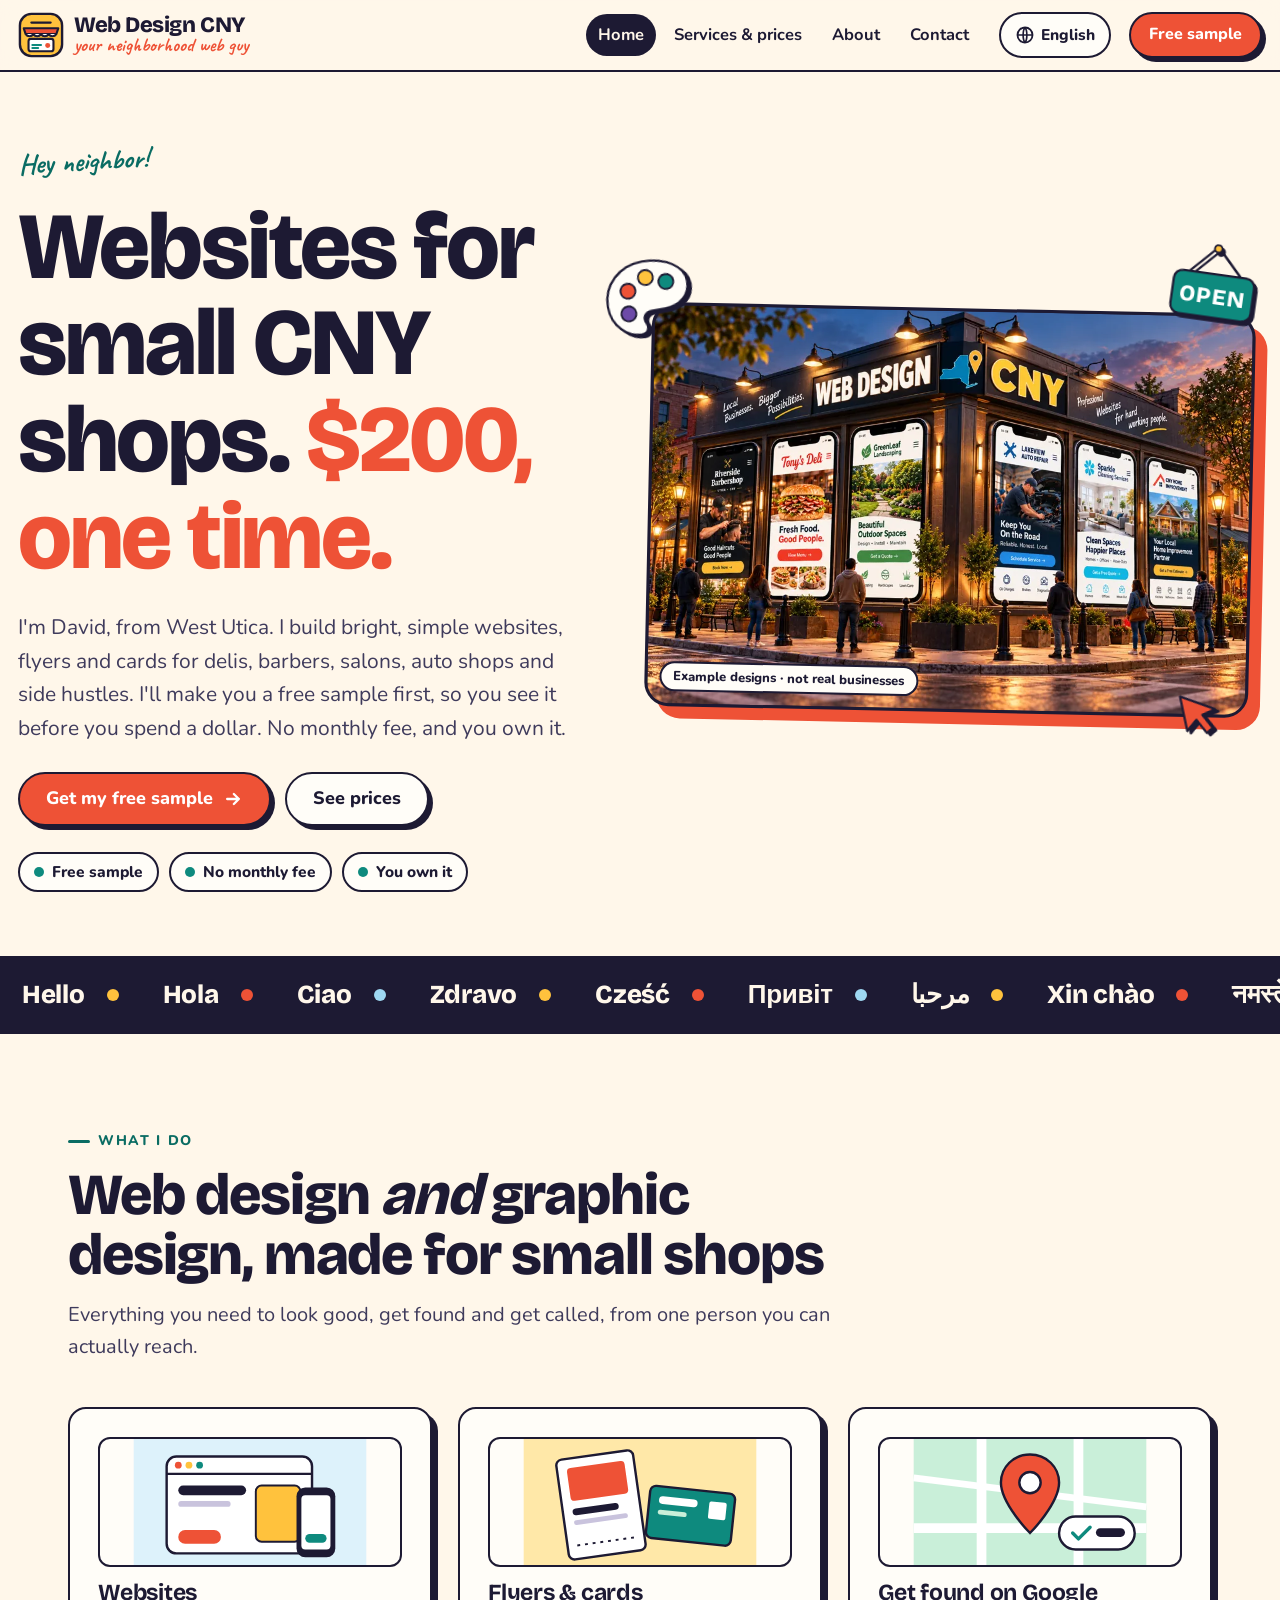
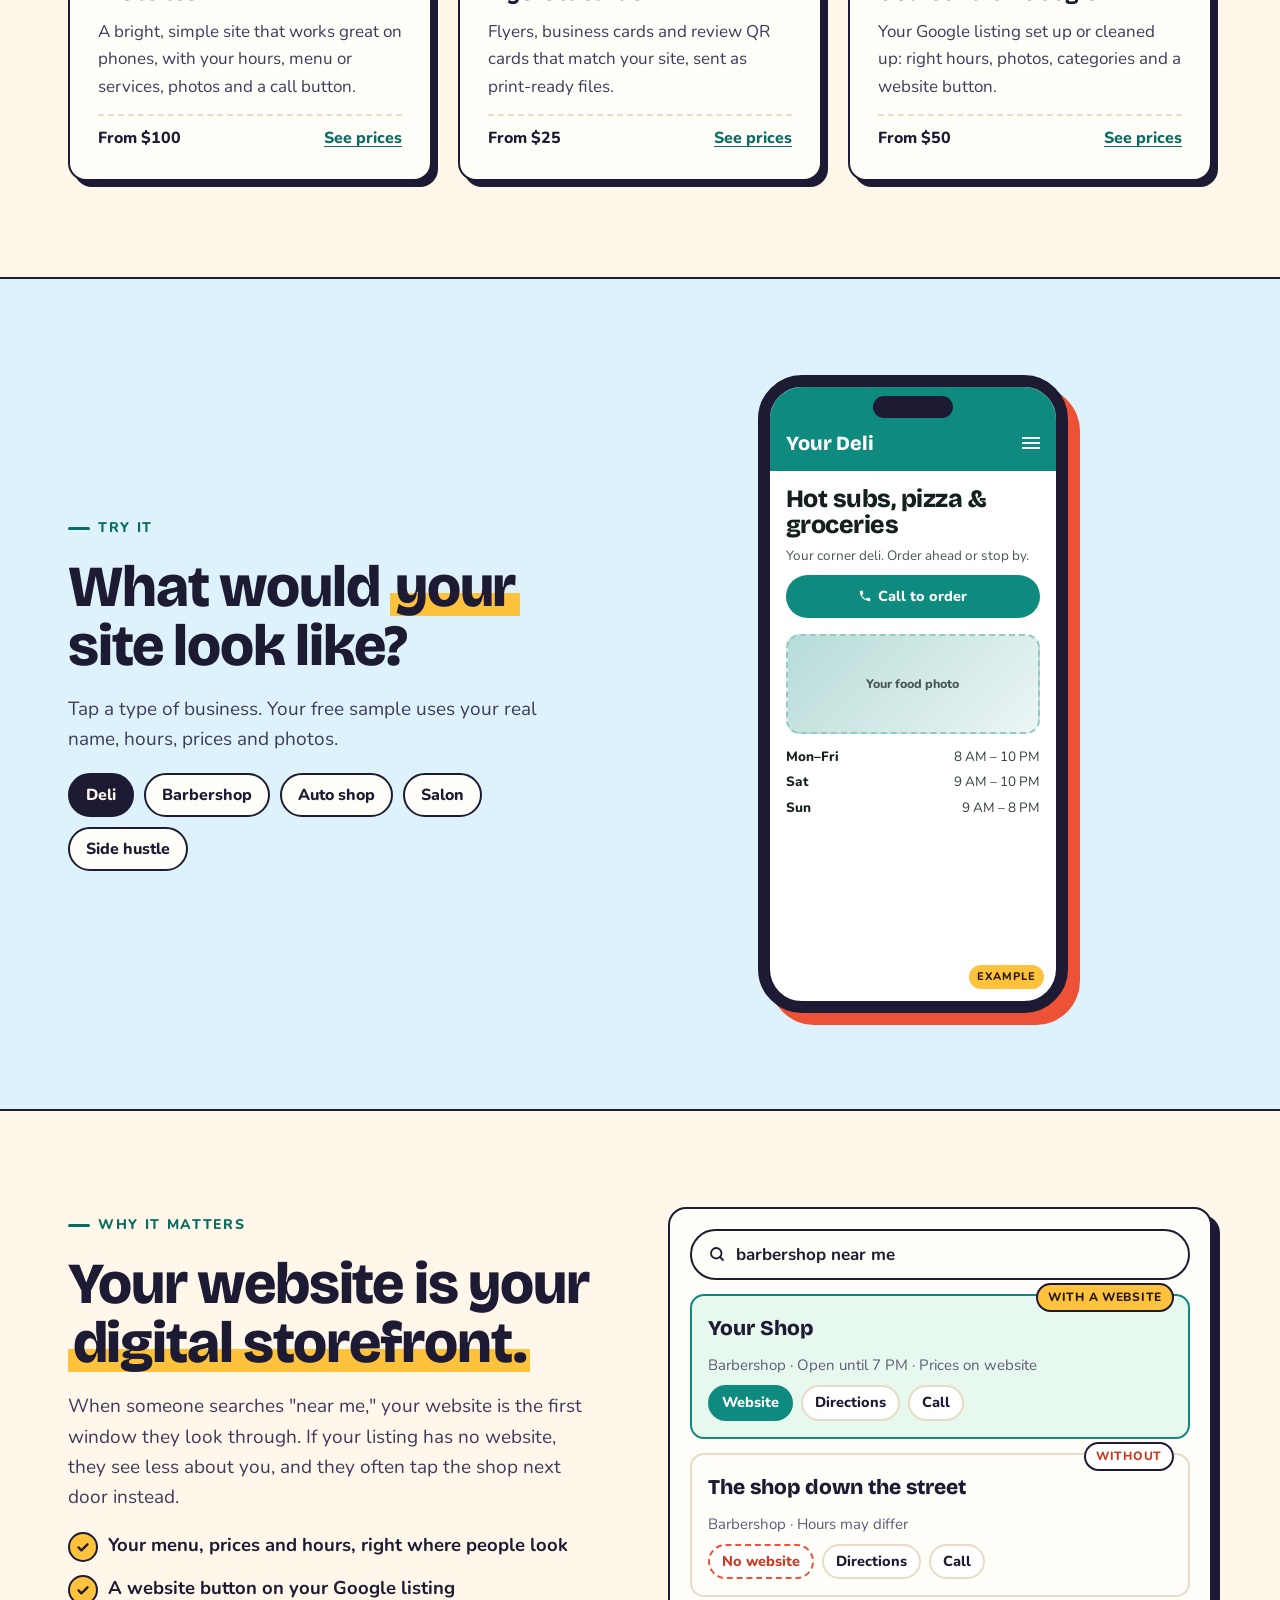
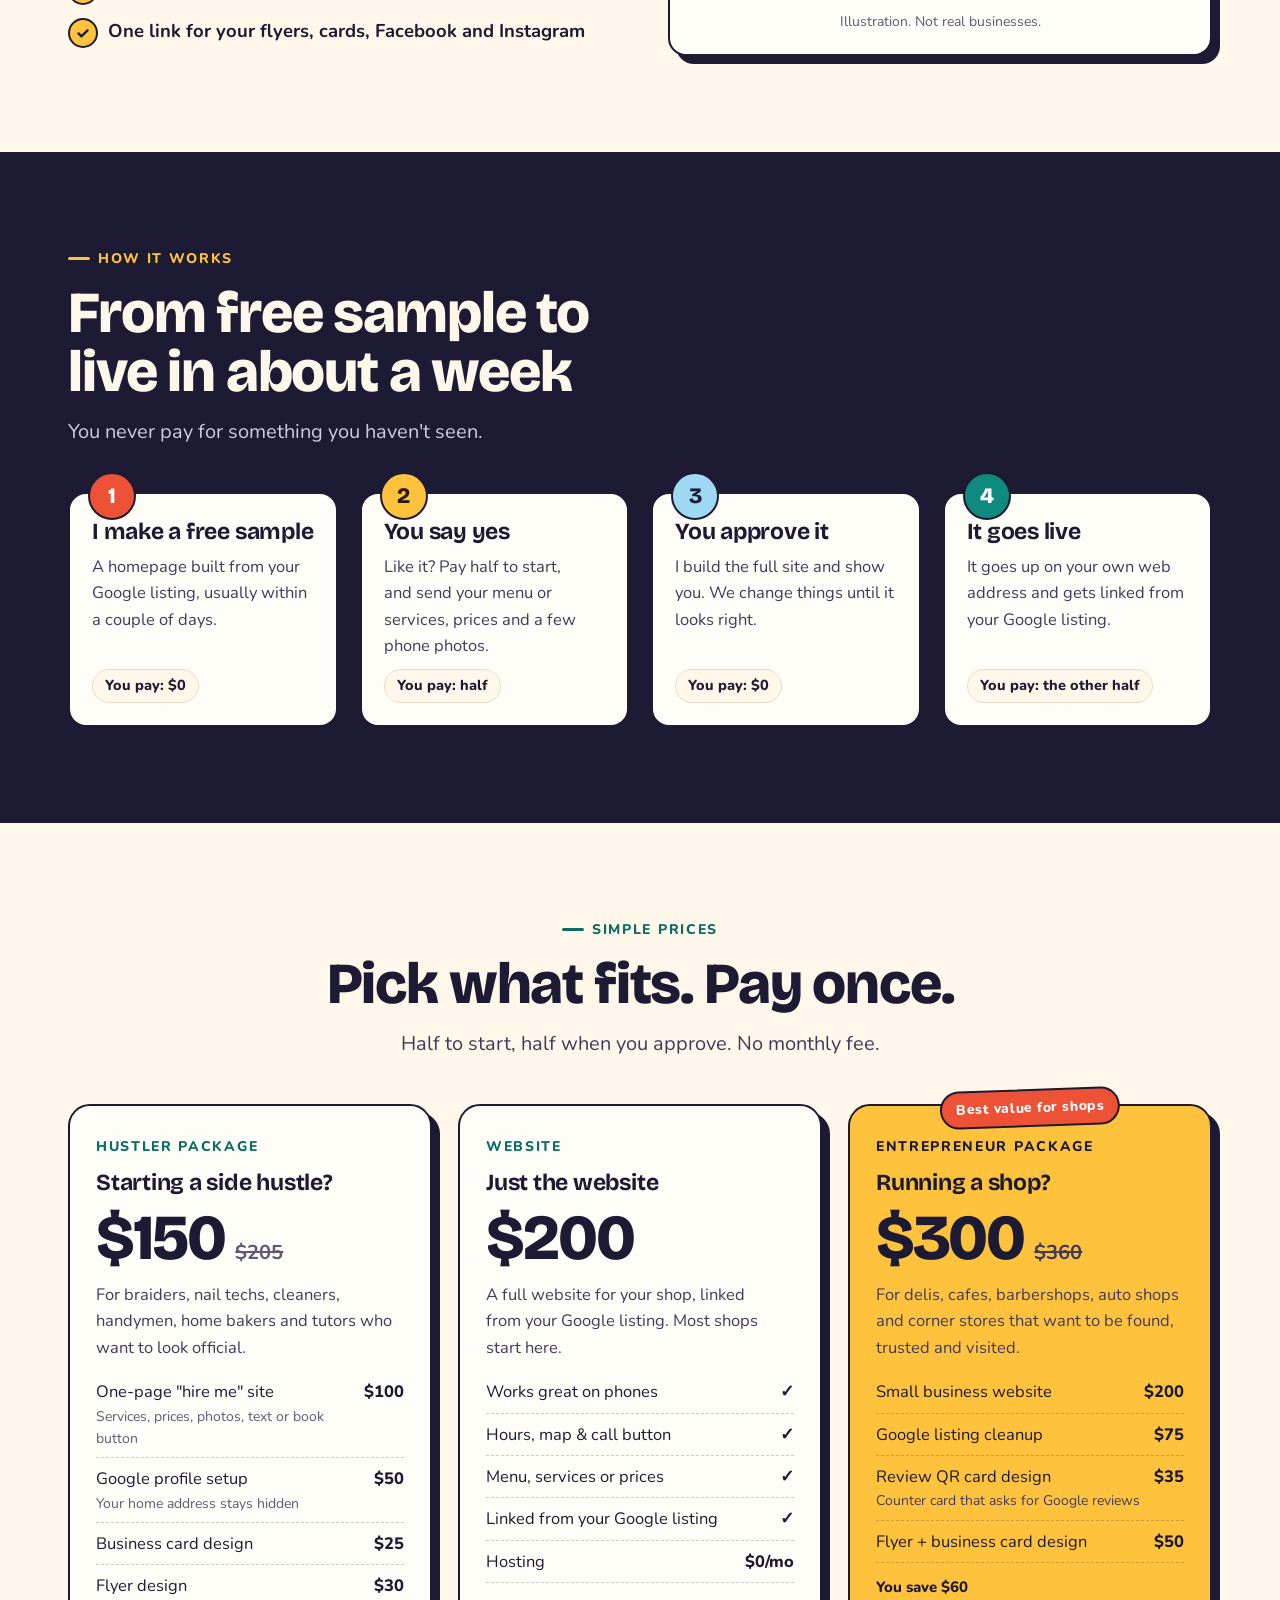
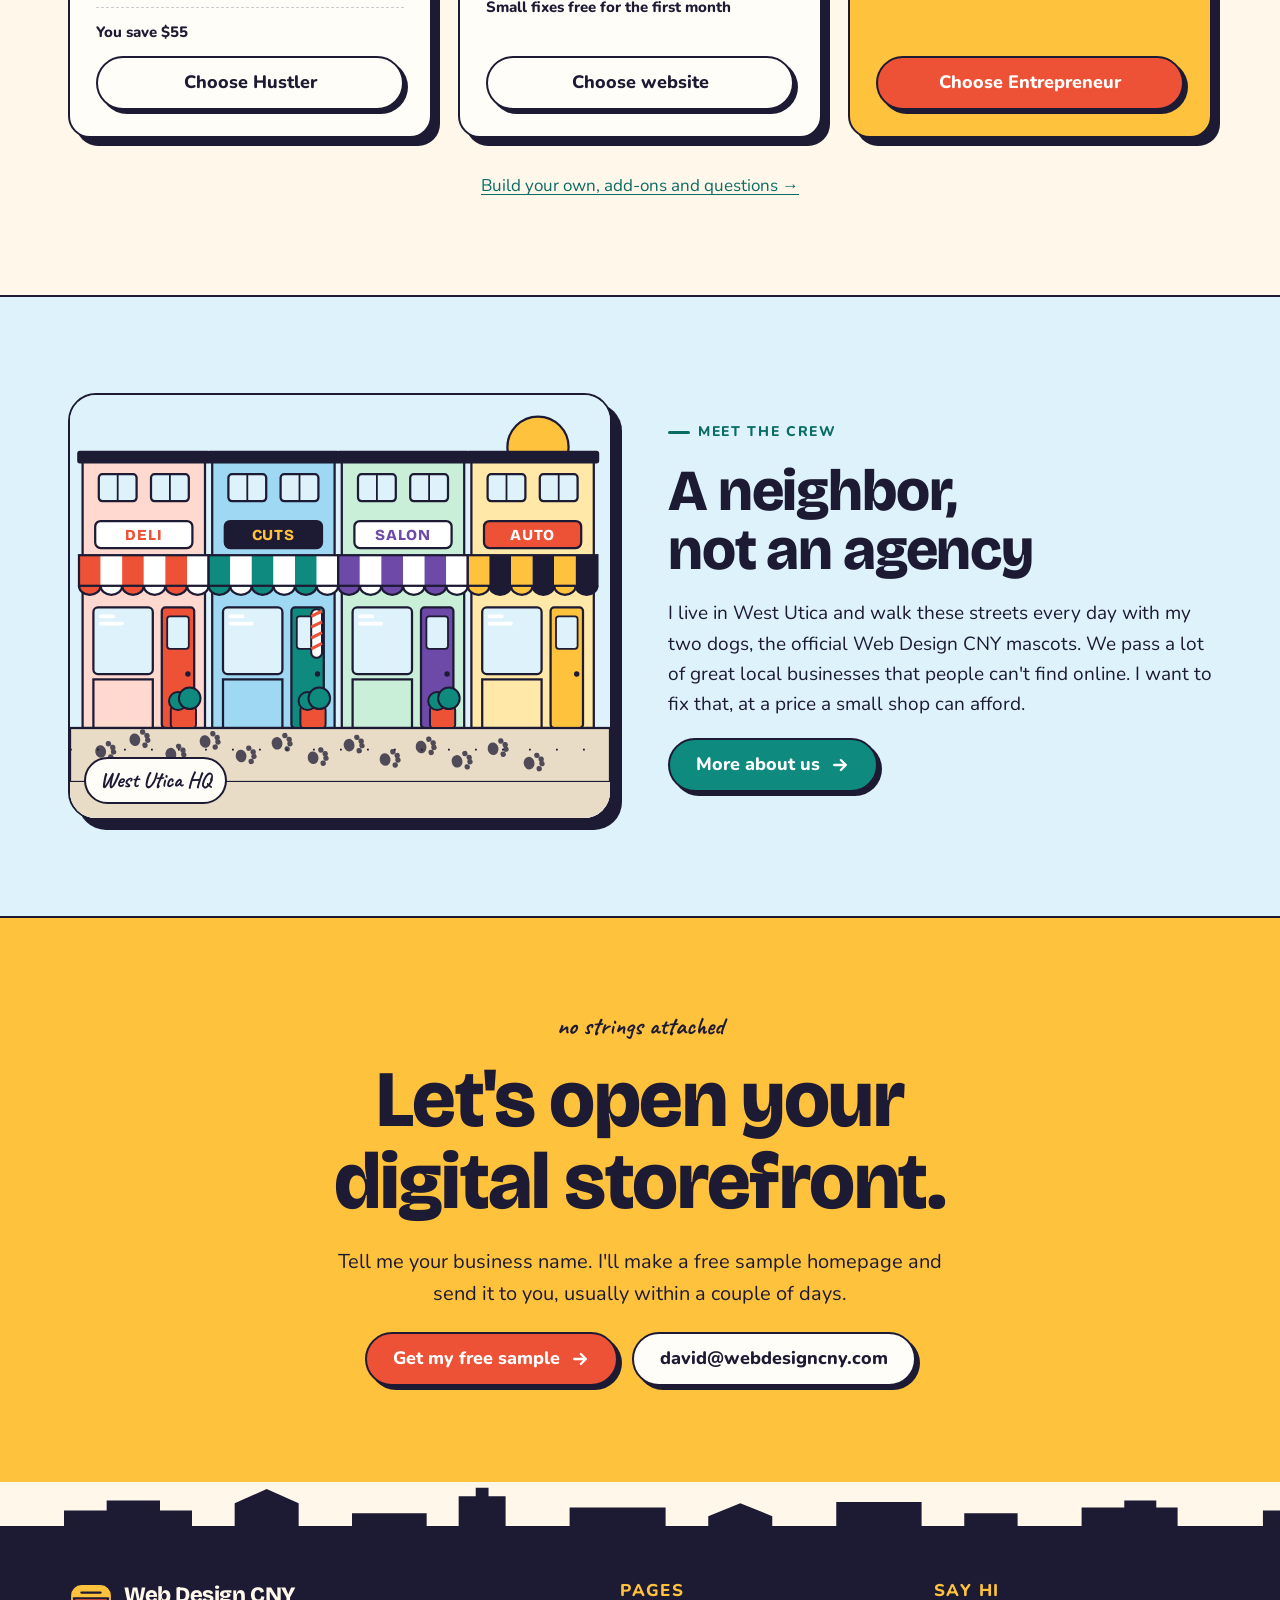
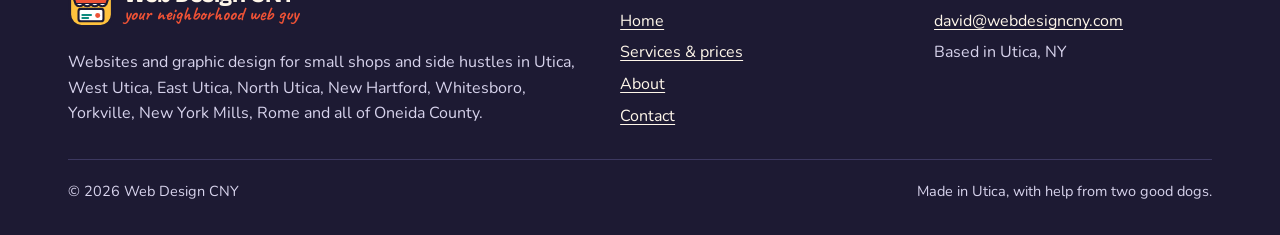
<file: index.html>
<!doctype html>
<html lang="en">
<head>
<meta charset="utf-8">
<meta name="viewport" content="width=device-width,initial-scale=1,viewport-fit=cover">
<title>Web Design CNY · $200 websites for small businesses in Utica, NY</title>
<meta name="description" content="Your website is your digital storefront. Friendly, affordable websites and graphic design for small shops and side hustles in Utica and Central New York. Free sample first, flat prices, no monthly fee.">
<link rel="canonical" href="https://webdesigncny.com/">
<meta property="og:type" content="website">
<meta property="og:site_name" content="Web Design CNY">
<meta property="og:url" content="https://webdesigncny.com/">
<meta property="og:title" content="Web Design CNY · $200 websites for small businesses in Utica, NY">
<meta property="og:description" content="Your website is your digital storefront. Friendly, affordable websites and graphic design for small shops and side hustles in Utica and Central New York. Free sample first, flat prices, no monthly fee.">
<meta property="og:image" content="https://webdesigncny.com/og-image.png">
<meta property="og:image:width" content="1200">
<meta property="og:image:height" content="630">
<meta name="twitter:card" content="summary_large_image">
<meta name="theme-color" content="#FFC23D">
<link rel="icon" href="favicon.svg" type="image/svg+xml">
<link rel="apple-touch-icon" href="apple-touch-icon.png">
<link rel="preconnect" href="https://fonts.googleapis.com"><link rel="preconnect" href="https://fonts.gstatic.com" crossorigin><link rel="stylesheet" href="https://fonts.googleapis.com/css2?family=Bricolage+Grotesque:opsz,wght@12..96,500..800&family=Nunito:wght@400;600;700;800&family=Caveat:wght@700&display=swap">
<link rel="stylesheet" href="assets/style.css">
<script>document.documentElement.classList.add("js")</script>
<script type="application/ld+json">{"@context": "https://schema.org", "@type": "ProfessionalService", "@id": "https://webdesigncny.com/#business", "name": "Web Design CNY", "url": "https://webdesigncny.com/", "email": "david@webdesigncny.com", "image": "https://webdesigncny.com/og-image.png", "logo": "https://webdesigncny.com/apple-touch-icon.png", "description": "Friendly, affordable websites and graphic design for small shops and side hustles in Utica and Central New York. Free sample first, flat prices, no monthly fee.", "priceRange": "$100-$300", "address": {"@type": "PostalAddress", "addressLocality": "Utica", "addressRegion": "NY", "addressCountry": "US"}, "areaServed": [{"@type": "City", "name": "Utica, NY"}, {"@type": "City", "name": "Rome, NY"}, {"@type": "City", "name": "New Hartford, NY"}, {"@type": "City", "name": "Whitesboro, NY"}, {"@type": "City", "name": "Yorkville, NY"}, {"@type": "City", "name": "New York Mills, NY"}, {"@type": "AdministrativeArea", "name": "Oneida County, NY"}, {"@type": "AdministrativeArea", "name": "Central New York"}], "knowsLanguage": ["en", "es"], "hasOfferCatalog": {"@type": "OfferCatalog", "name": "Websites and small business design", "itemListElement": [{"@type": "Offer", "name": "Small business website", "price": "200", "priceCurrency": "USD"}, {"@type": "Offer", "name": "Hustler package: one-page site, Google profile, business card and flyer design", "price": "150", "priceCurrency": "USD"}, {"@type": "Offer", "name": "Entrepreneur package: website, Google listing cleanup, review QR card, flyer and business card design", "price": "300", "priceCurrency": "USD"}, {"@type": "Offer", "name": "Flyer design", "price": "30", "priceCurrency": "USD"}, {"@type": "Offer", "name": "Business card design", "price": "25", "priceCurrency": "USD"}]}}</script>
</head>
<body>
<a class="skip" href="#main" data-i18n="c.skip">Skip to content</a>
<header class="top">
  <div class="wrap">
    <a class="logo" href="./" aria-label="Web Design CNY, home"><svg viewBox="0 0 48 48" aria-hidden="true"><rect x="2" y="2" width="44" height="44" rx="12" fill="#FFC23D" stroke="#1D1A33" stroke-width="2.5"/><path d="M6 17h36l-2 6H8z" fill="#EE5236" stroke="#1D1A33" stroke-width="2.2" stroke-linejoin="round"/><path d="M8 23c2 3 6 3 8 0 2 3 6 3 8 0 2 3 6 3 8 0 2 3 6 3 8 0" fill="#fff" stroke="#1D1A33" stroke-width="2.2" stroke-linejoin="round"/><rect x="11" y="28" width="26" height="13" rx="2.5" fill="#fff" stroke="#1D1A33" stroke-width="2.2"/><path d="M15 34.5h9M15 37.5h6" stroke="#0E8A7E" stroke-width="2.2" stroke-linecap="round"/><circle cx="31" cy="35" r="2.6" fill="#EE5236"/><path d="M14 11h20" stroke="#1D1A33" stroke-width="2.4" stroke-linecap="round"/></svg><span class="w"><b>Web Design CNY</b><small data-i18n="c.tag">your neighborhood web guy</small></span></a>
    <nav class="nav" id="nav" aria-label="Main">
      <a class="txt" href="./" aria-current="page" data-i18n="n.home">Home</a>
      <a class="txt" href="services.html" data-i18n="n.services">Services &amp; prices</a>
      <a class="txt" href="about.html" data-i18n="n.about">About</a>
      <a class="txt" href="contact.html" data-i18n="n.contact">Contact</a>
    </nav>
    <div class="lang" id="lang">
      <button class="lang-btn" type="button" aria-haspopup="true" aria-expanded="false" aria-label="Language / Idioma"><svg width="20" height="20" viewBox="0 0 24 24" aria-hidden="true"><circle cx="12" cy="12" r="9" fill="none" stroke="currentColor" stroke-width="2.2"/><path d="M3 12h18M12 3c3 3.5 3 14.5 0 18M12 3c-3 3.5-3 14.5 0 18" fill="none" stroke="currentColor" stroke-width="2"/></svg><span class="lname">English</span></button>
      <div class="lang-menu" role="menu"></div>
    </div>
    <a class="btn btn-red hdr-cta" href="contact.html" data-i18n="c.hdrcta">Free sample</a>
    <button class="menu-btn" type="button" aria-controls="nav" aria-expanded="false" aria-label="Menu"><svg width="22" height="22" viewBox="0 0 24 24" aria-hidden="true"><path d="M4 7h16M4 12h16M4 17h16" stroke="currentColor" stroke-width="2.6" stroke-linecap="round"/></svg></button>
  </div>
</header>
<main id="main">

  <section class="hero">
    <div class="wrap">
      <div class="hero-copy">
        <span class="hand-note" data-i18n="home.hand">Hey neighbor!</span>
        <h1 data-i18n="home.h1">Websites for small CNY shops. <span class="accent">$200, one time.</span></h1>
        <p class="lede" data-i18n="home.lede2">I'm David, from West Utica. I build bright, simple websites, flyers and cards for delis, barbers, salons, auto shops and side hustles. I'll make you a free sample first, so you see it before you spend a dollar. No monthly fee, and you own it.</p>
        <div class="cta">
          <a class="btn btn-red" href="contact.html"><span data-i18n="c.cta">Get my free sample</span><svg width="20" height="20" viewBox="0 0 24 24" aria-hidden="true"><path d="M5 12h14M13 6l6 6-6 6" fill="none" stroke="currentColor" stroke-width="2.8" stroke-linecap="round" stroke-linejoin="round"/></svg></a>
          <a class="btn" href="services.html" data-i18n="home.seeprices">See prices</a>
        </div>
        <ul class="assure">
          <li><i></i><span data-i18n="as.1">Free sample</span></li>
          <li><i></i><span data-i18n="as.2">No monthly fee</span></li>
          <li><i></i><span data-i18n="as.3">You own it</span></li>
        </ul>
      </div>
      <div class="scene showcase" id="scene">
        <figure class="shot">
          <img src="assets/showcase-960.webp" srcset="assets/showcase-960.webp 960w, assets/showcase.webp 1536w" sizes="(max-width: 1040px) 100vw, 640px" width="1536" height="1024" alt="Illustration of a Web Design CNY storefront at dusk, with giant phone screens showing example websites for a barbershop, deli, landscaper, auto shop, cleaning service and home improvement company" fetchpriority="high">
          <figcaption data-i18n="home.shot.cap">Example designs · not real businesses</figcaption>
        </figure>
        <div class="sticker" style="top:-7%;left:-5%;--rot:-10deg;--dy:-160px;--spin:-40deg;--d:0s" aria-hidden="true"><svg width="118" height="118" viewBox="0 0 118 118"><path d="M59 4C28 4 4 27 4 56c0 27 20 44 38 44 10 0 12-8 9-14-4-8 1-15 10-15h18c20 0 35-12 35-31C114 20 90 4 59 4z" fill="#FFFDF8" stroke="#1D1A33" stroke-width="3"/><circle cx="34" cy="40" r="10" fill="#EE5236" stroke="#1D1A33" stroke-width="2.5"/><circle cx="60" cy="26" r="10" fill="#FFC23D" stroke="#1D1A33" stroke-width="2.5"/><circle cx="86" cy="36" r="10" fill="#0E8A7E" stroke="#1D1A33" stroke-width="2.5"/><circle cx="30" cy="70" r="10" fill="#6D4AA8" stroke="#1D1A33" stroke-width="2.5"/></svg></div><div class="sticker" style="top:-9%;right:-4%;--rot:8deg;--dy:-200px;--spin:90deg;--d:.7s" aria-hidden="true"><svg width="120" height="104" viewBox="0 0 120 104"><path d="M60 4L22 44M60 4l38 40" stroke="#1D1A33" stroke-width="3" fill="none"/><circle cx="60" cy="6" r="5" fill="#FFC23D" stroke="#1D1A33" stroke-width="2.5"/><rect x="6" y="40" width="108" height="58" rx="12" fill="#0E8A7E" stroke="#1D1A33" stroke-width="3"/><text x="60" y="80" text-anchor="middle" font-family="Bricolage Grotesque, Arial, sans-serif" font-weight="800" font-size="30" fill="#fff" letter-spacing="2">OPEN</text></svg></div><div class="sticker" style="bottom:-4%;right:4%;--rot:-12deg;--dy:-240px;--spin:-30deg;--d:1.3s" aria-hidden="true"><svg width="56" height="64" viewBox="0 0 56 64"><path d="M6 4l42 26-18 4 10 20-9 5-10-20-15 12z" fill="#EE5236" stroke="#1D1A33" stroke-width="3" stroke-linejoin="round"/></svg></div>
      </div>
    </div>
  </section>

  <div class="marquee" aria-label="Hello in many of the languages spoken in Utica"><div class="track"><span lang="und">Hello</span><span lang="und">Hola</span><span lang="und">Ciao</span><span lang="und">Zdravo</span><span lang="und">Cześć</span><span lang="und">Привіт</span><span lang="und">مرحبا</span><span lang="und">Xin chào</span><span lang="und">नमस्ते</span><span lang="und">မင်္ဂလာပါ</span><span lang="und">Bonjour</span><span lang="und">Jambo</span><span lang="und">Hello</span><span lang="und">Hola</span><span lang="und">Ciao</span><span lang="und">Zdravo</span><span lang="und">Cześć</span><span lang="und">Привіт</span><span lang="und">مرحبا</span><span lang="und">Xin chào</span><span lang="und">नमस्ते</span><span lang="und">မင်္ဂလာပါ</span><span lang="und">Bonjour</span><span lang="und">Jambo</span></div></div>

  <section>
    <div class="wrap">
      <div class="head reveal">
        <span class="kicker" data-i18n="home.what.k">What I do</span>
        <h2 data-i18n="home.what.h">Web design <em>and</em> graphic design, made for small shops</h2>
        <p data-i18n="home.what.p">Everything you need to look good, get found and get called, from one person you can actually reach.</p>
      </div>
      <div class="svc-grid">
        <div class="svc reveal" style="--rd:0s">
          <div class="art"><svg viewBox="0 0 240 130" width="100%" height="100%" aria-hidden="true"><rect width="240" height="130" fill="#DDF2FB"/><rect x="34" y="18" width="150" height="100" rx="10" fill="#fff" stroke="#1D1A33" stroke-width="2.5"/><path d="M34 36h150" stroke="#1D1A33" stroke-width="2.5"/><circle cx="46" cy="27" r="3.5" fill="#EE5236"/><circle cx="57" cy="27" r="3.5" fill="#FFC23D"/><circle cx="68" cy="27" r="3.5" fill="#0E8A7E"/><rect x="46" y="48" width="70" height="10" rx="5" fill="#1D1A33"/><rect x="46" y="64" width="54" height="6" rx="3" fill="#C9C3DD"/><rect x="46" y="94" width="44" height="14" rx="7" fill="#EE5236"/><rect x="126" y="48" width="46" height="58" rx="6" fill="#FFC23D" stroke="#1D1A33" stroke-width="2"/><rect x="168" y="50" width="40" height="72" rx="9" fill="#1D1A33"/><rect x="173" y="58" width="30" height="56" rx="4" fill="#fff"/><rect x="177" y="98" width="22" height="9" rx="4.5" fill="#0E8A7E"/></svg></div>
          <h3 data-i18n="svc.web.h">Websites</h3>
          <p data-i18n="svc.web.p">A bright, simple site that works great on phones, with your hours, menu or services, photos and a call button.</p>
          <div class="from"><span data-i18n="svc.web.f">From $100</span><a href="services.html" data-i18n="home.svc.more">See prices</a></div>
        </div>
        <div class="svc reveal" style="--rd:0.12s">
          <div class="art"><svg viewBox="0 0 240 130" width="100%" height="100%" aria-hidden="true"><rect width="240" height="130" fill="#FFE8A8"/><g transform="rotate(-8 80 70)"><rect x="40" y="16" width="80" height="104" rx="6" fill="#fff" stroke="#1D1A33" stroke-width="2.5"/><rect x="50" y="26" width="60" height="34" rx="4" fill="#EE5236"/><rect x="50" y="68" width="48" height="7" rx="3.5" fill="#1D1A33"/><rect x="50" y="80" width="56" height="5" rx="2.5" fill="#C9C3DD"/><path d="M50 106h60" stroke="#1D1A33" stroke-width="2" stroke-dasharray="3 5"/></g><g transform="rotate(6 170 80)"><rect x="128" y="52" width="88" height="54" rx="6" fill="#0E8A7E" stroke="#1D1A33" stroke-width="2.5"/><rect x="138" y="62" width="40" height="8" rx="4" fill="#fff"/><rect x="138" y="76" width="30" height="5" rx="2.5" fill="#C9EFD9"/><rect x="190" y="62" width="18" height="18" rx="2" fill="#fff"/></g></svg></div>
          <h3 data-i18n="svc.print.h">Flyers &amp; cards</h3>
          <p data-i18n="svc.print.p">Flyers, business cards and review QR cards that match your site, sent as print-ready files.</p>
          <div class="from"><span data-i18n="svc.print.f">From $25</span><a href="services.html" data-i18n="home.svc.more">See prices</a></div>
        </div>
        <div class="svc reveal" style="--rd:0.24s">
          <div class="art"><svg viewBox="0 0 240 130" width="100%" height="100%" aria-hidden="true"><rect width="240" height="130" fill="#C9EFD9"/><path d="M0 92h240M70 0v130M170 0v130" stroke="#fff" stroke-width="10"/><path d="M0 40 L240 70" stroke="#fff" stroke-width="7"/><path d="M120 16c-17 0-30 13-30 29 0 22 30 52 30 52s30-30 30-52c0-16-13-29-30-29z" fill="#EE5236" stroke="#1D1A33" stroke-width="2.5"/><circle cx="120" cy="45" r="11" fill="#fff" stroke="#1D1A33" stroke-width="2.5"/><rect x="150" y="80" width="78" height="34" rx="17" fill="#fff" stroke="#1D1A33" stroke-width="2.5"/><path d="M164 97l6 6 12-12" stroke="#0E8A7E" stroke-width="3.5" fill="none" stroke-linecap="round" stroke-linejoin="round"/><rect x="188" y="92" width="30" height="9" rx="4.5" fill="#1D1A33"/></svg></div>
          <h3 data-i18n="svc.google.h">Get found on Google</h3>
          <p data-i18n="svc.google.p">Your Google listing set up or cleaned up: right hours, photos, categories and a website button.</p>
          <div class="from"><span data-i18n="svc.google.f">From $50</span><a href="services.html" data-i18n="home.svc.more">See prices</a></div>
        </div>
      </div>
    </div>
  </section>

  <section class="band-sky edge-top edge-bot">
    <div class="wrap demo-wrap">
      <div class="stack reveal">
        <span class="kicker" data-i18n="home.demo.k">Try it</span>
        <h2 data-i18n="home.demo.h">What would <span class="hl">your</span> site look like?</h2>
        <p class="lede" data-i18n="home.demo.p">Tap a type of business. Your free sample uses your real name, hours, prices and photos.</p>
        <div class="chips" role="group" aria-label="Business type"><button class="chip" type="button" data-kind="deli" aria-pressed="true" data-i18n="k.deli">Deli</button><button class="chip" type="button" data-kind="barber" aria-pressed="false" data-i18n="k.barber">Barbershop</button><button class="chip" type="button" data-kind="auto" aria-pressed="false" data-i18n="k.auto">Auto shop</button><button class="chip" type="button" data-kind="salon" aria-pressed="false" data-i18n="k.salon">Salon</button><button class="chip" type="button" data-kind="hustle" aria-pressed="false" data-i18n="k.hustle">Side hustle</button></div>
      </div>
      <div class="demo reveal" style="--rd:.15s"><div class="phone" id="phone" role="img" aria-label="Example small business website on a phone">
          <div class="tag" data-i18n="k.tag">Example</div>
          <div class="p-nav swap"><span data-f="name">Your Deli</span><i></i></div>
          <div class="p-hero swap">
            <strong data-f="head">Hot subs, pizza &amp; groceries</strong>
            <small data-f="sub">Your corner deli. Order ahead or stop by.</small>
            <div class="p-btn"><svg width="14" height="14" viewBox="0 0 24 24" fill="currentColor" aria-hidden="true"><path d="M6.6 10.8a15.1 15.1 0 006.6 6.6l2.2-2.2a1 1 0 011-.25 11.4 11.4 0 003.6.57 1 1 0 011 1V20a1 1 0 01-1 1A17 17 0 013 4a1 1 0 011-1h3.5a1 1 0 011 1c0 1.25.2 2.45.57 3.57a1 1 0 01-.25 1z"/></svg><span data-f="btn">Call to order</span></div>
          </div>
          <div class="p-photo swap" data-f="photo">Your food photo</div>
          <div class="p-rows swap" data-f="rows"><b>Mon–Fri</b><span>8 AM – 10 PM</span><b>Sat</b><span>9 AM – 10 PM</span><b>Sun</b><span>9 AM – 8 PM</span></div>
        </div></div>
    </div>
  </section>

  <section>
    <div class="wrap why-grid">
      <div class="stack reveal">
        <span class="kicker" data-i18n="why.k">Why it matters</span>
        <h2 data-i18n="why.h2">Your website is your <span class="hl">digital storefront.</span></h2>
        <p class="lede" data-i18n="why.p2">When someone searches "near me," your website is the first window they look through. If your listing has no website, they see less about you, and they often tap the shop next door instead.</p>
        <ul class="ticks"><li data-i18n="why.t1">Your menu, prices and hours, right where people look</li><li data-i18n="why.t2">A website button on your Google listing</li><li data-i18n="why.t3">One link for your flyers, cards, Facebook and Instagram</li></ul>
      </div>
      <div class="serp reveal" style="--rd:.15s" role="img" aria-label="Illustration of two search results: one shop has a website, the other does not">
        <div class="q"><svg width="18" height="18" viewBox="0 0 24 24" fill="none" aria-hidden="true"><circle cx="11" cy="11" r="7" stroke="currentColor" stroke-width="2.4"/><path d="M20 20l-4-4" stroke="currentColor" stroke-width="2.4" stroke-linecap="round"/></svg><span data-i18n="serp.q">barbershop near me</span></div>
        <div class="res good"><span class="flag" data-i18n="serp.g">With a website</span><div class="nm" data-i18n="serp.n1">Your Shop</div><div class="meta" data-i18n="serp.m1">Barbershop · Open until 7 PM · Prices on website</div><div class="acts"><span class="web" data-i18n="serp.web">Website</span><span data-i18n="serp.dir">Directions</span><span data-i18n="serp.call">Call</span></div></div>
        <div class="res bad"><span class="flag" data-i18n="serp.b">Without</span><div class="nm" data-i18n="serp.n2">The shop down the street</div><div class="meta" data-i18n="serp.m2">Barbershop · Hours may differ</div><div class="acts"><span class="none" data-i18n="serp.none">No website</span><span data-i18n="serp.dir">Directions</span><span data-i18n="serp.call">Call</span></div></div>
        <div class="note" data-i18n="serp.note">Illustration. Not real businesses.</div>
      </div>
    </div>
  </section>

  <section class="band-ink">
    <div class="wrap">
      <div class="head reveal">
        <span class="kicker" data-i18n="how.k">How it works</span>
        <h2 data-i18n="how.h">From free sample to live in about a week</h2>
        <p data-i18n="how.p">You never pay for something you haven't seen.</p>
      </div>
      <ol class="steps" style="color:var(--ink)">
        <li class="reveal"><h3 data-i18n="st.1h">I make a free sample</h3><p data-i18n="st.1p">A homepage built from your Google listing, usually within a couple of days.</p><span class="pay" data-i18n="st.1$">You pay: $0</span></li>
        <li class="reveal" style="--rd:.1s"><h3 data-i18n="st.2h">You say yes</h3><p data-i18n="st.2p">Like it? Pay half to start, and send your menu or services, prices and a few phone photos.</p><span class="pay" data-i18n="st.2$">You pay: half</span></li>
        <li class="reveal" style="--rd:.2s"><h3 data-i18n="st.3h">You approve it</h3><p data-i18n="st.3p">I build the full site and show you. We change things until it looks right.</p><span class="pay" data-i18n="st.3$">You pay: $0</span></li>
        <li class="reveal" style="--rd:.3s"><h3 data-i18n="st.4h">It goes live</h3><p data-i18n="st.4p">It goes up on your own web address and gets linked from your Google listing.</p><span class="pay" data-i18n="st.4$">You pay: the other half</span></li>
      </ol>
    </div>
  </section>

  <section>
    <div class="wrap">
      <div class="head center reveal">
        <span class="kicker" data-i18n="pr.k">Simple prices</span>
        <h2 data-i18n="pr.h">Pick what fits. Pay once.</h2>
        <p data-i18n="pr.p">Half to start, half when you approve. No monthly fee.</p>
      </div>
      <div class="plans">
        <div class="plan  reveal">
          <span class="tier" data-i18n="pl.h.tier">Hustler package</span>
          <h3 data-i18n="pl.h.h">Starting a side hustle?</h3>
          <div class="price"><b>$150</b><s>$205</s></div>
          <p class="who" data-i18n="pl.h.who">For braiders, nail techs, cleaners, handymen, home bakers and tutors who want to look official.</p>
          <ul><li><span><span data-i18n="pl.h.1">One-page "hire me" site</span><small data-i18n="pl.h.1.n">Services, prices, photos, text or book button</small></span><span>$100</span></li><li><span><span data-i18n="pl.h.2">Google profile setup</span><small data-i18n="pl.h.2.n">Your home address stays hidden</small></span><span>$50</span></li><li><span><span data-i18n="pl.h.3">Business card design</span></span><span>$25</span></li><li><span><span data-i18n="pl.h.4">Flyer design</span></span><span>$30</span></li></ul>
          <span class="save" data-i18n="pl.h.save">You save $55</span>
          <a class="btn " href="contact.html?plan=hustler" data-i18n="pl.h.btn">Choose Hustler</a>
        </div>
        <div class="plan  reveal">
          <span class="tier" data-i18n="pl.w.tier">Website</span>
          <h3 data-i18n="pl.w.h">Just the website</h3>
          <div class="price"><b>$200</b></div>
          <p class="who" data-i18n="pl.w.who">A full website for your shop, linked from your Google listing. Most shops start here.</p>
          <ul><li><span><span data-i18n="pl.w.1">Works great on phones</span></span><span>✓</span></li><li><span><span data-i18n="pl.w.2">Hours, map &amp; call button</span></span><span>✓</span></li><li><span><span data-i18n="pl.w.3">Menu, services or prices</span></span><span>✓</span></li><li><span><span data-i18n="pl.w.4">Linked from your Google listing</span></span><span>✓</span></li><li><span><span data-i18n="pl.w.5">Hosting</span></span><span>$0/mo</span></li></ul>
          <span class="save" data-i18n="pl.w.save">Small fixes free for the first month</span>
          <a class="btn " href="contact.html?plan=website" data-i18n="pl.w.btn">Choose website</a>
        </div>
        <div class="plan star reveal"><span class="ribbon" data-i18n="pl.rib">Best value for shops</span>
          <span class="tier" data-i18n="pl.e.tier">Entrepreneur package</span>
          <h3 data-i18n="pl.e.h">Running a shop?</h3>
          <div class="price"><b>$300</b><s>$360</s></div>
          <p class="who" data-i18n="pl.e.who">For delis, cafes, barbershops, auto shops and corner stores that want to be found, trusted and visited.</p>
          <ul><li><span><span data-i18n="pl.e.1">Small business website</span></span><span>$200</span></li><li><span><span data-i18n="pl.e.2">Google listing cleanup</span></span><span>$75</span></li><li><span><span data-i18n="pl.e.3">Review QR card design</span><small data-i18n="pl.e.3.n">Counter card that asks for Google reviews</small></span><span>$35</span></li><li><span><span data-i18n="pl.e.4">Flyer + business card design</span></span><span>$50</span></li></ul>
          <span class="save" data-i18n="pl.e.save">You save $60</span>
          <a class="btn btn-red" href="contact.html?plan=entrepreneur" data-i18n="pl.e.btn">Choose Entrepreneur</a>
        </div>
      </div>
      <p class="plan-note" style="text-align:center;margin-inline:auto"><a href="services.html" data-i18n="pr.more">Build your own, add-ons and questions →</a></p>
    </div>
  </section>

  <section class="band-sky edge-top">
    <div class="wrap crew">
      <div class="crew-art reveal"><svg viewBox="0 0 600 470" role="img" aria-label="Illustration of a West Utica street with paw prints along the sidewalk"><rect width="600" height="470" fill="#DDF2FB"/><g transform="translate(0 10)"><circle cx="520" cy="48" r="34" fill="#FFC23D" stroke="#1D1A33" stroke-width="2.5"/><rect x="14" y="60" width="136" height="300" fill="#FFD9CF" stroke="#1D1A33" stroke-width="2.5"/><rect x="8" y="52" width="148" height="14" rx="3" fill="#1D1A33"/><rect x="32" y="78" width="42" height="30" rx="4" fill="#DDF2FB" stroke="#1D1A33" stroke-width="2.5"/><path d="M53 78v30" stroke="#1D1A33" stroke-width="2"/><rect x="90" y="78" width="42" height="30" rx="4" fill="#DDF2FB" stroke="#1D1A33" stroke-width="2.5"/><path d="M111 78v30" stroke="#1D1A33" stroke-width="2"/><rect x="10.0" y="168" width="24.0" height="34" fill="#EE5236"/><rect x="34.0" y="168" width="24.0" height="34" fill="#FFFFFF"/><rect x="58.0" y="168" width="24.0" height="34" fill="#EE5236"/><rect x="82.0" y="168" width="24.0" height="34" fill="#FFFFFF"/><rect x="106.0" y="168" width="24.0" height="34" fill="#EE5236"/><rect x="130.0" y="168" width="24.0" height="34" fill="#FFFFFF"/><path d="M10.0 202 a12.0 10.0 0 0 0 24.0 0" fill="#EE5236" stroke="#1D1A33" stroke-width="2.5"/><path d="M34.0 202 a12.0 10.0 0 0 0 24.0 0" fill="#FFFFFF" stroke="#1D1A33" stroke-width="2.5"/><path d="M58.0 202 a12.0 10.0 0 0 0 24.0 0" fill="#EE5236" stroke="#1D1A33" stroke-width="2.5"/><path d="M82.0 202 a12.0 10.0 0 0 0 24.0 0" fill="#FFFFFF" stroke="#1D1A33" stroke-width="2.5"/><path d="M106.0 202 a12.0 10.0 0 0 0 24.0 0" fill="#EE5236" stroke="#1D1A33" stroke-width="2.5"/><path d="M130.0 202 a12.0 10.0 0 0 0 24.0 0" fill="#FFFFFF" stroke="#1D1A33" stroke-width="2.5"/><rect x="10" y="168" width="144" height="34" fill="none" stroke="#1D1A33" stroke-width="2.5"/><rect x="28" y="130" width="108" height="30" rx="6" fill="#FFFFFF" stroke="#1D1A33" stroke-width="2.5"/><text x="82.0" y="151.5" text-anchor="middle" font-family="Bricolage Grotesque, Arial, sans-serif" font-weight="800" font-size="17" fill="#EE5236" letter-spacing="1">DELI</text><rect x="26" y="226" width="66" height="74" rx="5" fill="#DDF2FB" stroke="#1D1A33" stroke-width="2.5"/><path d="M34 236l14 -0M34 244l24 0" stroke="#fff" stroke-width="4" stroke-linecap="round"/><rect x="102" y="226" width="36" height="134" rx="4" fill="#EE5236" stroke="#1D1A33" stroke-width="2.5"/><rect x="108" y="236" width="24" height="36" rx="3" fill="#DDF2FB" stroke="#1D1A33" stroke-width="2"/><circle cx="131" cy="300" r="3" fill="#1D1A33"/><rect x="26" y="306" width="66" height="54" fill="#FFD9CF" stroke="#1D1A33" stroke-width="2.5"/><rect x="158" y="60" width="136" height="300" fill="#9ED8F2" stroke="#1D1A33" stroke-width="2.5"/><rect x="152" y="52" width="148" height="14" rx="3" fill="#1D1A33"/><rect x="176" y="78" width="42" height="30" rx="4" fill="#DDF2FB" stroke="#1D1A33" stroke-width="2.5"/><path d="M197 78v30" stroke="#1D1A33" stroke-width="2"/><rect x="234" y="78" width="42" height="30" rx="4" fill="#DDF2FB" stroke="#1D1A33" stroke-width="2.5"/><path d="M255 78v30" stroke="#1D1A33" stroke-width="2"/><rect x="154.0" y="168" width="24.0" height="34" fill="#0E8A7E"/><rect x="178.0" y="168" width="24.0" height="34" fill="#FFFFFF"/><rect x="202.0" y="168" width="24.0" height="34" fill="#0E8A7E"/><rect x="226.0" y="168" width="24.0" height="34" fill="#FFFFFF"/><rect x="250.0" y="168" width="24.0" height="34" fill="#0E8A7E"/><rect x="274.0" y="168" width="24.0" height="34" fill="#FFFFFF"/><path d="M154.0 202 a12.0 10.0 0 0 0 24.0 0" fill="#0E8A7E" stroke="#1D1A33" stroke-width="2.5"/><path d="M178.0 202 a12.0 10.0 0 0 0 24.0 0" fill="#FFFFFF" stroke="#1D1A33" stroke-width="2.5"/><path d="M202.0 202 a12.0 10.0 0 0 0 24.0 0" fill="#0E8A7E" stroke="#1D1A33" stroke-width="2.5"/><path d="M226.0 202 a12.0 10.0 0 0 0 24.0 0" fill="#FFFFFF" stroke="#1D1A33" stroke-width="2.5"/><path d="M250.0 202 a12.0 10.0 0 0 0 24.0 0" fill="#0E8A7E" stroke="#1D1A33" stroke-width="2.5"/><path d="M274.0 202 a12.0 10.0 0 0 0 24.0 0" fill="#FFFFFF" stroke="#1D1A33" stroke-width="2.5"/><rect x="154" y="168" width="144" height="34" fill="none" stroke="#1D1A33" stroke-width="2.5"/><rect x="172" y="130" width="108" height="30" rx="6" fill="#1D1A33" stroke="#1D1A33" stroke-width="2.5"/><text x="226.0" y="151.5" text-anchor="middle" font-family="Bricolage Grotesque, Arial, sans-serif" font-weight="800" font-size="17" fill="#FFC23D" letter-spacing="1">CUTS</text><rect x="170" y="226" width="66" height="74" rx="5" fill="#DDF2FB" stroke="#1D1A33" stroke-width="2.5"/><path d="M178 236l14 -0M178 244l24 0" stroke="#fff" stroke-width="4" stroke-linecap="round"/><rect x="246" y="226" width="36" height="134" rx="4" fill="#0E8A7E" stroke="#1D1A33" stroke-width="2.5"/><rect x="252" y="236" width="24" height="36" rx="3" fill="#DDF2FB" stroke="#1D1A33" stroke-width="2"/><circle cx="275" cy="300" r="3" fill="#1D1A33"/><rect x="170" y="306" width="66" height="54" fill="#9ED8F2" stroke="#1D1A33" stroke-width="2.5"/><rect x="268" y="228" width="12" height="54" rx="6" fill="#fff" stroke="#1D1A33" stroke-width="2.2"/><path d="M268 236l12 -6M268 248l12 -6M268 260l12 -6M268 272l12 -6" stroke="#EE5236" stroke-width="3.5"/><rect x="302" y="60" width="136" height="300" fill="#C9EFD9" stroke="#1D1A33" stroke-width="2.5"/><rect x="296" y="52" width="148" height="14" rx="3" fill="#1D1A33"/><rect x="320" y="78" width="42" height="30" rx="4" fill="#DDF2FB" stroke="#1D1A33" stroke-width="2.5"/><path d="M341 78v30" stroke="#1D1A33" stroke-width="2"/><rect x="378" y="78" width="42" height="30" rx="4" fill="#DDF2FB" stroke="#1D1A33" stroke-width="2.5"/><path d="M399 78v30" stroke="#1D1A33" stroke-width="2"/><rect x="298.0" y="168" width="24.0" height="34" fill="#6D4AA8"/><rect x="322.0" y="168" width="24.0" height="34" fill="#FFFFFF"/><rect x="346.0" y="168" width="24.0" height="34" fill="#6D4AA8"/><rect x="370.0" y="168" width="24.0" height="34" fill="#FFFFFF"/><rect x="394.0" y="168" width="24.0" height="34" fill="#6D4AA8"/><rect x="418.0" y="168" width="24.0" height="34" fill="#FFFFFF"/><path d="M298.0 202 a12.0 10.0 0 0 0 24.0 0" fill="#6D4AA8" stroke="#1D1A33" stroke-width="2.5"/><path d="M322.0 202 a12.0 10.0 0 0 0 24.0 0" fill="#FFFFFF" stroke="#1D1A33" stroke-width="2.5"/><path d="M346.0 202 a12.0 10.0 0 0 0 24.0 0" fill="#6D4AA8" stroke="#1D1A33" stroke-width="2.5"/><path d="M370.0 202 a12.0 10.0 0 0 0 24.0 0" fill="#FFFFFF" stroke="#1D1A33" stroke-width="2.5"/><path d="M394.0 202 a12.0 10.0 0 0 0 24.0 0" fill="#6D4AA8" stroke="#1D1A33" stroke-width="2.5"/><path d="M418.0 202 a12.0 10.0 0 0 0 24.0 0" fill="#FFFFFF" stroke="#1D1A33" stroke-width="2.5"/><rect x="298" y="168" width="144" height="34" fill="none" stroke="#1D1A33" stroke-width="2.5"/><rect x="316" y="130" width="108" height="30" rx="6" fill="#FFFFFF" stroke="#1D1A33" stroke-width="2.5"/><text x="370.0" y="151.5" text-anchor="middle" font-family="Bricolage Grotesque, Arial, sans-serif" font-weight="800" font-size="17" fill="#6D4AA8" letter-spacing="1">SALON</text><rect x="314" y="226" width="66" height="74" rx="5" fill="#DDF2FB" stroke="#1D1A33" stroke-width="2.5"/><path d="M322 236l14 -0M322 244l24 0" stroke="#fff" stroke-width="4" stroke-linecap="round"/><rect x="390" y="226" width="36" height="134" rx="4" fill="#6D4AA8" stroke="#1D1A33" stroke-width="2.5"/><rect x="396" y="236" width="24" height="36" rx="3" fill="#DDF2FB" stroke="#1D1A33" stroke-width="2"/><circle cx="419" cy="300" r="3" fill="#1D1A33"/><rect x="314" y="306" width="66" height="54" fill="#C9EFD9" stroke="#1D1A33" stroke-width="2.5"/><rect x="446" y="60" width="136" height="300" fill="#FFE8A8" stroke="#1D1A33" stroke-width="2.5"/><rect x="440" y="52" width="148" height="14" rx="3" fill="#1D1A33"/><rect x="464" y="78" width="42" height="30" rx="4" fill="#DDF2FB" stroke="#1D1A33" stroke-width="2.5"/><path d="M485 78v30" stroke="#1D1A33" stroke-width="2"/><rect x="522" y="78" width="42" height="30" rx="4" fill="#DDF2FB" stroke="#1D1A33" stroke-width="2.5"/><path d="M543 78v30" stroke="#1D1A33" stroke-width="2"/><rect x="442.0" y="168" width="24.0" height="34" fill="#FFC23D"/><rect x="466.0" y="168" width="24.0" height="34" fill="#1D1A33"/><rect x="490.0" y="168" width="24.0" height="34" fill="#FFC23D"/><rect x="514.0" y="168" width="24.0" height="34" fill="#1D1A33"/><rect x="538.0" y="168" width="24.0" height="34" fill="#FFC23D"/><rect x="562.0" y="168" width="24.0" height="34" fill="#1D1A33"/><path d="M442.0 202 a12.0 10.0 0 0 0 24.0 0" fill="#FFC23D" stroke="#1D1A33" stroke-width="2.5"/><path d="M466.0 202 a12.0 10.0 0 0 0 24.0 0" fill="#1D1A33" stroke="#1D1A33" stroke-width="2.5"/><path d="M490.0 202 a12.0 10.0 0 0 0 24.0 0" fill="#FFC23D" stroke="#1D1A33" stroke-width="2.5"/><path d="M514.0 202 a12.0 10.0 0 0 0 24.0 0" fill="#1D1A33" stroke="#1D1A33" stroke-width="2.5"/><path d="M538.0 202 a12.0 10.0 0 0 0 24.0 0" fill="#FFC23D" stroke="#1D1A33" stroke-width="2.5"/><path d="M562.0 202 a12.0 10.0 0 0 0 24.0 0" fill="#1D1A33" stroke="#1D1A33" stroke-width="2.5"/><rect x="442" y="168" width="144" height="34" fill="none" stroke="#1D1A33" stroke-width="2.5"/><rect x="460" y="130" width="108" height="30" rx="6" fill="#EE5236" stroke="#1D1A33" stroke-width="2.5"/><text x="514.0" y="151.5" text-anchor="middle" font-family="Bricolage Grotesque, Arial, sans-serif" font-weight="800" font-size="17" fill="#FFFFFF" letter-spacing="1">AUTO</text><rect x="458" y="226" width="66" height="74" rx="5" fill="#DDF2FB" stroke="#1D1A33" stroke-width="2.5"/><path d="M466 236l14 -0M466 244l24 0" stroke="#fff" stroke-width="4" stroke-linecap="round"/><rect x="534" y="226" width="36" height="134" rx="4" fill="#FFC23D" stroke="#1D1A33" stroke-width="2.5"/><rect x="540" y="236" width="24" height="36" rx="3" fill="#DDF2FB" stroke="#1D1A33" stroke-width="2"/><circle cx="563" cy="300" r="3" fill="#1D1A33"/><rect x="458" y="306" width="66" height="54" fill="#FFE8A8" stroke="#1D1A33" stroke-width="2.5"/><rect x="0" y="360" width="600" height="60" fill="#E8DCC6" stroke="#1D1A33" stroke-width="2.5"/><path d="M0 384h600" stroke="#1D1A33" stroke-width="2" stroke-dasharray="2 28"/><rect x="112" y="336" width="28" height="24" rx="4" fill="#EE5236" stroke="#1D1A33" stroke-width="2.2"/><circle cx="120" cy="330" r="10" fill="#0E8A7E" stroke="#1D1A33" stroke-width="2.2"/><circle cx="133" cy="327" r="12" fill="#0E8A7E" stroke="#1D1A33" stroke-width="2.2"/><rect x="256" y="336" width="28" height="24" rx="4" fill="#EE5236" stroke="#1D1A33" stroke-width="2.2"/><circle cx="264" cy="330" r="10" fill="#0E8A7E" stroke="#1D1A33" stroke-width="2.2"/><circle cx="277" cy="327" r="12" fill="#0E8A7E" stroke="#1D1A33" stroke-width="2.2"/><rect x="400" y="336" width="28" height="24" rx="4" fill="#EE5236" stroke="#1D1A33" stroke-width="2.2"/><circle cx="408" cy="330" r="10" fill="#0E8A7E" stroke="#1D1A33" stroke-width="2.2"/><circle cx="421" cy="327" r="12" fill="#0E8A7E" stroke="#1D1A33" stroke-width="2.2"/></g><rect x="0" y="430" width="600" height="40" fill="#E8DCC6"/><g transform="translate(40 395) rotate(80)" fill="#1D1A33" opacity=".75"><ellipse cx="0" cy="6" rx="7" ry="6"/><circle cx="-7" cy="-4" r="3"/><circle cx="-2" cy="-8" r="3"/><circle cx="3" cy="-8" r="3"/><circle cx="8" cy="-4" r="3"/></g><g transform="translate(78 382) rotate(80)" fill="#1D1A33" opacity=".75"><ellipse cx="0" cy="6" rx="7" ry="6"/><circle cx="-7" cy="-4" r="3"/><circle cx="-2" cy="-8" r="3"/><circle cx="3" cy="-8" r="3"/><circle cx="8" cy="-4" r="3"/></g><g transform="translate(118 398) rotate(80)" fill="#1D1A33" opacity=".75"><ellipse cx="0" cy="6" rx="7" ry="6"/><circle cx="-7" cy="-4" r="3"/><circle cx="-2" cy="-8" r="3"/><circle cx="3" cy="-8" r="3"/><circle cx="8" cy="-4" r="3"/></g><g transform="translate(156 384) rotate(80)" fill="#1D1A33" opacity=".75"><ellipse cx="0" cy="6" rx="7" ry="6"/><circle cx="-7" cy="-4" r="3"/><circle cx="-2" cy="-8" r="3"/><circle cx="3" cy="-8" r="3"/><circle cx="8" cy="-4" r="3"/></g><g transform="translate(196 400) rotate(80)" fill="#1D1A33" opacity=".75"><ellipse cx="0" cy="6" rx="7" ry="6"/><circle cx="-7" cy="-4" r="3"/><circle cx="-2" cy="-8" r="3"/><circle cx="3" cy="-8" r="3"/><circle cx="8" cy="-4" r="3"/></g><g transform="translate(236 386) rotate(80)" fill="#1D1A33" opacity=".75"><ellipse cx="0" cy="6" rx="7" ry="6"/><circle cx="-7" cy="-4" r="3"/><circle cx="-2" cy="-8" r="3"/><circle cx="3" cy="-8" r="3"/><circle cx="8" cy="-4" r="3"/></g><g transform="translate(276 402) rotate(80)" fill="#1D1A33" opacity=".75"><ellipse cx="0" cy="6" rx="7" ry="6"/><circle cx="-7" cy="-4" r="3"/><circle cx="-2" cy="-8" r="3"/><circle cx="3" cy="-8" r="3"/><circle cx="8" cy="-4" r="3"/></g><g transform="translate(316 388) rotate(80)" fill="#1D1A33" opacity=".75"><ellipse cx="0" cy="6" rx="7" ry="6"/><circle cx="-7" cy="-4" r="3"/><circle cx="-2" cy="-8" r="3"/><circle cx="3" cy="-8" r="3"/><circle cx="8" cy="-4" r="3"/></g><g transform="translate(356 404) rotate(80)" fill="#1D1A33" opacity=".75"><ellipse cx="0" cy="6" rx="7" ry="6"/><circle cx="-7" cy="-4" r="3"/><circle cx="-2" cy="-8" r="3"/><circle cx="3" cy="-8" r="3"/><circle cx="8" cy="-4" r="3"/></g><g transform="translate(396 390) rotate(80)" fill="#1D1A33" opacity=".75"><ellipse cx="0" cy="6" rx="7" ry="6"/><circle cx="-7" cy="-4" r="3"/><circle cx="-2" cy="-8" r="3"/><circle cx="3" cy="-8" r="3"/><circle cx="8" cy="-4" r="3"/></g><g transform="translate(436 406) rotate(80)" fill="#1D1A33" opacity=".75"><ellipse cx="0" cy="6" rx="7" ry="6"/><circle cx="-7" cy="-4" r="3"/><circle cx="-2" cy="-8" r="3"/><circle cx="3" cy="-8" r="3"/><circle cx="8" cy="-4" r="3"/></g><g transform="translate(476 392) rotate(80)" fill="#1D1A33" opacity=".75"><ellipse cx="0" cy="6" rx="7" ry="6"/><circle cx="-7" cy="-4" r="3"/><circle cx="-2" cy="-8" r="3"/><circle cx="3" cy="-8" r="3"/><circle cx="8" cy="-4" r="3"/></g><g transform="translate(516 408) rotate(80)" fill="#1D1A33" opacity=".75"><ellipse cx="0" cy="6" rx="7" ry="6"/><circle cx="-7" cy="-4" r="3"/><circle cx="-2" cy="-8" r="3"/><circle cx="3" cy="-8" r="3"/><circle cx="8" cy="-4" r="3"/></g></svg><span class="cap" data-i18n="crew.cap">West Utica HQ</span></div>
      <div class="stack reveal" style="--rd:.15s">
        <span class="kicker" data-i18n="crew.k">Meet the crew</span>
        <h2 data-i18n="crew.h">A neighbor, not an agency</h2>
        <p data-i18n="crew.p">I live in West Utica and walk these streets every day with my two dogs, the official Web Design CNY mascots. We pass a lot of great local businesses that people can't find online. I want to fix that, at a price a small shop can afford.</p>
        <div class="cta"><a class="btn btn-teal" href="about.html"><span data-i18n="crew.btn">More about us</span><svg width="20" height="20" viewBox="0 0 24 24" aria-hidden="true"><path d="M5 12h14M13 6l6 6-6 6" fill="none" stroke="currentColor" stroke-width="2.8" stroke-linecap="round" stroke-linejoin="round"/></svg></a></div>
      </div>
    </div>
  </section>

  <section class="bigcta band-sun edge-top">
    <div class="wrap reveal">
      <span class="hand" style="color:var(--ink)" data-i18n="cta.hand">no strings attached</span>
      <h2 data-i18n="cta.h">Let's open your digital storefront.</h2>
      <p data-i18n="cta.p">Tell me your business name. I'll make a free sample homepage and send it to you, usually within a couple of days.</p>
      <div class="cta" style="justify-content:center"><a class="btn btn-red" href="contact.html"><span data-i18n="c.cta">Get my free sample</span><svg width="20" height="20" viewBox="0 0 24 24" aria-hidden="true"><path d="M5 12h14M13 6l6 6-6 6" fill="none" stroke="currentColor" stroke-width="2.8" stroke-linecap="round" stroke-linejoin="round"/></svg></a><a class="btn" href="mailto:david@webdesigncny.com?subject=Free%20sample%20for%20my%20business">david@webdesigncny.com</a></div>
    </div>
  </section>
</main>

<footer>
  <svg class="town" viewBox="0 0 1200 90" preserveAspectRatio="none" aria-hidden="true"><path fill="currentColor" d="M0 90V62h60V40h40v-14h50v14h30v22h40V30l30-20 30 20v32h50V44h70v18h30V20h16V8h12v12h16v42h60V36h90v26h40V48l30-18 30 18v14h60V28h80v34h40V44h50v18h60V36h40v-10h30v10h20v26h80V40h60v22h30v28z"/></svg>
  <div class="wrap">
    <div class="cols">
      <div>
        <a class="logo" href="./" aria-label="Web Design CNY, home"><svg viewBox="0 0 48 48" aria-hidden="true"><rect x="2" y="2" width="44" height="44" rx="12" fill="#FFC23D" stroke="#1D1A33" stroke-width="2.5"/><path d="M6 17h36l-2 6H8z" fill="#EE5236" stroke="#1D1A33" stroke-width="2.2" stroke-linejoin="round"/><path d="M8 23c2 3 6 3 8 0 2 3 6 3 8 0 2 3 6 3 8 0 2 3 6 3 8 0" fill="#fff" stroke="#1D1A33" stroke-width="2.2" stroke-linejoin="round"/><rect x="11" y="28" width="26" height="13" rx="2.5" fill="#fff" stroke="#1D1A33" stroke-width="2.2"/><path d="M15 34.5h9M15 37.5h6" stroke="#0E8A7E" stroke-width="2.2" stroke-linecap="round"/><circle cx="31" cy="35" r="2.6" fill="#EE5236"/><path d="M14 11h20" stroke="#1D1A33" stroke-width="2.4" stroke-linecap="round"/></svg><span class="w"><b>Web Design CNY</b><small data-i18n="c.tag">your neighborhood web guy</small></span></a>
        <p class="areas" data-i18n="f.areas">Websites and graphic design for small shops and side hustles in Utica, West Utica, East Utica, North Utica, New Hartford, Whitesboro, Yorkville, New York Mills, Rome and all of Oneida County.</p>
      </div>
      <div>
        <h3 data-i18n="f.pages">Pages</h3>
        <ul>
          <li><a href="./" data-i18n="n.home">Home</a></li>
          <li><a href="services.html" data-i18n="n.services">Services &amp; prices</a></li>
          <li><a href="about.html" data-i18n="n.about">About</a></li>
          <li><a href="contact.html" data-i18n="n.contact">Contact</a></li>
        </ul>
      </div>
      <div>
        <h3 data-i18n="f.say">Say hi</h3>
        <ul>
          <li><a href="mailto:david@webdesigncny.com?subject=Free%20sample%20for%20my%20business">david@webdesigncny.com</a></li>
          <li data-i18n="f.based">Based in Utica, NY</li>
        </ul>
      </div>
    </div>
    <div class="legal"><span>© 2026 Web Design CNY</span><span data-i18n="f.made">Made in Utica, with help from two good dogs.</span></div>
  </div>
</footer>

<div class="dock">
  <a class="btn btn-red" href="contact.html" data-i18n="c.cta">Get my free sample</a>
  <a class="btn btn-email" href="mailto:david@webdesigncny.com?subject=Free%20sample%20for%20my%20business" aria-label="Email David" data-i18n="c.email">Email</a>
</div>

<script src="assets/i18n.js"></script>
<script src="assets/site.js"></script>
</body>
</html>
</file>
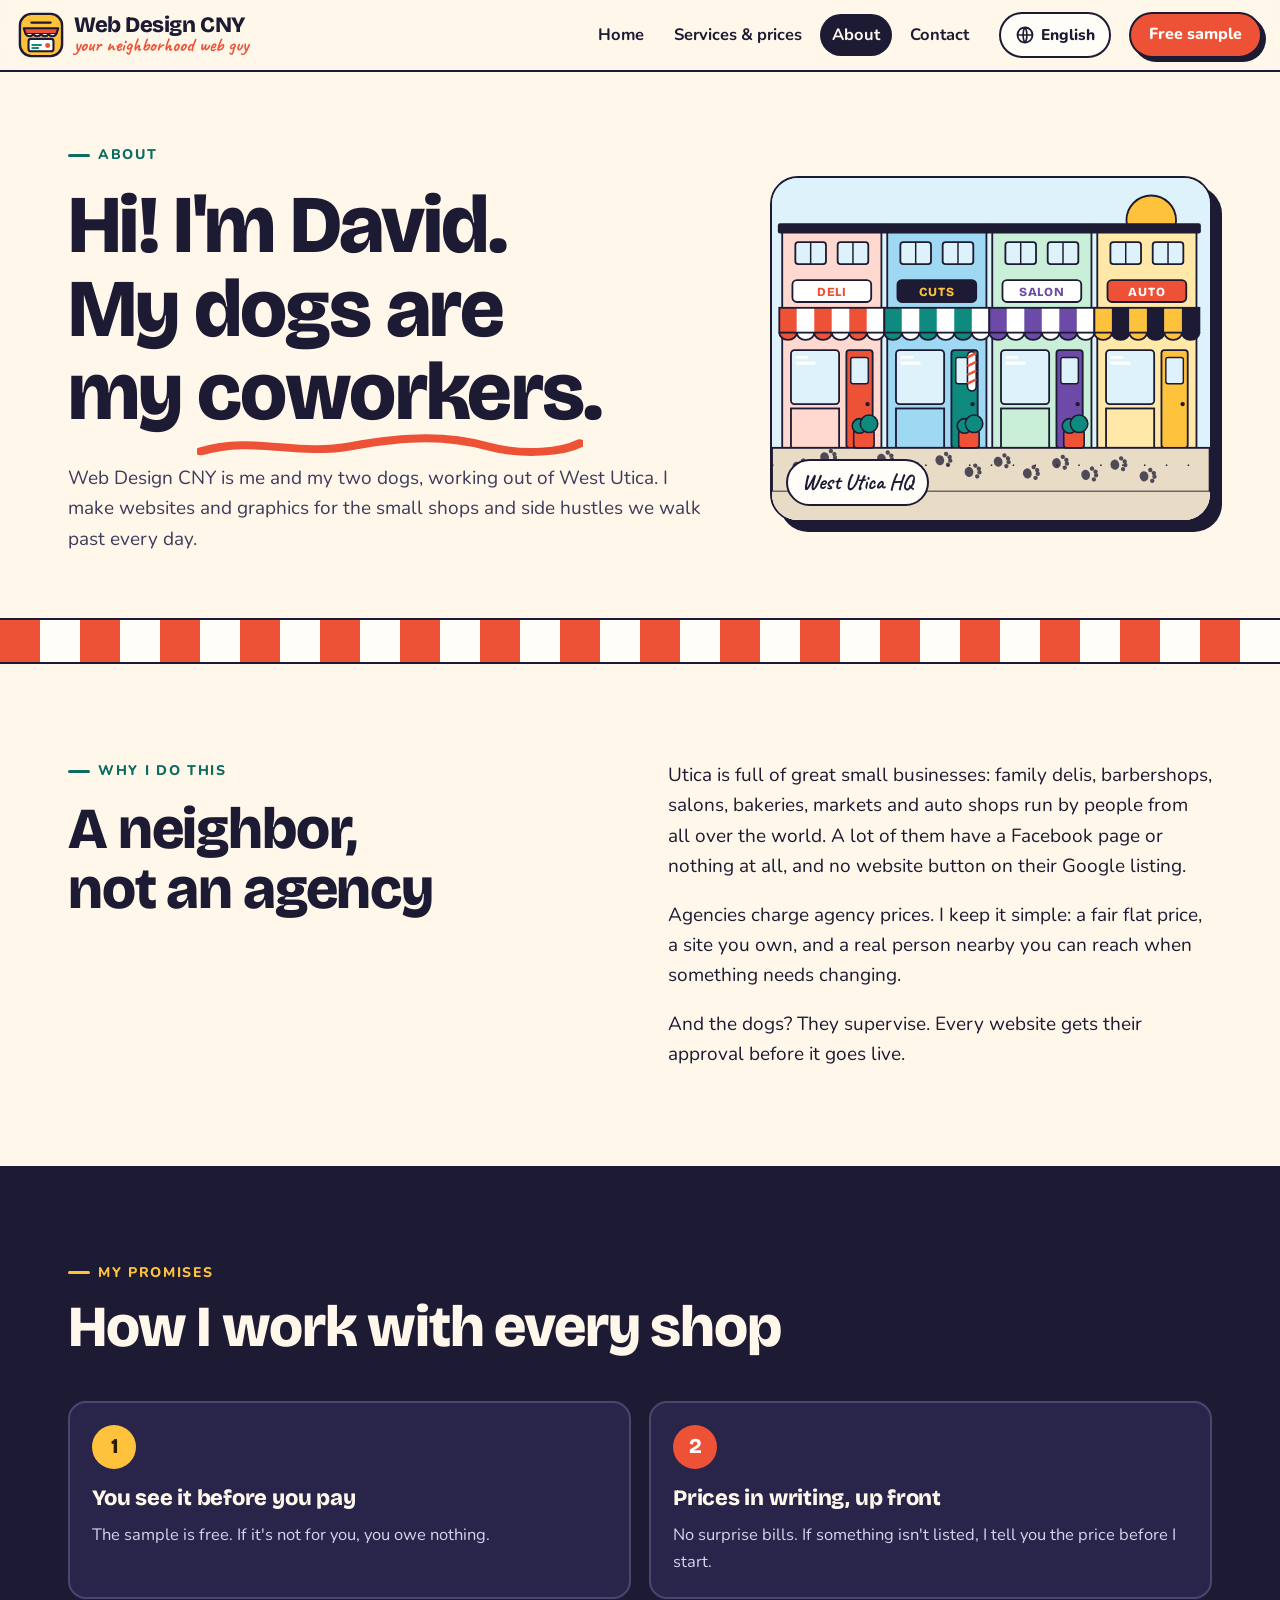
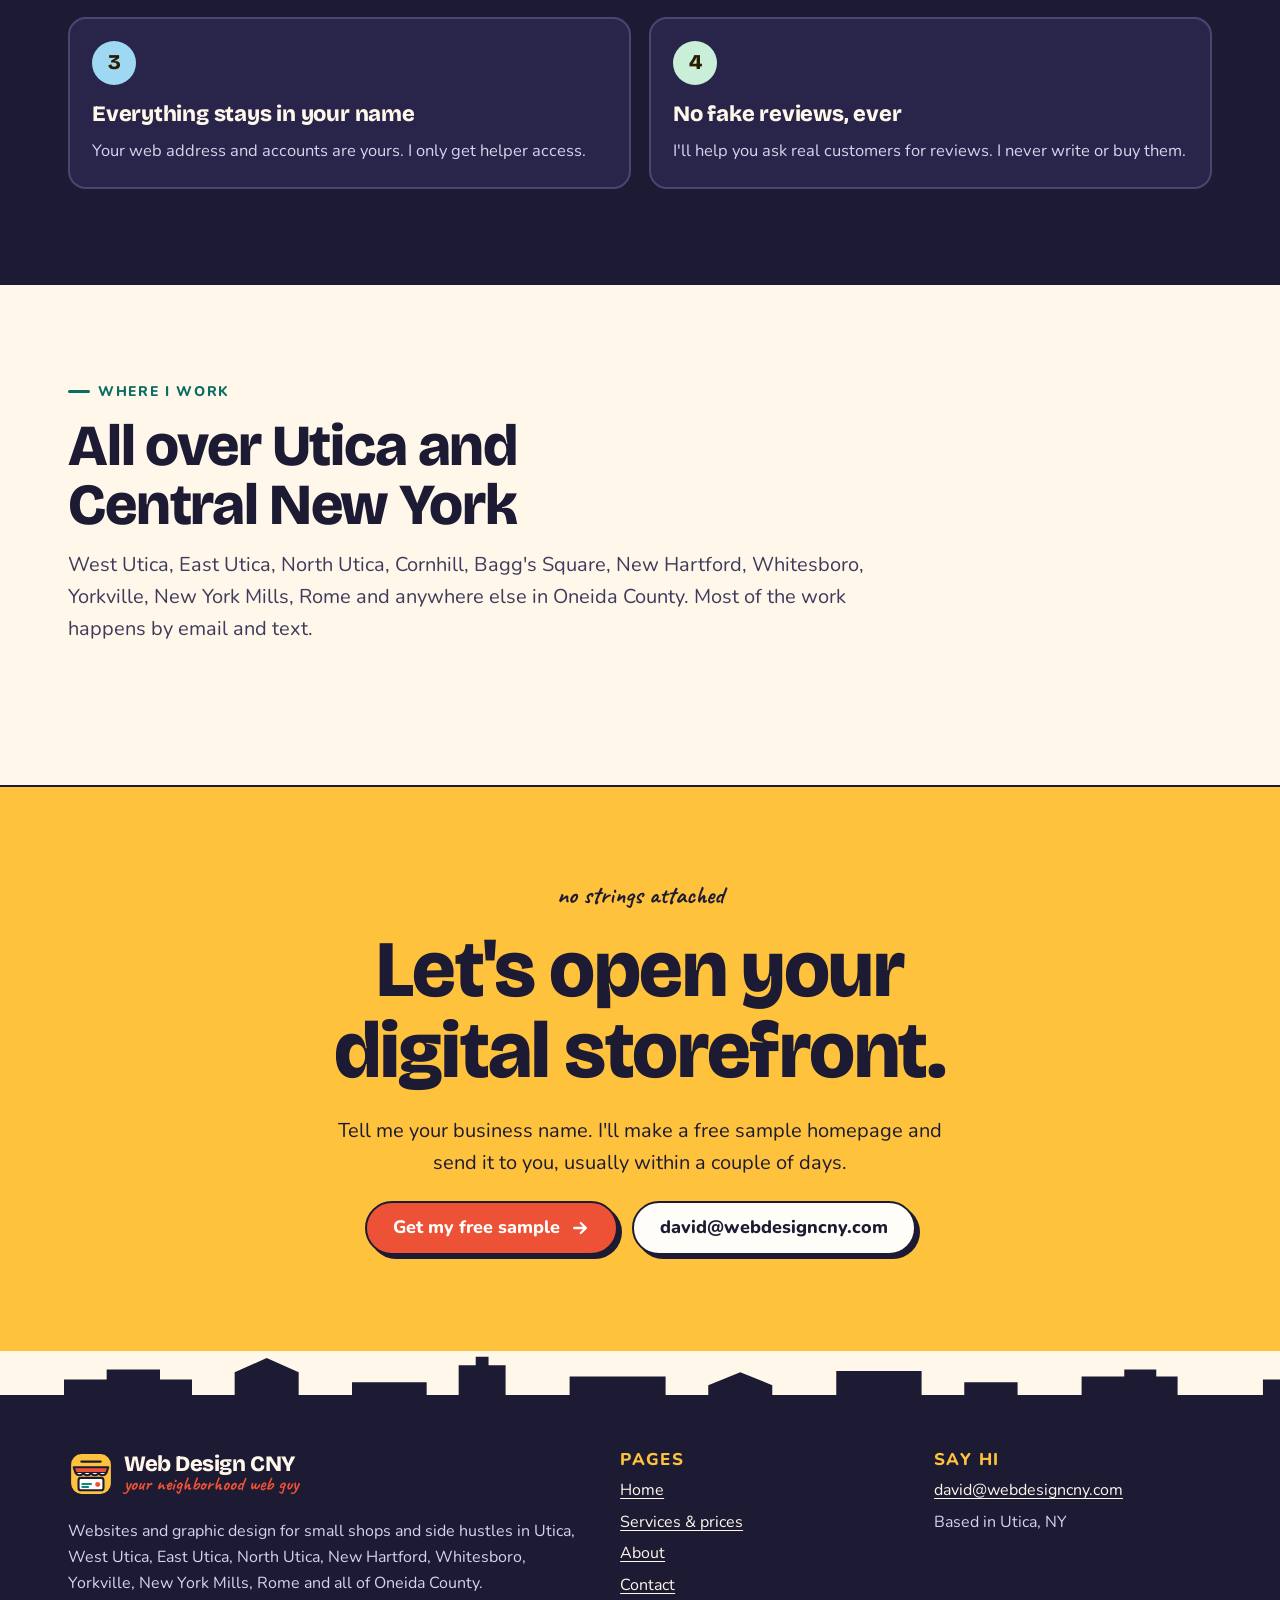
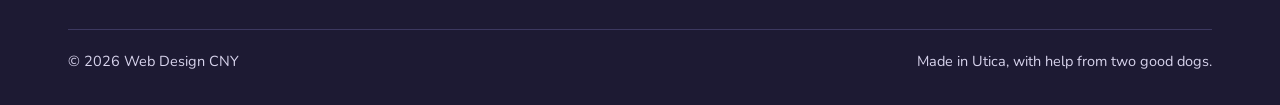
<file: about.html>
<!doctype html>
<html lang="en">
<head>
<meta charset="utf-8">
<meta name="viewport" content="width=device-width,initial-scale=1,viewport-fit=cover">
<title>About David & the crew · Web Design CNY · Utica, NY</title>
<meta name="description" content="Web Design CNY is David from West Utica and his two dogs: a neighbor who makes friendly, affordable websites and graphics for local shops.">
<link rel="canonical" href="https://webdesigncny.com/about.html">
<meta property="og:type" content="website">
<meta property="og:site_name" content="Web Design CNY">
<meta property="og:url" content="https://webdesigncny.com/about.html">
<meta property="og:title" content="About David & the crew · Web Design CNY · Utica, NY">
<meta property="og:description" content="Web Design CNY is David from West Utica and his two dogs: a neighbor who makes friendly, affordable websites and graphics for local shops.">
<meta property="og:image" content="https://webdesigncny.com/og-image.png">
<meta property="og:image:width" content="1200">
<meta property="og:image:height" content="630">
<meta name="twitter:card" content="summary_large_image">
<meta name="theme-color" content="#FFC23D">
<link rel="icon" href="favicon.svg" type="image/svg+xml">
<link rel="apple-touch-icon" href="apple-touch-icon.png">
<link rel="preconnect" href="https://fonts.googleapis.com"><link rel="preconnect" href="https://fonts.gstatic.com" crossorigin><link rel="stylesheet" href="https://fonts.googleapis.com/css2?family=Bricolage+Grotesque:opsz,wght@12..96,500..800&family=Nunito:wght@400;600;700;800&family=Caveat:wght@700&display=swap">
<link rel="stylesheet" href="assets/style.css">
<script>document.documentElement.classList.add("js")</script>

</head>
<body>
<a class="skip" href="#main" data-i18n="c.skip">Skip to content</a>
<header class="top">
  <div class="wrap">
    <a class="logo" href="./" aria-label="Web Design CNY, home"><svg viewBox="0 0 48 48" aria-hidden="true"><rect x="2" y="2" width="44" height="44" rx="12" fill="#FFC23D" stroke="#1D1A33" stroke-width="2.5"/><path d="M6 17h36l-2 6H8z" fill="#EE5236" stroke="#1D1A33" stroke-width="2.2" stroke-linejoin="round"/><path d="M8 23c2 3 6 3 8 0 2 3 6 3 8 0 2 3 6 3 8 0 2 3 6 3 8 0" fill="#fff" stroke="#1D1A33" stroke-width="2.2" stroke-linejoin="round"/><rect x="11" y="28" width="26" height="13" rx="2.5" fill="#fff" stroke="#1D1A33" stroke-width="2.2"/><path d="M15 34.5h9M15 37.5h6" stroke="#0E8A7E" stroke-width="2.2" stroke-linecap="round"/><circle cx="31" cy="35" r="2.6" fill="#EE5236"/><path d="M14 11h20" stroke="#1D1A33" stroke-width="2.4" stroke-linecap="round"/></svg><span class="w"><b>Web Design CNY</b><small data-i18n="c.tag">your neighborhood web guy</small></span></a>
    <nav class="nav" id="nav" aria-label="Main">
      <a class="txt" href="./" data-i18n="n.home">Home</a>
      <a class="txt" href="services.html" data-i18n="n.services">Services &amp; prices</a>
      <a class="txt" href="about.html" aria-current="page" data-i18n="n.about">About</a>
      <a class="txt" href="contact.html" data-i18n="n.contact">Contact</a>
    </nav>
    <div class="lang" id="lang">
      <button class="lang-btn" type="button" aria-haspopup="true" aria-expanded="false" aria-label="Language / Idioma"><svg width="20" height="20" viewBox="0 0 24 24" aria-hidden="true"><circle cx="12" cy="12" r="9" fill="none" stroke="currentColor" stroke-width="2.2"/><path d="M3 12h18M12 3c3 3.5 3 14.5 0 18M12 3c-3 3.5-3 14.5 0 18" fill="none" stroke="currentColor" stroke-width="2"/></svg><span class="lname">English</span></button>
      <div class="lang-menu" role="menu"></div>
    </div>
    <a class="btn btn-red hdr-cta" href="contact.html" data-i18n="c.hdrcta">Free sample</a>
    <button class="menu-btn" type="button" aria-controls="nav" aria-expanded="false" aria-label="Menu"><svg width="22" height="22" viewBox="0 0 24 24" aria-hidden="true"><path d="M4 7h16M4 12h16M4 17h16" stroke="currentColor" stroke-width="2.6" stroke-linecap="round"/></svg></button>
  </div>
</header>
<main id="main">

  <section class="phero">
    <div class="wrap">
      <div class="stack">
        <span class="kicker" data-i18n="ab.k">About</span>
        <h1 data-i18n="ab.h1">Hi! I'm David. My dogs are my <span class="squiggle">coworkers<svg viewBox="0 0 200 20" preserveAspectRatio="none" aria-hidden="true"><path d="M2 14C30 2 50 18 80 10s50-8 70 0 40 4 48-2" fill="none" stroke="currentColor" stroke-width="6" stroke-linecap="round"/></svg></span>.</h1>
        <p class="lede" data-i18n="ab.lede">Web Design CNY is me and my two dogs, working out of West Utica. I make websites and graphics for the small shops and side hustles we walk past every day.</p>
      </div>
      <div class="crew-art"><svg viewBox="0 0 600 470" role="img" aria-label="Illustration of a West Utica street with paw prints along the sidewalk"><rect width="600" height="470" fill="#DDF2FB"/><g transform="translate(0 10)"><circle cx="520" cy="48" r="34" fill="#FFC23D" stroke="#1D1A33" stroke-width="2.5"/><rect x="14" y="60" width="136" height="300" fill="#FFD9CF" stroke="#1D1A33" stroke-width="2.5"/><rect x="8" y="52" width="148" height="14" rx="3" fill="#1D1A33"/><rect x="32" y="78" width="42" height="30" rx="4" fill="#DDF2FB" stroke="#1D1A33" stroke-width="2.5"/><path d="M53 78v30" stroke="#1D1A33" stroke-width="2"/><rect x="90" y="78" width="42" height="30" rx="4" fill="#DDF2FB" stroke="#1D1A33" stroke-width="2.5"/><path d="M111 78v30" stroke="#1D1A33" stroke-width="2"/><rect x="10.0" y="168" width="24.0" height="34" fill="#EE5236"/><rect x="34.0" y="168" width="24.0" height="34" fill="#FFFFFF"/><rect x="58.0" y="168" width="24.0" height="34" fill="#EE5236"/><rect x="82.0" y="168" width="24.0" height="34" fill="#FFFFFF"/><rect x="106.0" y="168" width="24.0" height="34" fill="#EE5236"/><rect x="130.0" y="168" width="24.0" height="34" fill="#FFFFFF"/><path d="M10.0 202 a12.0 10.0 0 0 0 24.0 0" fill="#EE5236" stroke="#1D1A33" stroke-width="2.5"/><path d="M34.0 202 a12.0 10.0 0 0 0 24.0 0" fill="#FFFFFF" stroke="#1D1A33" stroke-width="2.5"/><path d="M58.0 202 a12.0 10.0 0 0 0 24.0 0" fill="#EE5236" stroke="#1D1A33" stroke-width="2.5"/><path d="M82.0 202 a12.0 10.0 0 0 0 24.0 0" fill="#FFFFFF" stroke="#1D1A33" stroke-width="2.5"/><path d="M106.0 202 a12.0 10.0 0 0 0 24.0 0" fill="#EE5236" stroke="#1D1A33" stroke-width="2.5"/><path d="M130.0 202 a12.0 10.0 0 0 0 24.0 0" fill="#FFFFFF" stroke="#1D1A33" stroke-width="2.5"/><rect x="10" y="168" width="144" height="34" fill="none" stroke="#1D1A33" stroke-width="2.5"/><rect x="28" y="130" width="108" height="30" rx="6" fill="#FFFFFF" stroke="#1D1A33" stroke-width="2.5"/><text x="82.0" y="151.5" text-anchor="middle" font-family="Bricolage Grotesque, Arial, sans-serif" font-weight="800" font-size="17" fill="#EE5236" letter-spacing="1">DELI</text><rect x="26" y="226" width="66" height="74" rx="5" fill="#DDF2FB" stroke="#1D1A33" stroke-width="2.5"/><path d="M34 236l14 -0M34 244l24 0" stroke="#fff" stroke-width="4" stroke-linecap="round"/><rect x="102" y="226" width="36" height="134" rx="4" fill="#EE5236" stroke="#1D1A33" stroke-width="2.5"/><rect x="108" y="236" width="24" height="36" rx="3" fill="#DDF2FB" stroke="#1D1A33" stroke-width="2"/><circle cx="131" cy="300" r="3" fill="#1D1A33"/><rect x="26" y="306" width="66" height="54" fill="#FFD9CF" stroke="#1D1A33" stroke-width="2.5"/><rect x="158" y="60" width="136" height="300" fill="#9ED8F2" stroke="#1D1A33" stroke-width="2.5"/><rect x="152" y="52" width="148" height="14" rx="3" fill="#1D1A33"/><rect x="176" y="78" width="42" height="30" rx="4" fill="#DDF2FB" stroke="#1D1A33" stroke-width="2.5"/><path d="M197 78v30" stroke="#1D1A33" stroke-width="2"/><rect x="234" y="78" width="42" height="30" rx="4" fill="#DDF2FB" stroke="#1D1A33" stroke-width="2.5"/><path d="M255 78v30" stroke="#1D1A33" stroke-width="2"/><rect x="154.0" y="168" width="24.0" height="34" fill="#0E8A7E"/><rect x="178.0" y="168" width="24.0" height="34" fill="#FFFFFF"/><rect x="202.0" y="168" width="24.0" height="34" fill="#0E8A7E"/><rect x="226.0" y="168" width="24.0" height="34" fill="#FFFFFF"/><rect x="250.0" y="168" width="24.0" height="34" fill="#0E8A7E"/><rect x="274.0" y="168" width="24.0" height="34" fill="#FFFFFF"/><path d="M154.0 202 a12.0 10.0 0 0 0 24.0 0" fill="#0E8A7E" stroke="#1D1A33" stroke-width="2.5"/><path d="M178.0 202 a12.0 10.0 0 0 0 24.0 0" fill="#FFFFFF" stroke="#1D1A33" stroke-width="2.5"/><path d="M202.0 202 a12.0 10.0 0 0 0 24.0 0" fill="#0E8A7E" stroke="#1D1A33" stroke-width="2.5"/><path d="M226.0 202 a12.0 10.0 0 0 0 24.0 0" fill="#FFFFFF" stroke="#1D1A33" stroke-width="2.5"/><path d="M250.0 202 a12.0 10.0 0 0 0 24.0 0" fill="#0E8A7E" stroke="#1D1A33" stroke-width="2.5"/><path d="M274.0 202 a12.0 10.0 0 0 0 24.0 0" fill="#FFFFFF" stroke="#1D1A33" stroke-width="2.5"/><rect x="154" y="168" width="144" height="34" fill="none" stroke="#1D1A33" stroke-width="2.5"/><rect x="172" y="130" width="108" height="30" rx="6" fill="#1D1A33" stroke="#1D1A33" stroke-width="2.5"/><text x="226.0" y="151.5" text-anchor="middle" font-family="Bricolage Grotesque, Arial, sans-serif" font-weight="800" font-size="17" fill="#FFC23D" letter-spacing="1">CUTS</text><rect x="170" y="226" width="66" height="74" rx="5" fill="#DDF2FB" stroke="#1D1A33" stroke-width="2.5"/><path d="M178 236l14 -0M178 244l24 0" stroke="#fff" stroke-width="4" stroke-linecap="round"/><rect x="246" y="226" width="36" height="134" rx="4" fill="#0E8A7E" stroke="#1D1A33" stroke-width="2.5"/><rect x="252" y="236" width="24" height="36" rx="3" fill="#DDF2FB" stroke="#1D1A33" stroke-width="2"/><circle cx="275" cy="300" r="3" fill="#1D1A33"/><rect x="170" y="306" width="66" height="54" fill="#9ED8F2" stroke="#1D1A33" stroke-width="2.5"/><rect x="268" y="228" width="12" height="54" rx="6" fill="#fff" stroke="#1D1A33" stroke-width="2.2"/><path d="M268 236l12 -6M268 248l12 -6M268 260l12 -6M268 272l12 -6" stroke="#EE5236" stroke-width="3.5"/><rect x="302" y="60" width="136" height="300" fill="#C9EFD9" stroke="#1D1A33" stroke-width="2.5"/><rect x="296" y="52" width="148" height="14" rx="3" fill="#1D1A33"/><rect x="320" y="78" width="42" height="30" rx="4" fill="#DDF2FB" stroke="#1D1A33" stroke-width="2.5"/><path d="M341 78v30" stroke="#1D1A33" stroke-width="2"/><rect x="378" y="78" width="42" height="30" rx="4" fill="#DDF2FB" stroke="#1D1A33" stroke-width="2.5"/><path d="M399 78v30" stroke="#1D1A33" stroke-width="2"/><rect x="298.0" y="168" width="24.0" height="34" fill="#6D4AA8"/><rect x="322.0" y="168" width="24.0" height="34" fill="#FFFFFF"/><rect x="346.0" y="168" width="24.0" height="34" fill="#6D4AA8"/><rect x="370.0" y="168" width="24.0" height="34" fill="#FFFFFF"/><rect x="394.0" y="168" width="24.0" height="34" fill="#6D4AA8"/><rect x="418.0" y="168" width="24.0" height="34" fill="#FFFFFF"/><path d="M298.0 202 a12.0 10.0 0 0 0 24.0 0" fill="#6D4AA8" stroke="#1D1A33" stroke-width="2.5"/><path d="M322.0 202 a12.0 10.0 0 0 0 24.0 0" fill="#FFFFFF" stroke="#1D1A33" stroke-width="2.5"/><path d="M346.0 202 a12.0 10.0 0 0 0 24.0 0" fill="#6D4AA8" stroke="#1D1A33" stroke-width="2.5"/><path d="M370.0 202 a12.0 10.0 0 0 0 24.0 0" fill="#FFFFFF" stroke="#1D1A33" stroke-width="2.5"/><path d="M394.0 202 a12.0 10.0 0 0 0 24.0 0" fill="#6D4AA8" stroke="#1D1A33" stroke-width="2.5"/><path d="M418.0 202 a12.0 10.0 0 0 0 24.0 0" fill="#FFFFFF" stroke="#1D1A33" stroke-width="2.5"/><rect x="298" y="168" width="144" height="34" fill="none" stroke="#1D1A33" stroke-width="2.5"/><rect x="316" y="130" width="108" height="30" rx="6" fill="#FFFFFF" stroke="#1D1A33" stroke-width="2.5"/><text x="370.0" y="151.5" text-anchor="middle" font-family="Bricolage Grotesque, Arial, sans-serif" font-weight="800" font-size="17" fill="#6D4AA8" letter-spacing="1">SALON</text><rect x="314" y="226" width="66" height="74" rx="5" fill="#DDF2FB" stroke="#1D1A33" stroke-width="2.5"/><path d="M322 236l14 -0M322 244l24 0" stroke="#fff" stroke-width="4" stroke-linecap="round"/><rect x="390" y="226" width="36" height="134" rx="4" fill="#6D4AA8" stroke="#1D1A33" stroke-width="2.5"/><rect x="396" y="236" width="24" height="36" rx="3" fill="#DDF2FB" stroke="#1D1A33" stroke-width="2"/><circle cx="419" cy="300" r="3" fill="#1D1A33"/><rect x="314" y="306" width="66" height="54" fill="#C9EFD9" stroke="#1D1A33" stroke-width="2.5"/><rect x="446" y="60" width="136" height="300" fill="#FFE8A8" stroke="#1D1A33" stroke-width="2.5"/><rect x="440" y="52" width="148" height="14" rx="3" fill="#1D1A33"/><rect x="464" y="78" width="42" height="30" rx="4" fill="#DDF2FB" stroke="#1D1A33" stroke-width="2.5"/><path d="M485 78v30" stroke="#1D1A33" stroke-width="2"/><rect x="522" y="78" width="42" height="30" rx="4" fill="#DDF2FB" stroke="#1D1A33" stroke-width="2.5"/><path d="M543 78v30" stroke="#1D1A33" stroke-width="2"/><rect x="442.0" y="168" width="24.0" height="34" fill="#FFC23D"/><rect x="466.0" y="168" width="24.0" height="34" fill="#1D1A33"/><rect x="490.0" y="168" width="24.0" height="34" fill="#FFC23D"/><rect x="514.0" y="168" width="24.0" height="34" fill="#1D1A33"/><rect x="538.0" y="168" width="24.0" height="34" fill="#FFC23D"/><rect x="562.0" y="168" width="24.0" height="34" fill="#1D1A33"/><path d="M442.0 202 a12.0 10.0 0 0 0 24.0 0" fill="#FFC23D" stroke="#1D1A33" stroke-width="2.5"/><path d="M466.0 202 a12.0 10.0 0 0 0 24.0 0" fill="#1D1A33" stroke="#1D1A33" stroke-width="2.5"/><path d="M490.0 202 a12.0 10.0 0 0 0 24.0 0" fill="#FFC23D" stroke="#1D1A33" stroke-width="2.5"/><path d="M514.0 202 a12.0 10.0 0 0 0 24.0 0" fill="#1D1A33" stroke="#1D1A33" stroke-width="2.5"/><path d="M538.0 202 a12.0 10.0 0 0 0 24.0 0" fill="#FFC23D" stroke="#1D1A33" stroke-width="2.5"/><path d="M562.0 202 a12.0 10.0 0 0 0 24.0 0" fill="#1D1A33" stroke="#1D1A33" stroke-width="2.5"/><rect x="442" y="168" width="144" height="34" fill="none" stroke="#1D1A33" stroke-width="2.5"/><rect x="460" y="130" width="108" height="30" rx="6" fill="#EE5236" stroke="#1D1A33" stroke-width="2.5"/><text x="514.0" y="151.5" text-anchor="middle" font-family="Bricolage Grotesque, Arial, sans-serif" font-weight="800" font-size="17" fill="#FFFFFF" letter-spacing="1">AUTO</text><rect x="458" y="226" width="66" height="74" rx="5" fill="#DDF2FB" stroke="#1D1A33" stroke-width="2.5"/><path d="M466 236l14 -0M466 244l24 0" stroke="#fff" stroke-width="4" stroke-linecap="round"/><rect x="534" y="226" width="36" height="134" rx="4" fill="#FFC23D" stroke="#1D1A33" stroke-width="2.5"/><rect x="540" y="236" width="24" height="36" rx="3" fill="#DDF2FB" stroke="#1D1A33" stroke-width="2"/><circle cx="563" cy="300" r="3" fill="#1D1A33"/><rect x="458" y="306" width="66" height="54" fill="#FFE8A8" stroke="#1D1A33" stroke-width="2.5"/><rect x="0" y="360" width="600" height="60" fill="#E8DCC6" stroke="#1D1A33" stroke-width="2.5"/><path d="M0 384h600" stroke="#1D1A33" stroke-width="2" stroke-dasharray="2 28"/><rect x="112" y="336" width="28" height="24" rx="4" fill="#EE5236" stroke="#1D1A33" stroke-width="2.2"/><circle cx="120" cy="330" r="10" fill="#0E8A7E" stroke="#1D1A33" stroke-width="2.2"/><circle cx="133" cy="327" r="12" fill="#0E8A7E" stroke="#1D1A33" stroke-width="2.2"/><rect x="256" y="336" width="28" height="24" rx="4" fill="#EE5236" stroke="#1D1A33" stroke-width="2.2"/><circle cx="264" cy="330" r="10" fill="#0E8A7E" stroke="#1D1A33" stroke-width="2.2"/><circle cx="277" cy="327" r="12" fill="#0E8A7E" stroke="#1D1A33" stroke-width="2.2"/><rect x="400" y="336" width="28" height="24" rx="4" fill="#EE5236" stroke="#1D1A33" stroke-width="2.2"/><circle cx="408" cy="330" r="10" fill="#0E8A7E" stroke="#1D1A33" stroke-width="2.2"/><circle cx="421" cy="327" r="12" fill="#0E8A7E" stroke="#1D1A33" stroke-width="2.2"/></g><rect x="0" y="430" width="600" height="40" fill="#E8DCC6"/><g transform="translate(40 395) rotate(80)" fill="#1D1A33" opacity=".75"><ellipse cx="0" cy="6" rx="7" ry="6"/><circle cx="-7" cy="-4" r="3"/><circle cx="-2" cy="-8" r="3"/><circle cx="3" cy="-8" r="3"/><circle cx="8" cy="-4" r="3"/></g><g transform="translate(78 382) rotate(80)" fill="#1D1A33" opacity=".75"><ellipse cx="0" cy="6" rx="7" ry="6"/><circle cx="-7" cy="-4" r="3"/><circle cx="-2" cy="-8" r="3"/><circle cx="3" cy="-8" r="3"/><circle cx="8" cy="-4" r="3"/></g><g transform="translate(118 398) rotate(80)" fill="#1D1A33" opacity=".75"><ellipse cx="0" cy="6" rx="7" ry="6"/><circle cx="-7" cy="-4" r="3"/><circle cx="-2" cy="-8" r="3"/><circle cx="3" cy="-8" r="3"/><circle cx="8" cy="-4" r="3"/></g><g transform="translate(156 384) rotate(80)" fill="#1D1A33" opacity=".75"><ellipse cx="0" cy="6" rx="7" ry="6"/><circle cx="-7" cy="-4" r="3"/><circle cx="-2" cy="-8" r="3"/><circle cx="3" cy="-8" r="3"/><circle cx="8" cy="-4" r="3"/></g><g transform="translate(196 400) rotate(80)" fill="#1D1A33" opacity=".75"><ellipse cx="0" cy="6" rx="7" ry="6"/><circle cx="-7" cy="-4" r="3"/><circle cx="-2" cy="-8" r="3"/><circle cx="3" cy="-8" r="3"/><circle cx="8" cy="-4" r="3"/></g><g transform="translate(236 386) rotate(80)" fill="#1D1A33" opacity=".75"><ellipse cx="0" cy="6" rx="7" ry="6"/><circle cx="-7" cy="-4" r="3"/><circle cx="-2" cy="-8" r="3"/><circle cx="3" cy="-8" r="3"/><circle cx="8" cy="-4" r="3"/></g><g transform="translate(276 402) rotate(80)" fill="#1D1A33" opacity=".75"><ellipse cx="0" cy="6" rx="7" ry="6"/><circle cx="-7" cy="-4" r="3"/><circle cx="-2" cy="-8" r="3"/><circle cx="3" cy="-8" r="3"/><circle cx="8" cy="-4" r="3"/></g><g transform="translate(316 388) rotate(80)" fill="#1D1A33" opacity=".75"><ellipse cx="0" cy="6" rx="7" ry="6"/><circle cx="-7" cy="-4" r="3"/><circle cx="-2" cy="-8" r="3"/><circle cx="3" cy="-8" r="3"/><circle cx="8" cy="-4" r="3"/></g><g transform="translate(356 404) rotate(80)" fill="#1D1A33" opacity=".75"><ellipse cx="0" cy="6" rx="7" ry="6"/><circle cx="-7" cy="-4" r="3"/><circle cx="-2" cy="-8" r="3"/><circle cx="3" cy="-8" r="3"/><circle cx="8" cy="-4" r="3"/></g><g transform="translate(396 390) rotate(80)" fill="#1D1A33" opacity=".75"><ellipse cx="0" cy="6" rx="7" ry="6"/><circle cx="-7" cy="-4" r="3"/><circle cx="-2" cy="-8" r="3"/><circle cx="3" cy="-8" r="3"/><circle cx="8" cy="-4" r="3"/></g><g transform="translate(436 406) rotate(80)" fill="#1D1A33" opacity=".75"><ellipse cx="0" cy="6" rx="7" ry="6"/><circle cx="-7" cy="-4" r="3"/><circle cx="-2" cy="-8" r="3"/><circle cx="3" cy="-8" r="3"/><circle cx="8" cy="-4" r="3"/></g><g transform="translate(476 392) rotate(80)" fill="#1D1A33" opacity=".75"><ellipse cx="0" cy="6" rx="7" ry="6"/><circle cx="-7" cy="-4" r="3"/><circle cx="-2" cy="-8" r="3"/><circle cx="3" cy="-8" r="3"/><circle cx="8" cy="-4" r="3"/></g><g transform="translate(516 408) rotate(80)" fill="#1D1A33" opacity=".75"><ellipse cx="0" cy="6" rx="7" ry="6"/><circle cx="-7" cy="-4" r="3"/><circle cx="-2" cy="-8" r="3"/><circle cx="3" cy="-8" r="3"/><circle cx="8" cy="-4" r="3"/></g></svg><span class="cap" data-i18n="crew.cap">West Utica HQ</span></div>
    </div>
  </section>
  <div class="awning-stripe" aria-hidden="true"></div>

  <section>
    <div class="wrap crew" style="align-items:start">
      <div class="stack reveal">
        <span class="kicker" data-i18n="ab.why.k">Why I do this</span>
        <h2 data-i18n="crew.h">A neighbor, not an agency</h2>
      </div>
      <div class="stack reveal" style="--rd:.12s">
        <p data-i18n="ab.p1">Utica is full of great small businesses: family delis, barbershops, salons, bakeries, markets and auto shops run by people from all over the world. A lot of them have a Facebook page or nothing at all, and no website button on their Google listing.</p>
        <p data-i18n="ab.p2">Agencies charge agency prices. I keep it simple: a fair flat price, a site you own, and a real person nearby you can reach when something needs changing.</p>
        <p data-i18n="ab.p3">And the dogs? They supervise. Every website gets their approval before it goes live.</p>
      </div>
    </div>
  </section>

  <section class="band-ink">
    <div class="wrap">
      <div class="head reveal">
        <span class="kicker" data-i18n="pm.k">My promises</span>
        <h2 data-i18n="pm.h">How I work with every shop</h2>
      </div>
      <ul class="promises"><li class="reveal" style="--rd:0.00s"><span class="n">1</span><b data-i18n="pm.1">You see it before you pay</b><span data-i18n="pm.1.s">The sample is free. If it's not for you, you owe nothing.</span></li><li class="reveal" style="--rd:0.08s"><span class="n">2</span><b data-i18n="pm.2">Prices in writing, up front</b><span data-i18n="pm.2.s">No surprise bills. If something isn't listed, I tell you the price before I start.</span></li><li class="reveal" style="--rd:0.16s"><span class="n">3</span><b data-i18n="pm.3">Everything stays in your name</b><span data-i18n="pm.3.s">Your web address and accounts are yours. I only get helper access.</span></li><li class="reveal" style="--rd:0.24s"><span class="n">4</span><b data-i18n="pm.4">No fake reviews, ever</b><span data-i18n="pm.4.s">I'll help you ask real customers for reviews. I never write or buy them.</span></li></ul>
    </div>
  </section>

  <section>
    <div class="wrap">
      <div class="head reveal">
        <span class="kicker" data-i18n="ar.k">Where I work</span>
        <h2 data-i18n="ar.h">All over Utica and Central New York</h2>
        <p data-i18n="ar.p">West Utica, East Utica, North Utica, Cornhill, Bagg's Square, New Hartford, Whitesboro, Yorkville, New York Mills, Rome and anywhere else in Oneida County. Most of the work happens by email and text.</p>
      </div>
    </div>
  </section>

  <section class="bigcta band-sun edge-top">
    <div class="wrap reveal">
      <span class="hand" style="color:var(--ink)" data-i18n="cta.hand">no strings attached</span>
      <h2 data-i18n="cta.h">Let's open your digital storefront.</h2>
      <p data-i18n="cta.p">Tell me your business name. I'll make a free sample homepage and send it to you, usually within a couple of days.</p>
      <div class="cta" style="justify-content:center"><a class="btn btn-red" href="contact.html"><span data-i18n="c.cta">Get my free sample</span><svg width="20" height="20" viewBox="0 0 24 24" aria-hidden="true"><path d="M5 12h14M13 6l6 6-6 6" fill="none" stroke="currentColor" stroke-width="2.8" stroke-linecap="round" stroke-linejoin="round"/></svg></a><a class="btn" href="mailto:david@webdesigncny.com?subject=Free%20sample%20for%20my%20business">david@webdesigncny.com</a></div>
    </div>
  </section>
</main>

<footer>
  <svg class="town" viewBox="0 0 1200 90" preserveAspectRatio="none" aria-hidden="true"><path fill="currentColor" d="M0 90V62h60V40h40v-14h50v14h30v22h40V30l30-20 30 20v32h50V44h70v18h30V20h16V8h12v12h16v42h60V36h90v26h40V48l30-18 30 18v14h60V28h80v34h40V44h50v18h60V36h40v-10h30v10h20v26h80V40h60v22h30v28z"/></svg>
  <div class="wrap">
    <div class="cols">
      <div>
        <a class="logo" href="./" aria-label="Web Design CNY, home"><svg viewBox="0 0 48 48" aria-hidden="true"><rect x="2" y="2" width="44" height="44" rx="12" fill="#FFC23D" stroke="#1D1A33" stroke-width="2.5"/><path d="M6 17h36l-2 6H8z" fill="#EE5236" stroke="#1D1A33" stroke-width="2.2" stroke-linejoin="round"/><path d="M8 23c2 3 6 3 8 0 2 3 6 3 8 0 2 3 6 3 8 0 2 3 6 3 8 0" fill="#fff" stroke="#1D1A33" stroke-width="2.2" stroke-linejoin="round"/><rect x="11" y="28" width="26" height="13" rx="2.5" fill="#fff" stroke="#1D1A33" stroke-width="2.2"/><path d="M15 34.5h9M15 37.5h6" stroke="#0E8A7E" stroke-width="2.2" stroke-linecap="round"/><circle cx="31" cy="35" r="2.6" fill="#EE5236"/><path d="M14 11h20" stroke="#1D1A33" stroke-width="2.4" stroke-linecap="round"/></svg><span class="w"><b>Web Design CNY</b><small data-i18n="c.tag">your neighborhood web guy</small></span></a>
        <p class="areas" data-i18n="f.areas">Websites and graphic design for small shops and side hustles in Utica, West Utica, East Utica, North Utica, New Hartford, Whitesboro, Yorkville, New York Mills, Rome and all of Oneida County.</p>
      </div>
      <div>
        <h3 data-i18n="f.pages">Pages</h3>
        <ul>
          <li><a href="./" data-i18n="n.home">Home</a></li>
          <li><a href="services.html" data-i18n="n.services">Services &amp; prices</a></li>
          <li><a href="about.html" data-i18n="n.about">About</a></li>
          <li><a href="contact.html" data-i18n="n.contact">Contact</a></li>
        </ul>
      </div>
      <div>
        <h3 data-i18n="f.say">Say hi</h3>
        <ul>
          <li><a href="mailto:david@webdesigncny.com?subject=Free%20sample%20for%20my%20business">david@webdesigncny.com</a></li>
          <li data-i18n="f.based">Based in Utica, NY</li>
        </ul>
      </div>
    </div>
    <div class="legal"><span>© 2026 Web Design CNY</span><span data-i18n="f.made">Made in Utica, with help from two good dogs.</span></div>
  </div>
</footer>

<div class="dock">
  <a class="btn btn-red" href="contact.html" data-i18n="c.cta">Get my free sample</a>
  <a class="btn btn-email" href="mailto:david@webdesigncny.com?subject=Free%20sample%20for%20my%20business" aria-label="Email David" data-i18n="c.email">Email</a>
</div>

<script src="assets/i18n.js"></script>
<script src="assets/site.js"></script>
</body>
</html>
</file>
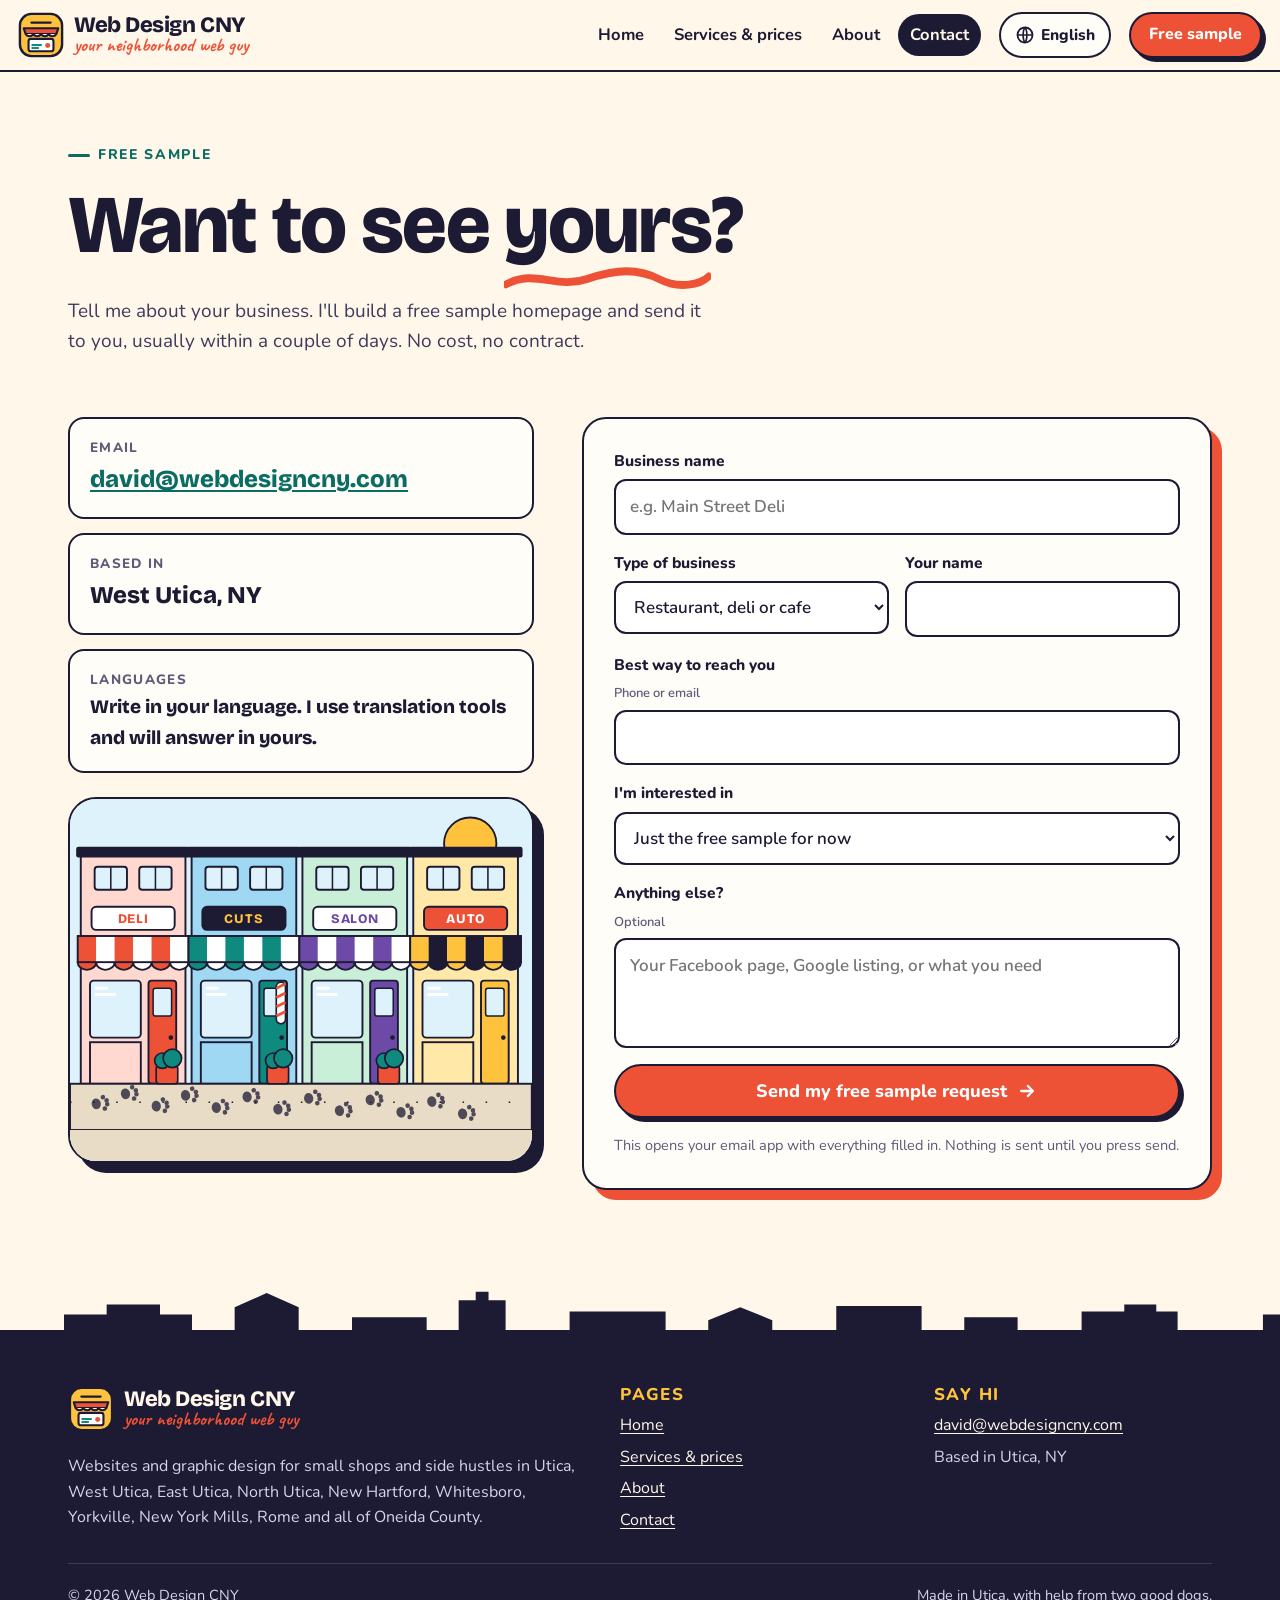
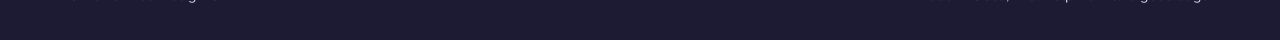
<file: contact.html>
<!doctype html>
<html lang="en">
<head>
<meta charset="utf-8">
<meta name="viewport" content="width=device-width,initial-scale=1,viewport-fit=cover">
<title>Get a free sample · Web Design CNY · Utica, NY</title>
<meta name="description" content="Ask for a free sample homepage for your Utica-area business. No cost, no contract. Email david@webdesigncny.com.">
<link rel="canonical" href="https://webdesigncny.com/contact.html">
<meta property="og:type" content="website">
<meta property="og:site_name" content="Web Design CNY">
<meta property="og:url" content="https://webdesigncny.com/contact.html">
<meta property="og:title" content="Get a free sample · Web Design CNY · Utica, NY">
<meta property="og:description" content="Ask for a free sample homepage for your Utica-area business. No cost, no contract. Email david@webdesigncny.com.">
<meta property="og:image" content="https://webdesigncny.com/og-image.png">
<meta property="og:image:width" content="1200">
<meta property="og:image:height" content="630">
<meta name="twitter:card" content="summary_large_image">
<meta name="theme-color" content="#FFC23D">
<link rel="icon" href="favicon.svg" type="image/svg+xml">
<link rel="apple-touch-icon" href="apple-touch-icon.png">
<link rel="preconnect" href="https://fonts.googleapis.com"><link rel="preconnect" href="https://fonts.gstatic.com" crossorigin><link rel="stylesheet" href="https://fonts.googleapis.com/css2?family=Bricolage+Grotesque:opsz,wght@12..96,500..800&family=Nunito:wght@400;600;700;800&family=Caveat:wght@700&display=swap">
<link rel="stylesheet" href="assets/style.css">
<script>document.documentElement.classList.add("js")</script>

</head>
<body>
<a class="skip" href="#main" data-i18n="c.skip">Skip to content</a>
<header class="top">
  <div class="wrap">
    <a class="logo" href="./" aria-label="Web Design CNY, home"><svg viewBox="0 0 48 48" aria-hidden="true"><rect x="2" y="2" width="44" height="44" rx="12" fill="#FFC23D" stroke="#1D1A33" stroke-width="2.5"/><path d="M6 17h36l-2 6H8z" fill="#EE5236" stroke="#1D1A33" stroke-width="2.2" stroke-linejoin="round"/><path d="M8 23c2 3 6 3 8 0 2 3 6 3 8 0 2 3 6 3 8 0 2 3 6 3 8 0" fill="#fff" stroke="#1D1A33" stroke-width="2.2" stroke-linejoin="round"/><rect x="11" y="28" width="26" height="13" rx="2.5" fill="#fff" stroke="#1D1A33" stroke-width="2.2"/><path d="M15 34.5h9M15 37.5h6" stroke="#0E8A7E" stroke-width="2.2" stroke-linecap="round"/><circle cx="31" cy="35" r="2.6" fill="#EE5236"/><path d="M14 11h20" stroke="#1D1A33" stroke-width="2.4" stroke-linecap="round"/></svg><span class="w"><b>Web Design CNY</b><small data-i18n="c.tag">your neighborhood web guy</small></span></a>
    <nav class="nav" id="nav" aria-label="Main">
      <a class="txt" href="./" data-i18n="n.home">Home</a>
      <a class="txt" href="services.html" data-i18n="n.services">Services &amp; prices</a>
      <a class="txt" href="about.html" data-i18n="n.about">About</a>
      <a class="txt" href="contact.html" aria-current="page" data-i18n="n.contact">Contact</a>
    </nav>
    <div class="lang" id="lang">
      <button class="lang-btn" type="button" aria-haspopup="true" aria-expanded="false" aria-label="Language / Idioma"><svg width="20" height="20" viewBox="0 0 24 24" aria-hidden="true"><circle cx="12" cy="12" r="9" fill="none" stroke="currentColor" stroke-width="2.2"/><path d="M3 12h18M12 3c3 3.5 3 14.5 0 18M12 3c-3 3.5-3 14.5 0 18" fill="none" stroke="currentColor" stroke-width="2"/></svg><span class="lname">English</span></button>
      <div class="lang-menu" role="menu"></div>
    </div>
    <a class="btn btn-red hdr-cta" href="contact.html" data-i18n="c.hdrcta">Free sample</a>
    <button class="menu-btn" type="button" aria-controls="nav" aria-expanded="false" aria-label="Menu"><svg width="22" height="22" viewBox="0 0 24 24" aria-hidden="true"><path d="M4 7h16M4 12h16M4 17h16" stroke="currentColor" stroke-width="2.6" stroke-linecap="round"/></svg></button>
  </div>
</header>
<main id="main">

  <section class="phero" style="padding-bottom:40px">
    <div class="wrap" style="grid-template-columns:minmax(0,1fr)">
      <div class="stack">
        <span class="kicker" data-i18n="ct.k">Free sample</span>
        <h1 data-i18n="ct.h1">Want to see <span class="squiggle">yours<svg viewBox="0 0 200 20" preserveAspectRatio="none" aria-hidden="true"><path d="M2 14C30 2 50 18 80 10s50-8 70 0 40 4 48-2" fill="none" stroke="currentColor" stroke-width="6" stroke-linecap="round"/></svg></span>?</h1>
        <p class="lede" data-i18n="ct.lede">Tell me about your business. I'll build a free sample homepage and send it to you, usually within a couple of days. No cost, no contract.</p>
      </div>
    </div>
  </section>

  <section style="padding-top:20px">
    <div class="wrap contact-grid">
      <div class="direct reveal">
        <div class="card"><span class="k" data-i18n="ct.em">Email</span><a class="v" href="mailto:david@webdesigncny.com?subject=Free%20sample%20for%20my%20business">david@webdesigncny.com</a></div>
        <div class="card"><span class="k" data-i18n="ct.based">Based in</span><span class="v" data-i18n="ct.wu">West Utica, NY</span></div>
        <div class="card"><span class="k" data-i18n="ct.lang">Languages</span><span class="v" style="font-size:19px" data-i18n="ct.langv">Write in your language. I use translation tools and will answer in yours.</span></div>
        <div class="crew-art" style="margin-top:10px"><svg viewBox="0 0 600 470" role="img" aria-label="Illustration of a West Utica street with paw prints along the sidewalk"><rect width="600" height="470" fill="#DDF2FB"/><g transform="translate(0 10)"><circle cx="520" cy="48" r="34" fill="#FFC23D" stroke="#1D1A33" stroke-width="2.5"/><rect x="14" y="60" width="136" height="300" fill="#FFD9CF" stroke="#1D1A33" stroke-width="2.5"/><rect x="8" y="52" width="148" height="14" rx="3" fill="#1D1A33"/><rect x="32" y="78" width="42" height="30" rx="4" fill="#DDF2FB" stroke="#1D1A33" stroke-width="2.5"/><path d="M53 78v30" stroke="#1D1A33" stroke-width="2"/><rect x="90" y="78" width="42" height="30" rx="4" fill="#DDF2FB" stroke="#1D1A33" stroke-width="2.5"/><path d="M111 78v30" stroke="#1D1A33" stroke-width="2"/><rect x="10.0" y="168" width="24.0" height="34" fill="#EE5236"/><rect x="34.0" y="168" width="24.0" height="34" fill="#FFFFFF"/><rect x="58.0" y="168" width="24.0" height="34" fill="#EE5236"/><rect x="82.0" y="168" width="24.0" height="34" fill="#FFFFFF"/><rect x="106.0" y="168" width="24.0" height="34" fill="#EE5236"/><rect x="130.0" y="168" width="24.0" height="34" fill="#FFFFFF"/><path d="M10.0 202 a12.0 10.0 0 0 0 24.0 0" fill="#EE5236" stroke="#1D1A33" stroke-width="2.5"/><path d="M34.0 202 a12.0 10.0 0 0 0 24.0 0" fill="#FFFFFF" stroke="#1D1A33" stroke-width="2.5"/><path d="M58.0 202 a12.0 10.0 0 0 0 24.0 0" fill="#EE5236" stroke="#1D1A33" stroke-width="2.5"/><path d="M82.0 202 a12.0 10.0 0 0 0 24.0 0" fill="#FFFFFF" stroke="#1D1A33" stroke-width="2.5"/><path d="M106.0 202 a12.0 10.0 0 0 0 24.0 0" fill="#EE5236" stroke="#1D1A33" stroke-width="2.5"/><path d="M130.0 202 a12.0 10.0 0 0 0 24.0 0" fill="#FFFFFF" stroke="#1D1A33" stroke-width="2.5"/><rect x="10" y="168" width="144" height="34" fill="none" stroke="#1D1A33" stroke-width="2.5"/><rect x="28" y="130" width="108" height="30" rx="6" fill="#FFFFFF" stroke="#1D1A33" stroke-width="2.5"/><text x="82.0" y="151.5" text-anchor="middle" font-family="Bricolage Grotesque, Arial, sans-serif" font-weight="800" font-size="17" fill="#EE5236" letter-spacing="1">DELI</text><rect x="26" y="226" width="66" height="74" rx="5" fill="#DDF2FB" stroke="#1D1A33" stroke-width="2.5"/><path d="M34 236l14 -0M34 244l24 0" stroke="#fff" stroke-width="4" stroke-linecap="round"/><rect x="102" y="226" width="36" height="134" rx="4" fill="#EE5236" stroke="#1D1A33" stroke-width="2.5"/><rect x="108" y="236" width="24" height="36" rx="3" fill="#DDF2FB" stroke="#1D1A33" stroke-width="2"/><circle cx="131" cy="300" r="3" fill="#1D1A33"/><rect x="26" y="306" width="66" height="54" fill="#FFD9CF" stroke="#1D1A33" stroke-width="2.5"/><rect x="158" y="60" width="136" height="300" fill="#9ED8F2" stroke="#1D1A33" stroke-width="2.5"/><rect x="152" y="52" width="148" height="14" rx="3" fill="#1D1A33"/><rect x="176" y="78" width="42" height="30" rx="4" fill="#DDF2FB" stroke="#1D1A33" stroke-width="2.5"/><path d="M197 78v30" stroke="#1D1A33" stroke-width="2"/><rect x="234" y="78" width="42" height="30" rx="4" fill="#DDF2FB" stroke="#1D1A33" stroke-width="2.5"/><path d="M255 78v30" stroke="#1D1A33" stroke-width="2"/><rect x="154.0" y="168" width="24.0" height="34" fill="#0E8A7E"/><rect x="178.0" y="168" width="24.0" height="34" fill="#FFFFFF"/><rect x="202.0" y="168" width="24.0" height="34" fill="#0E8A7E"/><rect x="226.0" y="168" width="24.0" height="34" fill="#FFFFFF"/><rect x="250.0" y="168" width="24.0" height="34" fill="#0E8A7E"/><rect x="274.0" y="168" width="24.0" height="34" fill="#FFFFFF"/><path d="M154.0 202 a12.0 10.0 0 0 0 24.0 0" fill="#0E8A7E" stroke="#1D1A33" stroke-width="2.5"/><path d="M178.0 202 a12.0 10.0 0 0 0 24.0 0" fill="#FFFFFF" stroke="#1D1A33" stroke-width="2.5"/><path d="M202.0 202 a12.0 10.0 0 0 0 24.0 0" fill="#0E8A7E" stroke="#1D1A33" stroke-width="2.5"/><path d="M226.0 202 a12.0 10.0 0 0 0 24.0 0" fill="#FFFFFF" stroke="#1D1A33" stroke-width="2.5"/><path d="M250.0 202 a12.0 10.0 0 0 0 24.0 0" fill="#0E8A7E" stroke="#1D1A33" stroke-width="2.5"/><path d="M274.0 202 a12.0 10.0 0 0 0 24.0 0" fill="#FFFFFF" stroke="#1D1A33" stroke-width="2.5"/><rect x="154" y="168" width="144" height="34" fill="none" stroke="#1D1A33" stroke-width="2.5"/><rect x="172" y="130" width="108" height="30" rx="6" fill="#1D1A33" stroke="#1D1A33" stroke-width="2.5"/><text x="226.0" y="151.5" text-anchor="middle" font-family="Bricolage Grotesque, Arial, sans-serif" font-weight="800" font-size="17" fill="#FFC23D" letter-spacing="1">CUTS</text><rect x="170" y="226" width="66" height="74" rx="5" fill="#DDF2FB" stroke="#1D1A33" stroke-width="2.5"/><path d="M178 236l14 -0M178 244l24 0" stroke="#fff" stroke-width="4" stroke-linecap="round"/><rect x="246" y="226" width="36" height="134" rx="4" fill="#0E8A7E" stroke="#1D1A33" stroke-width="2.5"/><rect x="252" y="236" width="24" height="36" rx="3" fill="#DDF2FB" stroke="#1D1A33" stroke-width="2"/><circle cx="275" cy="300" r="3" fill="#1D1A33"/><rect x="170" y="306" width="66" height="54" fill="#9ED8F2" stroke="#1D1A33" stroke-width="2.5"/><rect x="268" y="228" width="12" height="54" rx="6" fill="#fff" stroke="#1D1A33" stroke-width="2.2"/><path d="M268 236l12 -6M268 248l12 -6M268 260l12 -6M268 272l12 -6" stroke="#EE5236" stroke-width="3.5"/><rect x="302" y="60" width="136" height="300" fill="#C9EFD9" stroke="#1D1A33" stroke-width="2.5"/><rect x="296" y="52" width="148" height="14" rx="3" fill="#1D1A33"/><rect x="320" y="78" width="42" height="30" rx="4" fill="#DDF2FB" stroke="#1D1A33" stroke-width="2.5"/><path d="M341 78v30" stroke="#1D1A33" stroke-width="2"/><rect x="378" y="78" width="42" height="30" rx="4" fill="#DDF2FB" stroke="#1D1A33" stroke-width="2.5"/><path d="M399 78v30" stroke="#1D1A33" stroke-width="2"/><rect x="298.0" y="168" width="24.0" height="34" fill="#6D4AA8"/><rect x="322.0" y="168" width="24.0" height="34" fill="#FFFFFF"/><rect x="346.0" y="168" width="24.0" height="34" fill="#6D4AA8"/><rect x="370.0" y="168" width="24.0" height="34" fill="#FFFFFF"/><rect x="394.0" y="168" width="24.0" height="34" fill="#6D4AA8"/><rect x="418.0" y="168" width="24.0" height="34" fill="#FFFFFF"/><path d="M298.0 202 a12.0 10.0 0 0 0 24.0 0" fill="#6D4AA8" stroke="#1D1A33" stroke-width="2.5"/><path d="M322.0 202 a12.0 10.0 0 0 0 24.0 0" fill="#FFFFFF" stroke="#1D1A33" stroke-width="2.5"/><path d="M346.0 202 a12.0 10.0 0 0 0 24.0 0" fill="#6D4AA8" stroke="#1D1A33" stroke-width="2.5"/><path d="M370.0 202 a12.0 10.0 0 0 0 24.0 0" fill="#FFFFFF" stroke="#1D1A33" stroke-width="2.5"/><path d="M394.0 202 a12.0 10.0 0 0 0 24.0 0" fill="#6D4AA8" stroke="#1D1A33" stroke-width="2.5"/><path d="M418.0 202 a12.0 10.0 0 0 0 24.0 0" fill="#FFFFFF" stroke="#1D1A33" stroke-width="2.5"/><rect x="298" y="168" width="144" height="34" fill="none" stroke="#1D1A33" stroke-width="2.5"/><rect x="316" y="130" width="108" height="30" rx="6" fill="#FFFFFF" stroke="#1D1A33" stroke-width="2.5"/><text x="370.0" y="151.5" text-anchor="middle" font-family="Bricolage Grotesque, Arial, sans-serif" font-weight="800" font-size="17" fill="#6D4AA8" letter-spacing="1">SALON</text><rect x="314" y="226" width="66" height="74" rx="5" fill="#DDF2FB" stroke="#1D1A33" stroke-width="2.5"/><path d="M322 236l14 -0M322 244l24 0" stroke="#fff" stroke-width="4" stroke-linecap="round"/><rect x="390" y="226" width="36" height="134" rx="4" fill="#6D4AA8" stroke="#1D1A33" stroke-width="2.5"/><rect x="396" y="236" width="24" height="36" rx="3" fill="#DDF2FB" stroke="#1D1A33" stroke-width="2"/><circle cx="419" cy="300" r="3" fill="#1D1A33"/><rect x="314" y="306" width="66" height="54" fill="#C9EFD9" stroke="#1D1A33" stroke-width="2.5"/><rect x="446" y="60" width="136" height="300" fill="#FFE8A8" stroke="#1D1A33" stroke-width="2.5"/><rect x="440" y="52" width="148" height="14" rx="3" fill="#1D1A33"/><rect x="464" y="78" width="42" height="30" rx="4" fill="#DDF2FB" stroke="#1D1A33" stroke-width="2.5"/><path d="M485 78v30" stroke="#1D1A33" stroke-width="2"/><rect x="522" y="78" width="42" height="30" rx="4" fill="#DDF2FB" stroke="#1D1A33" stroke-width="2.5"/><path d="M543 78v30" stroke="#1D1A33" stroke-width="2"/><rect x="442.0" y="168" width="24.0" height="34" fill="#FFC23D"/><rect x="466.0" y="168" width="24.0" height="34" fill="#1D1A33"/><rect x="490.0" y="168" width="24.0" height="34" fill="#FFC23D"/><rect x="514.0" y="168" width="24.0" height="34" fill="#1D1A33"/><rect x="538.0" y="168" width="24.0" height="34" fill="#FFC23D"/><rect x="562.0" y="168" width="24.0" height="34" fill="#1D1A33"/><path d="M442.0 202 a12.0 10.0 0 0 0 24.0 0" fill="#FFC23D" stroke="#1D1A33" stroke-width="2.5"/><path d="M466.0 202 a12.0 10.0 0 0 0 24.0 0" fill="#1D1A33" stroke="#1D1A33" stroke-width="2.5"/><path d="M490.0 202 a12.0 10.0 0 0 0 24.0 0" fill="#FFC23D" stroke="#1D1A33" stroke-width="2.5"/><path d="M514.0 202 a12.0 10.0 0 0 0 24.0 0" fill="#1D1A33" stroke="#1D1A33" stroke-width="2.5"/><path d="M538.0 202 a12.0 10.0 0 0 0 24.0 0" fill="#FFC23D" stroke="#1D1A33" stroke-width="2.5"/><path d="M562.0 202 a12.0 10.0 0 0 0 24.0 0" fill="#1D1A33" stroke="#1D1A33" stroke-width="2.5"/><rect x="442" y="168" width="144" height="34" fill="none" stroke="#1D1A33" stroke-width="2.5"/><rect x="460" y="130" width="108" height="30" rx="6" fill="#EE5236" stroke="#1D1A33" stroke-width="2.5"/><text x="514.0" y="151.5" text-anchor="middle" font-family="Bricolage Grotesque, Arial, sans-serif" font-weight="800" font-size="17" fill="#FFFFFF" letter-spacing="1">AUTO</text><rect x="458" y="226" width="66" height="74" rx="5" fill="#DDF2FB" stroke="#1D1A33" stroke-width="2.5"/><path d="M466 236l14 -0M466 244l24 0" stroke="#fff" stroke-width="4" stroke-linecap="round"/><rect x="534" y="226" width="36" height="134" rx="4" fill="#FFC23D" stroke="#1D1A33" stroke-width="2.5"/><rect x="540" y="236" width="24" height="36" rx="3" fill="#DDF2FB" stroke="#1D1A33" stroke-width="2"/><circle cx="563" cy="300" r="3" fill="#1D1A33"/><rect x="458" y="306" width="66" height="54" fill="#FFE8A8" stroke="#1D1A33" stroke-width="2.5"/><rect x="0" y="360" width="600" height="60" fill="#E8DCC6" stroke="#1D1A33" stroke-width="2.5"/><path d="M0 384h600" stroke="#1D1A33" stroke-width="2" stroke-dasharray="2 28"/><rect x="112" y="336" width="28" height="24" rx="4" fill="#EE5236" stroke="#1D1A33" stroke-width="2.2"/><circle cx="120" cy="330" r="10" fill="#0E8A7E" stroke="#1D1A33" stroke-width="2.2"/><circle cx="133" cy="327" r="12" fill="#0E8A7E" stroke="#1D1A33" stroke-width="2.2"/><rect x="256" y="336" width="28" height="24" rx="4" fill="#EE5236" stroke="#1D1A33" stroke-width="2.2"/><circle cx="264" cy="330" r="10" fill="#0E8A7E" stroke="#1D1A33" stroke-width="2.2"/><circle cx="277" cy="327" r="12" fill="#0E8A7E" stroke="#1D1A33" stroke-width="2.2"/><rect x="400" y="336" width="28" height="24" rx="4" fill="#EE5236" stroke="#1D1A33" stroke-width="2.2"/><circle cx="408" cy="330" r="10" fill="#0E8A7E" stroke="#1D1A33" stroke-width="2.2"/><circle cx="421" cy="327" r="12" fill="#0E8A7E" stroke="#1D1A33" stroke-width="2.2"/></g><rect x="0" y="430" width="600" height="40" fill="#E8DCC6"/><g transform="translate(40 395) rotate(80)" fill="#1D1A33" opacity=".75"><ellipse cx="0" cy="6" rx="7" ry="6"/><circle cx="-7" cy="-4" r="3"/><circle cx="-2" cy="-8" r="3"/><circle cx="3" cy="-8" r="3"/><circle cx="8" cy="-4" r="3"/></g><g transform="translate(78 382) rotate(80)" fill="#1D1A33" opacity=".75"><ellipse cx="0" cy="6" rx="7" ry="6"/><circle cx="-7" cy="-4" r="3"/><circle cx="-2" cy="-8" r="3"/><circle cx="3" cy="-8" r="3"/><circle cx="8" cy="-4" r="3"/></g><g transform="translate(118 398) rotate(80)" fill="#1D1A33" opacity=".75"><ellipse cx="0" cy="6" rx="7" ry="6"/><circle cx="-7" cy="-4" r="3"/><circle cx="-2" cy="-8" r="3"/><circle cx="3" cy="-8" r="3"/><circle cx="8" cy="-4" r="3"/></g><g transform="translate(156 384) rotate(80)" fill="#1D1A33" opacity=".75"><ellipse cx="0" cy="6" rx="7" ry="6"/><circle cx="-7" cy="-4" r="3"/><circle cx="-2" cy="-8" r="3"/><circle cx="3" cy="-8" r="3"/><circle cx="8" cy="-4" r="3"/></g><g transform="translate(196 400) rotate(80)" fill="#1D1A33" opacity=".75"><ellipse cx="0" cy="6" rx="7" ry="6"/><circle cx="-7" cy="-4" r="3"/><circle cx="-2" cy="-8" r="3"/><circle cx="3" cy="-8" r="3"/><circle cx="8" cy="-4" r="3"/></g><g transform="translate(236 386) rotate(80)" fill="#1D1A33" opacity=".75"><ellipse cx="0" cy="6" rx="7" ry="6"/><circle cx="-7" cy="-4" r="3"/><circle cx="-2" cy="-8" r="3"/><circle cx="3" cy="-8" r="3"/><circle cx="8" cy="-4" r="3"/></g><g transform="translate(276 402) rotate(80)" fill="#1D1A33" opacity=".75"><ellipse cx="0" cy="6" rx="7" ry="6"/><circle cx="-7" cy="-4" r="3"/><circle cx="-2" cy="-8" r="3"/><circle cx="3" cy="-8" r="3"/><circle cx="8" cy="-4" r="3"/></g><g transform="translate(316 388) rotate(80)" fill="#1D1A33" opacity=".75"><ellipse cx="0" cy="6" rx="7" ry="6"/><circle cx="-7" cy="-4" r="3"/><circle cx="-2" cy="-8" r="3"/><circle cx="3" cy="-8" r="3"/><circle cx="8" cy="-4" r="3"/></g><g transform="translate(356 404) rotate(80)" fill="#1D1A33" opacity=".75"><ellipse cx="0" cy="6" rx="7" ry="6"/><circle cx="-7" cy="-4" r="3"/><circle cx="-2" cy="-8" r="3"/><circle cx="3" cy="-8" r="3"/><circle cx="8" cy="-4" r="3"/></g><g transform="translate(396 390) rotate(80)" fill="#1D1A33" opacity=".75"><ellipse cx="0" cy="6" rx="7" ry="6"/><circle cx="-7" cy="-4" r="3"/><circle cx="-2" cy="-8" r="3"/><circle cx="3" cy="-8" r="3"/><circle cx="8" cy="-4" r="3"/></g><g transform="translate(436 406) rotate(80)" fill="#1D1A33" opacity=".75"><ellipse cx="0" cy="6" rx="7" ry="6"/><circle cx="-7" cy="-4" r="3"/><circle cx="-2" cy="-8" r="3"/><circle cx="3" cy="-8" r="3"/><circle cx="8" cy="-4" r="3"/></g><g transform="translate(476 392) rotate(80)" fill="#1D1A33" opacity=".75"><ellipse cx="0" cy="6" rx="7" ry="6"/><circle cx="-7" cy="-4" r="3"/><circle cx="-2" cy="-8" r="3"/><circle cx="3" cy="-8" r="3"/><circle cx="8" cy="-4" r="3"/></g><g transform="translate(516 408) rotate(80)" fill="#1D1A33" opacity=".75"><ellipse cx="0" cy="6" rx="7" ry="6"/><circle cx="-7" cy="-4" r="3"/><circle cx="-2" cy="-8" r="3"/><circle cx="3" cy="-8" r="3"/><circle cx="8" cy="-4" r="3"/></g></svg></div>
      </div>
      <form class="form reveal" style="--rd:.12s" id="sample-form" action="mailto:david@webdesigncny.com" method="post" enctype="text/plain">
        <label class="full"><span data-i18n="ct.f.biz">Business name</span><input name="business" required autocomplete="organization" placeholder="e.g. Main Street Deli" data-i18n-ph="ct.f.bizph"></label>
        <label><span data-i18n="ct.f.kind">Type of business</span><select name="kind"><option value="Restaurant, deli or cafe" data-i18n="ct.kind.0">Restaurant, deli or cafe</option><option value="Barbershop or salon" data-i18n="ct.kind.1">Barbershop or salon</option><option value="Auto shop" data-i18n="ct.kind.2">Auto shop</option><option value="Contractor or trades" data-i18n="ct.kind.3">Contractor or trades</option><option value="Store or market" data-i18n="ct.kind.4">Store or market</option><option value="Side hustle" data-i18n="ct.kind.5">Side hustle</option><option value="Something else" data-i18n="ct.kind.6">Something else</option></select></label>
        <label><span data-i18n="ct.f.name">Your name</span><input name="name" autocomplete="name"></label>
        <label class="full"><span data-i18n="ct.f.reach">Best way to reach you</span><small data-i18n="ct.f.reachs">Phone or email</small><input name="reach" autocomplete="tel"></label>
        <label class="full"><span data-i18n="ct.f.plan">I'm interested in</span><select name="plan" id="plan"><option value="sample" data-i18n="ct.plan.sample">Just the free sample for now</option><option value="website" data-i18n="ct.plan.website">Small business website ($200)</option><option value="hustler" data-i18n="ct.plan.hustler">Hustler package ($150)</option><option value="entrepreneur" data-i18n="ct.plan.entrepreneur">Entrepreneur package ($300)</option><option value="custom" data-i18n="ct.plan.custom">Something from Build your own</option><option value="unsure" data-i18n="ct.plan.unsure">Not sure yet</option></select></label>
        <label class="full"><span data-i18n="ct.f.note">Anything else?</span><small data-i18n="ct.f.opt">Optional</small><textarea name="note" id="note" placeholder="Your Facebook page, Google listing, or what you need" data-i18n-ph="ct.f.noteph"></textarea></label>
        <div class="full"><button class="btn btn-red" type="submit"><span data-i18n="ct.f.send">Send my free sample request</span><svg width="20" height="20" viewBox="0 0 24 24" aria-hidden="true"><path d="M5 12h14M13 6l6 6-6 6" fill="none" stroke="currentColor" stroke-width="2.8" stroke-linecap="round" stroke-linejoin="round"/></svg></button></div>
        <p class="full fine" data-i18n="ct.f.fine">This opens your email app with everything filled in. Nothing is sent until you press send.</p>
      </form>
    </div>
  </section>
</main>

<footer>
  <svg class="town" viewBox="0 0 1200 90" preserveAspectRatio="none" aria-hidden="true"><path fill="currentColor" d="M0 90V62h60V40h40v-14h50v14h30v22h40V30l30-20 30 20v32h50V44h70v18h30V20h16V8h12v12h16v42h60V36h90v26h40V48l30-18 30 18v14h60V28h80v34h40V44h50v18h60V36h40v-10h30v10h20v26h80V40h60v22h30v28z"/></svg>
  <div class="wrap">
    <div class="cols">
      <div>
        <a class="logo" href="./" aria-label="Web Design CNY, home"><svg viewBox="0 0 48 48" aria-hidden="true"><rect x="2" y="2" width="44" height="44" rx="12" fill="#FFC23D" stroke="#1D1A33" stroke-width="2.5"/><path d="M6 17h36l-2 6H8z" fill="#EE5236" stroke="#1D1A33" stroke-width="2.2" stroke-linejoin="round"/><path d="M8 23c2 3 6 3 8 0 2 3 6 3 8 0 2 3 6 3 8 0 2 3 6 3 8 0" fill="#fff" stroke="#1D1A33" stroke-width="2.2" stroke-linejoin="round"/><rect x="11" y="28" width="26" height="13" rx="2.5" fill="#fff" stroke="#1D1A33" stroke-width="2.2"/><path d="M15 34.5h9M15 37.5h6" stroke="#0E8A7E" stroke-width="2.2" stroke-linecap="round"/><circle cx="31" cy="35" r="2.6" fill="#EE5236"/><path d="M14 11h20" stroke="#1D1A33" stroke-width="2.4" stroke-linecap="round"/></svg><span class="w"><b>Web Design CNY</b><small data-i18n="c.tag">your neighborhood web guy</small></span></a>
        <p class="areas" data-i18n="f.areas">Websites and graphic design for small shops and side hustles in Utica, West Utica, East Utica, North Utica, New Hartford, Whitesboro, Yorkville, New York Mills, Rome and all of Oneida County.</p>
      </div>
      <div>
        <h3 data-i18n="f.pages">Pages</h3>
        <ul>
          <li><a href="./" data-i18n="n.home">Home</a></li>
          <li><a href="services.html" data-i18n="n.services">Services &amp; prices</a></li>
          <li><a href="about.html" data-i18n="n.about">About</a></li>
          <li><a href="contact.html" data-i18n="n.contact">Contact</a></li>
        </ul>
      </div>
      <div>
        <h3 data-i18n="f.say">Say hi</h3>
        <ul>
          <li><a href="mailto:david@webdesigncny.com?subject=Free%20sample%20for%20my%20business">david@webdesigncny.com</a></li>
          <li data-i18n="f.based">Based in Utica, NY</li>
        </ul>
      </div>
    </div>
    <div class="legal"><span>© 2026 Web Design CNY</span><span data-i18n="f.made">Made in Utica, with help from two good dogs.</span></div>
  </div>
</footer>

<div class="dock">
  <a class="btn btn-red" href="contact.html" data-i18n="c.cta">Get my free sample</a>
  <a class="btn btn-email" href="mailto:david@webdesigncny.com?subject=Free%20sample%20for%20my%20business" aria-label="Email David" data-i18n="c.email">Email</a>
</div>

<script src="assets/i18n.js"></script>
<script src="assets/site.js"></script>
</body>
</html>
</file>
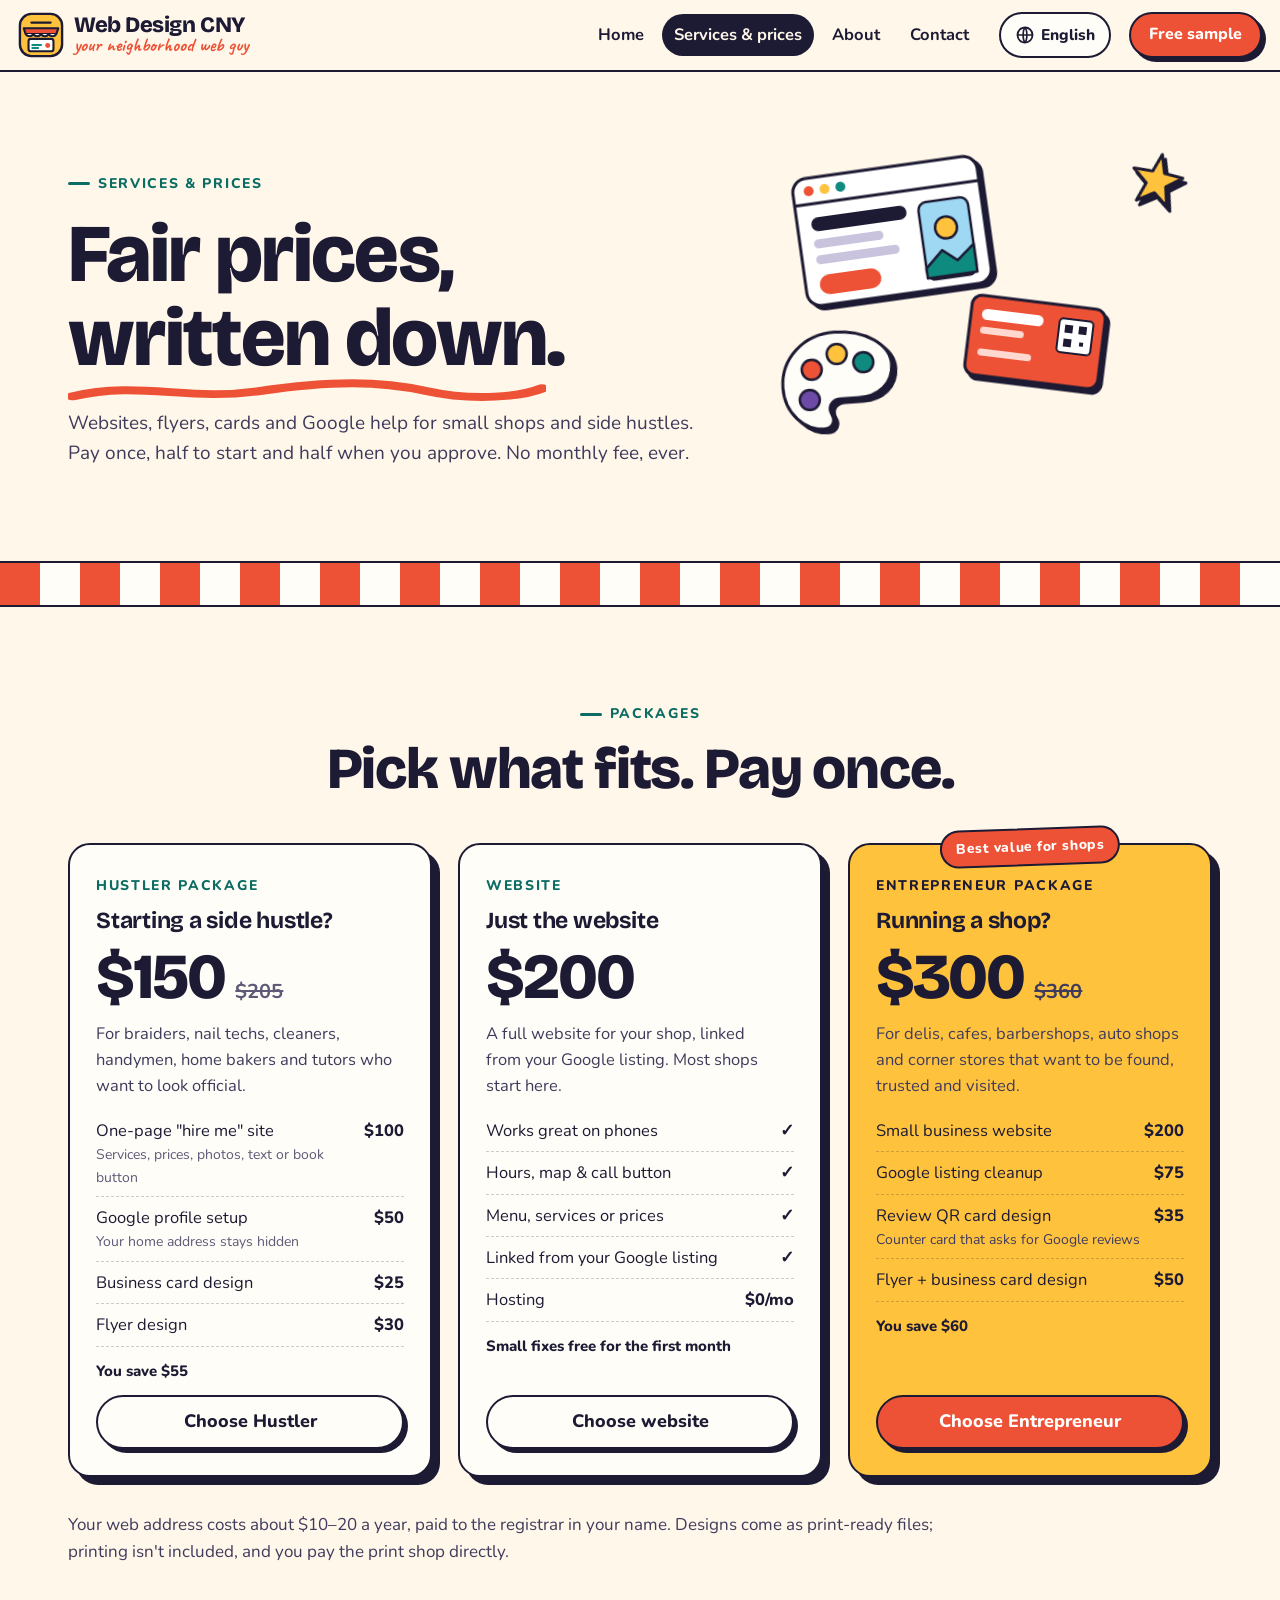
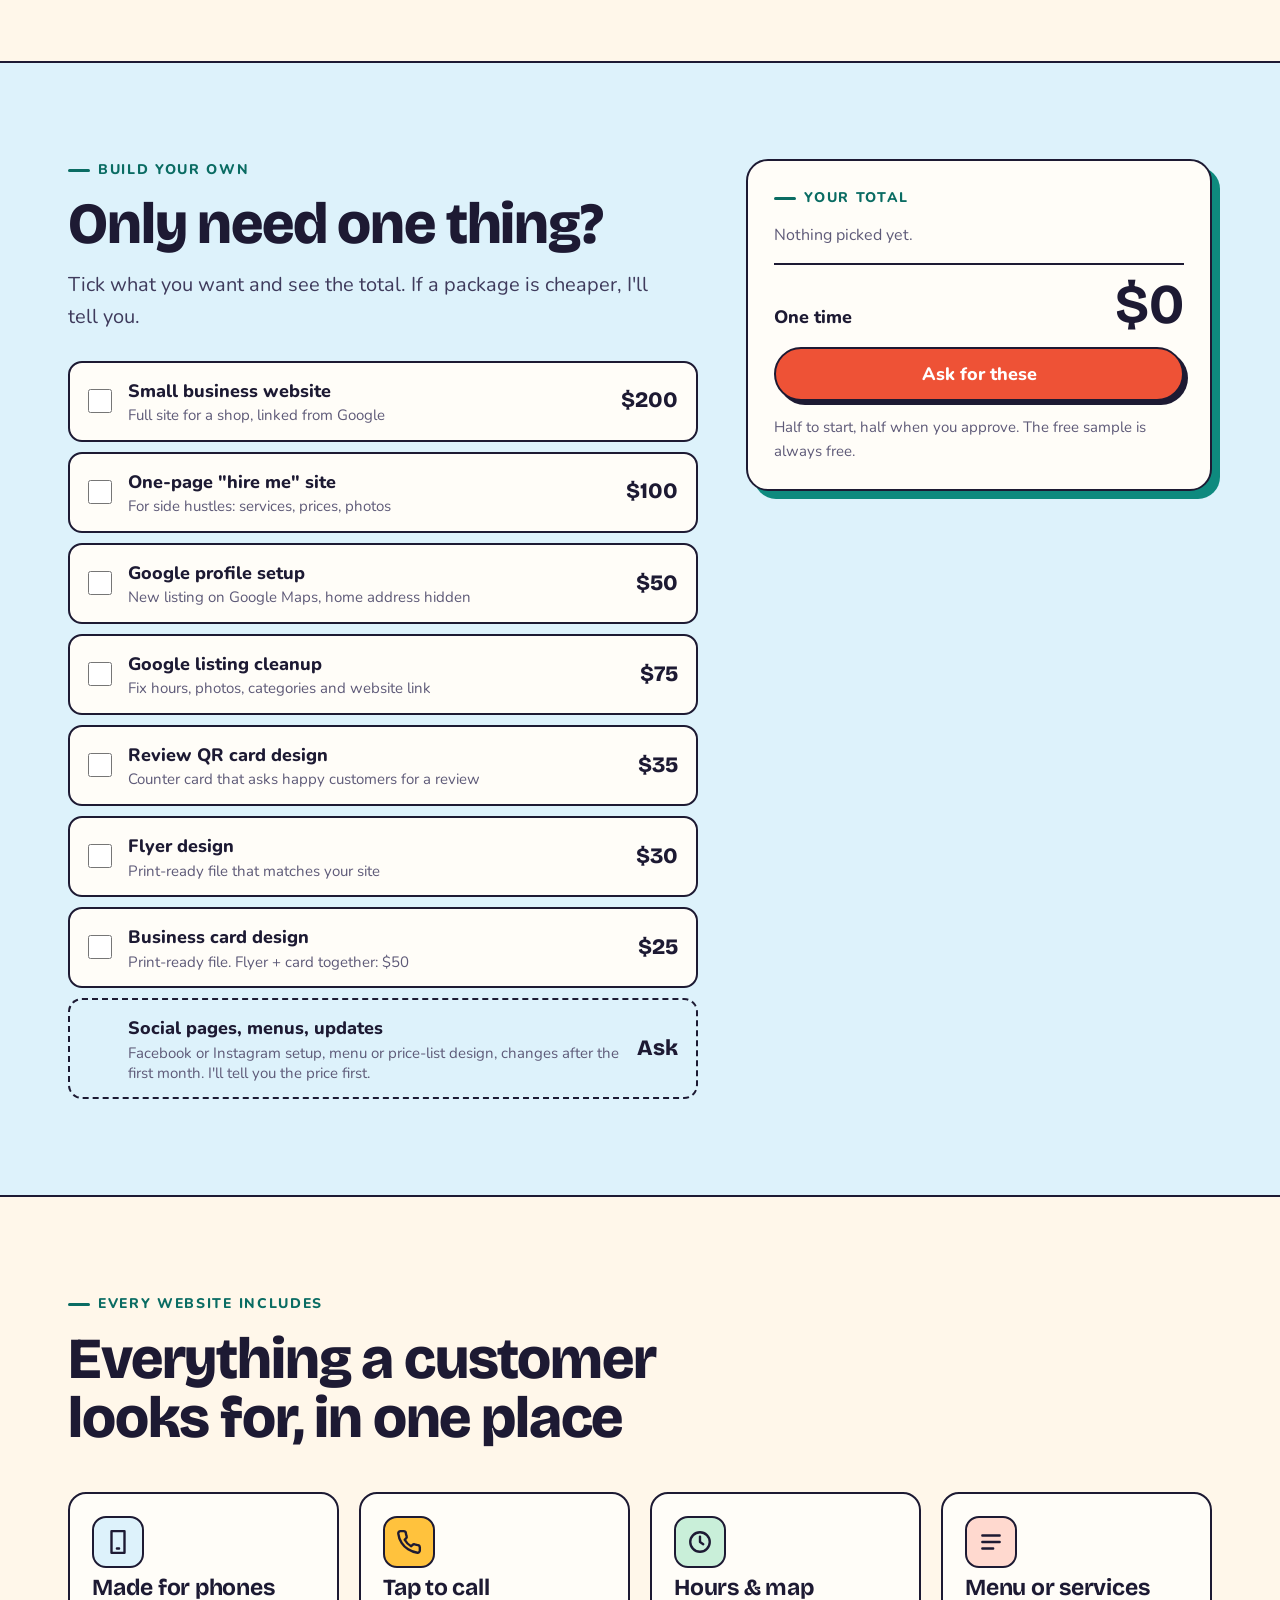
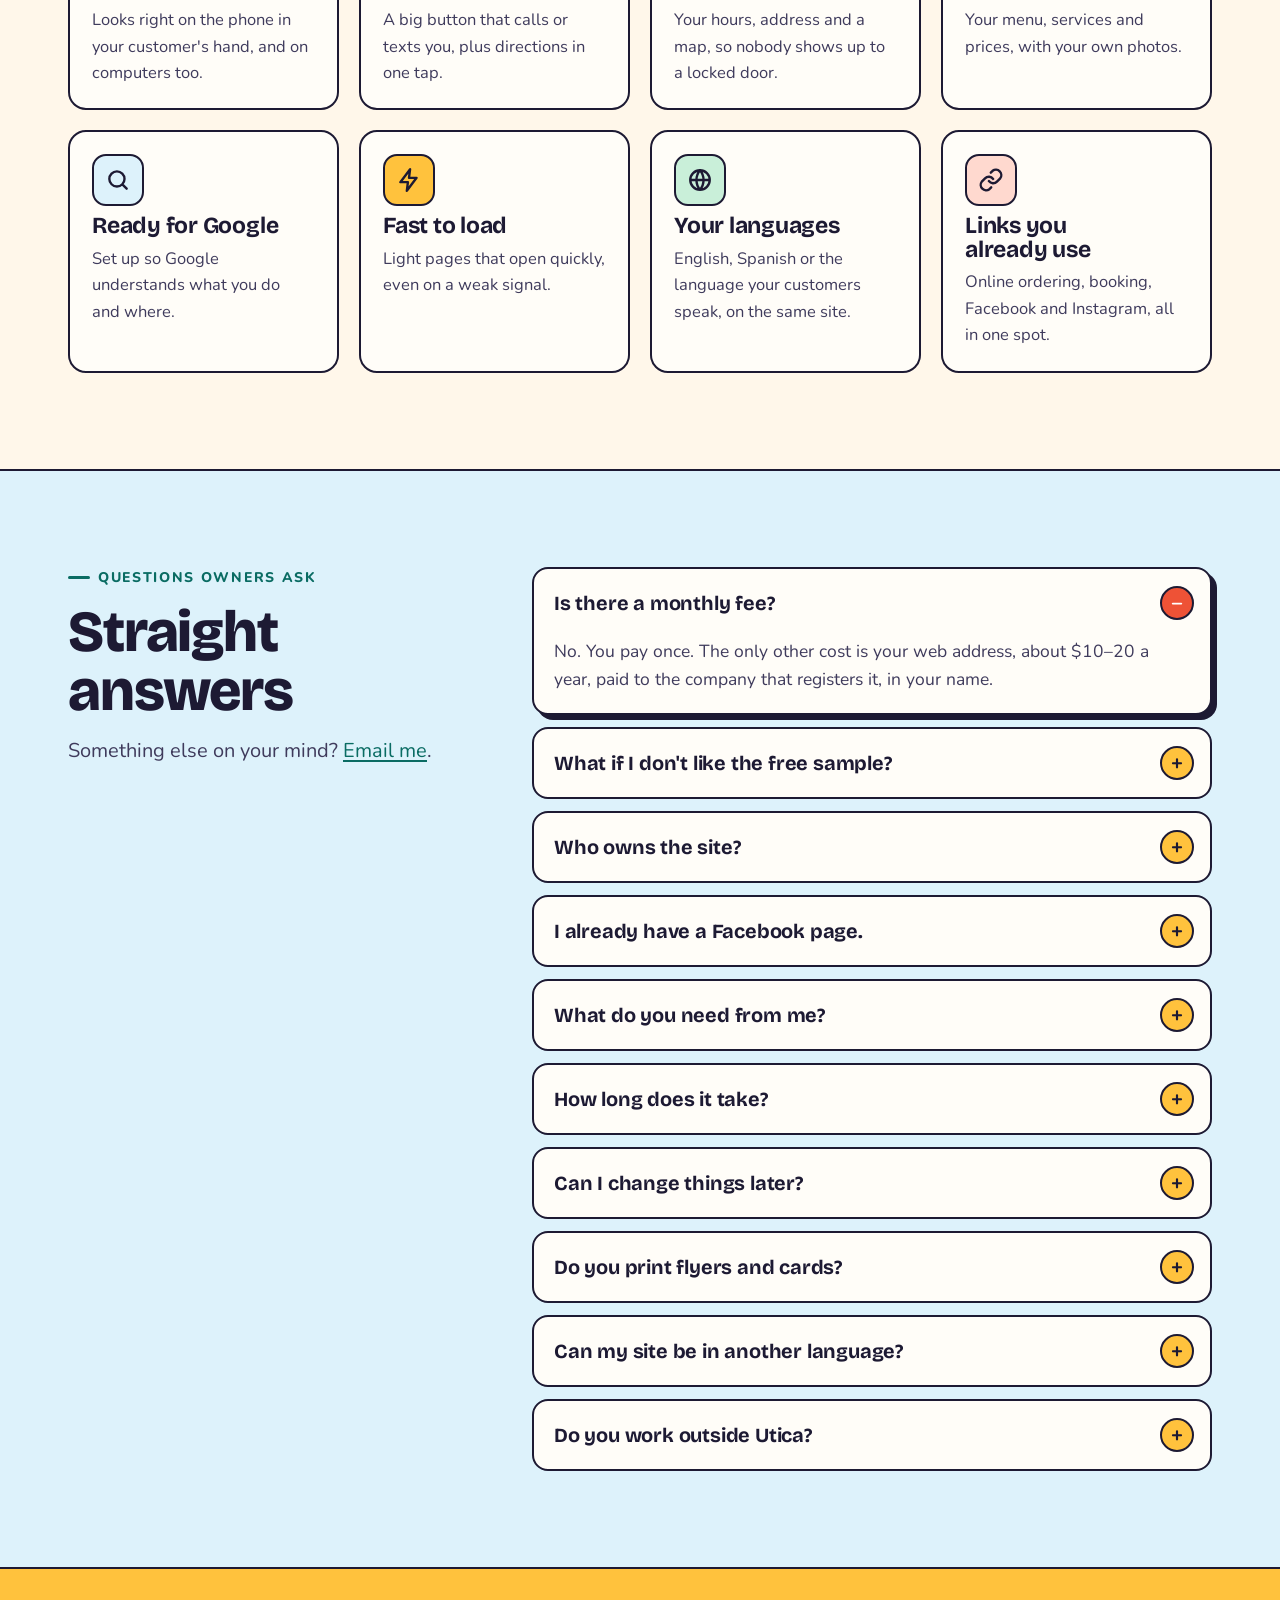
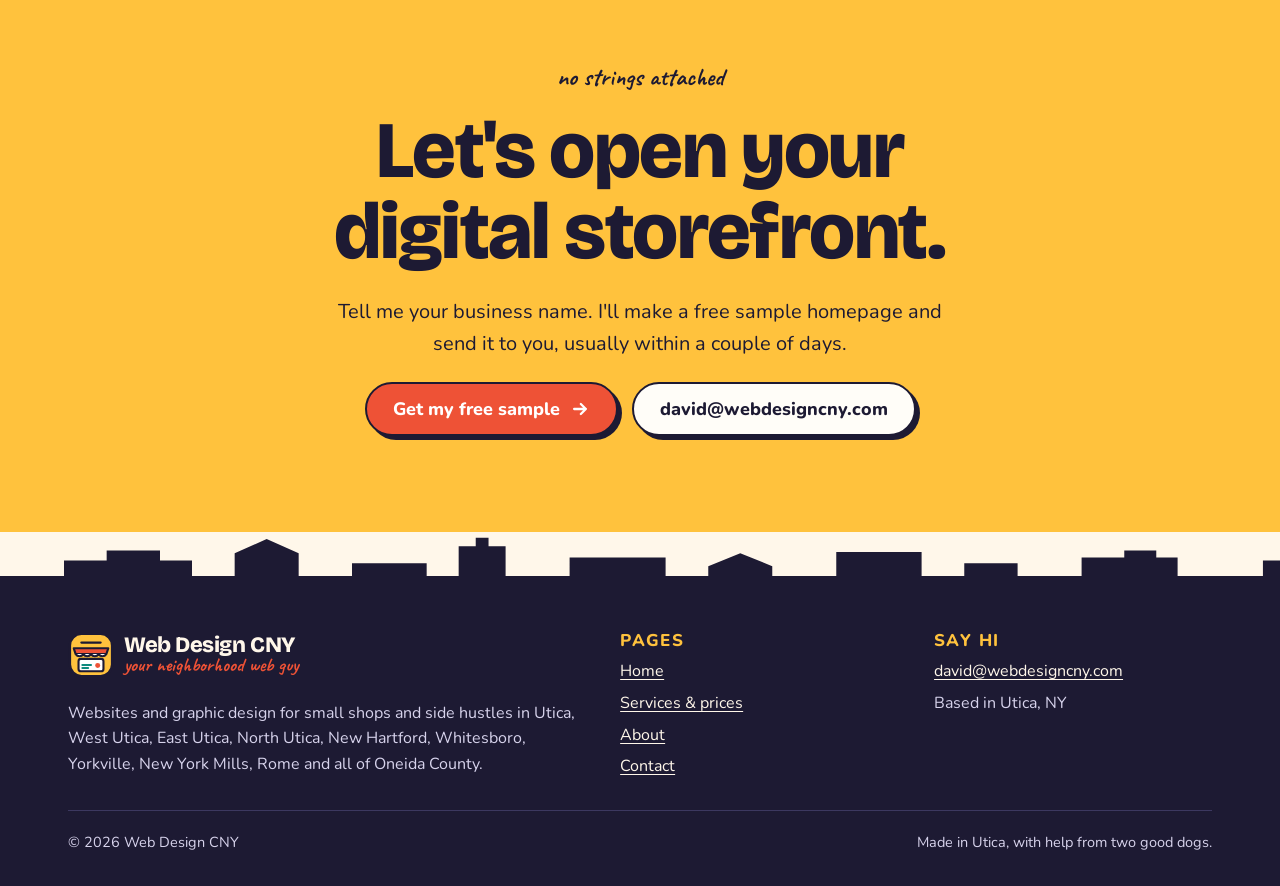
<file: services.html>
<!doctype html>
<html lang="en">
<head>
<meta charset="utf-8">
<meta name="viewport" content="width=device-width,initial-scale=1,viewport-fit=cover">
<title>Services & prices · Web Design CNY · Utica, NY</title>
<meta name="description" content="Flat, one-time prices for small business websites, flyers, business cards and Google listing help in Utica, NY. Packages from $150. No monthly fee.">
<link rel="canonical" href="https://webdesigncny.com/services.html">
<meta property="og:type" content="website">
<meta property="og:site_name" content="Web Design CNY">
<meta property="og:url" content="https://webdesigncny.com/services.html">
<meta property="og:title" content="Services & prices · Web Design CNY · Utica, NY">
<meta property="og:description" content="Flat, one-time prices for small business websites, flyers, business cards and Google listing help in Utica, NY. Packages from $150. No monthly fee.">
<meta property="og:image" content="https://webdesigncny.com/og-image.png">
<meta property="og:image:width" content="1200">
<meta property="og:image:height" content="630">
<meta name="twitter:card" content="summary_large_image">
<meta name="theme-color" content="#FFC23D">
<link rel="icon" href="favicon.svg" type="image/svg+xml">
<link rel="apple-touch-icon" href="apple-touch-icon.png">
<link rel="preconnect" href="https://fonts.googleapis.com"><link rel="preconnect" href="https://fonts.gstatic.com" crossorigin><link rel="stylesheet" href="https://fonts.googleapis.com/css2?family=Bricolage+Grotesque:opsz,wght@12..96,500..800&family=Nunito:wght@400;600;700;800&family=Caveat:wght@700&display=swap">
<link rel="stylesheet" href="assets/style.css">
<script>document.documentElement.classList.add("js")</script>
<script type="application/ld+json">{"@context": "https://schema.org", "@type": "FAQPage", "mainEntity": [{"@type": "Question", "name": "Is there a monthly fee?", "acceptedAnswer": {"@type": "Answer", "text": "No. You pay once. The only other cost is your web address, about $10\u201320 a year, paid to the company that registers it, in your name."}}, {"@type": "Question", "name": "What if I don't like the free sample?", "acceptedAnswer": {"@type": "Answer", "text": "Then you owe nothing. The sample is free and there's no contract. You only pay once you decide to go ahead."}}, {"@type": "Question", "name": "Who owns the site?", "acceptedAnswer": {"@type": "Answer", "text": "You do. The web address and your accounts are in your name. I only get helper access."}}, {"@type": "Question", "name": "I already have a Facebook page.", "acceptedAnswer": {"@type": "Answer", "text": "Keep it. Your site links to it. A website shows up on Google for people who don't use Facebook, and gives your Google listing a website button."}}, {"@type": "Question", "name": "What do you need from me?", "acceptedAnswer": {"@type": "Answer", "text": "Your menu or list of services, prices, a few photos and how you take orders or bookings. Photos from your phone are fine."}}, {"@type": "Question", "name": "How long does it take?", "acceptedAnswer": {"@type": "Answer", "text": "The free sample usually takes a couple of days. The full site is usually live about a week after I get your information."}}, {"@type": "Question", "name": "Can I change things later?", "acceptedAnswer": {"@type": "Answer", "text": "Yes. Small fixes in the first month are free; after that I'll tell you the price before I do anything."}}, {"@type": "Question", "name": "Do you print flyers and cards?", "acceptedAnswer": {"@type": "Answer", "text": "I design them and send you print-ready files. You take them to any print shop and pay them directly, so there's no markup."}}, {"@type": "Question", "name": "Can my site be in another language?", "acceptedAnswer": {"@type": "Answer", "text": "Yes. Utica speaks a lot of languages. Your site can have English plus the language your customers speak, and you check the wording before it goes live."}}, {"@type": "Question", "name": "Do you work outside Utica?", "acceptedAnswer": {"@type": "Answer", "text": "Yes. Most of the work happens by email and text, so anywhere in Central New York works: Rome, New Hartford, Whitesboro, Yorkville, New York Mills and beyond."}}]}</script>
</head>
<body>
<a class="skip" href="#main" data-i18n="c.skip">Skip to content</a>
<header class="top">
  <div class="wrap">
    <a class="logo" href="./" aria-label="Web Design CNY, home"><svg viewBox="0 0 48 48" aria-hidden="true"><rect x="2" y="2" width="44" height="44" rx="12" fill="#FFC23D" stroke="#1D1A33" stroke-width="2.5"/><path d="M6 17h36l-2 6H8z" fill="#EE5236" stroke="#1D1A33" stroke-width="2.2" stroke-linejoin="round"/><path d="M8 23c2 3 6 3 8 0 2 3 6 3 8 0 2 3 6 3 8 0 2 3 6 3 8 0" fill="#fff" stroke="#1D1A33" stroke-width="2.2" stroke-linejoin="round"/><rect x="11" y="28" width="26" height="13" rx="2.5" fill="#fff" stroke="#1D1A33" stroke-width="2.2"/><path d="M15 34.5h9M15 37.5h6" stroke="#0E8A7E" stroke-width="2.2" stroke-linecap="round"/><circle cx="31" cy="35" r="2.6" fill="#EE5236"/><path d="M14 11h20" stroke="#1D1A33" stroke-width="2.4" stroke-linecap="round"/></svg><span class="w"><b>Web Design CNY</b><small data-i18n="c.tag">your neighborhood web guy</small></span></a>
    <nav class="nav" id="nav" aria-label="Main">
      <a class="txt" href="./" data-i18n="n.home">Home</a>
      <a class="txt" href="services.html" aria-current="page" data-i18n="n.services">Services &amp; prices</a>
      <a class="txt" href="about.html" data-i18n="n.about">About</a>
      <a class="txt" href="contact.html" data-i18n="n.contact">Contact</a>
    </nav>
    <div class="lang" id="lang">
      <button class="lang-btn" type="button" aria-haspopup="true" aria-expanded="false" aria-label="Language / Idioma"><svg width="20" height="20" viewBox="0 0 24 24" aria-hidden="true"><circle cx="12" cy="12" r="9" fill="none" stroke="currentColor" stroke-width="2.2"/><path d="M3 12h18M12 3c3 3.5 3 14.5 0 18M12 3c-3 3.5-3 14.5 0 18" fill="none" stroke="currentColor" stroke-width="2"/></svg><span class="lname">English</span></button>
      <div class="lang-menu" role="menu"></div>
    </div>
    <a class="btn btn-red hdr-cta" href="contact.html" data-i18n="c.hdrcta">Free sample</a>
    <button class="menu-btn" type="button" aria-controls="nav" aria-expanded="false" aria-label="Menu"><svg width="22" height="22" viewBox="0 0 24 24" aria-hidden="true"><path d="M4 7h16M4 12h16M4 17h16" stroke="currentColor" stroke-width="2.6" stroke-linecap="round"/></svg></button>
  </div>
</header>
<main id="main">

  <section class="phero">
    <div class="wrap">
      <div class="stack">
        <span class="kicker" data-i18n="sv.k">Services &amp; prices</span>
        <h1 data-i18n="sv.h1">Fair prices, <span class="squiggle">written down<svg viewBox="0 0 200 20" preserveAspectRatio="none" aria-hidden="true"><path d="M2 14C30 2 50 18 80 10s50-8 70 0 40 4 48-2" fill="none" stroke="currentColor" stroke-width="6" stroke-linecap="round"/></svg></span>.</h1>
        <p class="lede" data-i18n="sv.lede">Websites, flyers, cards and Google help for small shops and side hustles. Pay once, half to start and half when you approve. No monthly fee, ever.</p>
      </div>
      <div class="art scene" id="scene" style="aspect-ratio:1/0.8">
        <div class="sticker" style="top:6%;left:6%;--rot:-8deg;--dy:-140px;--spin:-20deg" aria-hidden="true"><svg width="190" height="132" viewBox="0 0 190 132"><rect x="2" y="2" width="186" height="128" rx="14" fill="#fff" stroke="#1D1A33" stroke-width="3"/><path d="M2 28h186" stroke="#1D1A33" stroke-width="3"/><circle cx="18" cy="15" r="5" fill="#EE5236"/><circle cx="34" cy="15" r="5" fill="#FFC23D"/><circle cx="50" cy="15" r="5" fill="#0E8A7E"/><rect x="16" y="42" width="96" height="14" rx="7" fill="#1D1A33"/><rect x="16" y="64" width="70" height="9" rx="4.5" fill="#C9C3DD"/><rect x="16" y="80" width="84" height="9" rx="4.5" fill="#C9C3DD"/><rect x="16" y="100" width="62" height="20" rx="10" fill="#EE5236"/><rect x="124" y="42" width="50" height="78" rx="8" fill="#9ED8F2" stroke="#1D1A33" stroke-width="2.5"/><circle cx="149" cy="70" r="11" fill="#FFC23D" stroke="#1D1A33" stroke-width="2.5"/><path d="M124 108l18-16 14 12 18-14v28h-50z" fill="#0E8A7E" stroke="#1D1A33" stroke-width="2.5" stroke-linejoin="round"/></svg></div>
        <div class="sticker" style="top:44%;left:44%;--rot:7deg;--dy:-200px;--spin:25deg;--d:.7s" aria-hidden="true"><svg width="140" height="86" viewBox="0 0 140 86"><rect x="3" y="3" width="134" height="80" rx="10" fill="#EE5236" stroke="#1D1A33" stroke-width="3"/><rect x="14" y="16" width="62" height="11" rx="5.5" fill="#fff"/><rect x="14" y="34" width="44" height="7" rx="3.5" fill="#FFD9CF"/><rect x="14" y="56" width="54" height="7" rx="3.5" fill="#FFD9CF"/><rect x="92" y="16" width="34" height="34" rx="4" fill="#fff" stroke="#1D1A33" stroke-width="2"/><path d="M98 22h8v8h-8zM112 22h8v8h-8zM98 36h8v8h-8zM114 38h4v4h-4z" fill="#1D1A33"/></svg></div>
        <div class="sticker" style="top:2%;right:6%;--rot:12deg;--dy:-120px;--spin:60deg;--d:1.1s" aria-hidden="true"><svg width="58" height="58" viewBox="0 0 58 58"><path d="M29 3l6 18 19 1-15 12 5 19-15-11-16 11 6-19L4 22l19-1z" fill="#FFC23D" stroke="#1D1A33" stroke-width="3" stroke-linejoin="round"/></svg></div>
        <div class="sticker" style="top:52%;left:2%;--rot:-4deg;--dy:-170px;--spin:-30deg;--d:.4s" aria-hidden="true"><svg width="118" height="118" viewBox="0 0 118 118"><path d="M59 4C28 4 4 27 4 56c0 27 20 44 38 44 10 0 12-8 9-14-4-8 1-15 10-15h18c20 0 35-12 35-31C114 20 90 4 59 4z" fill="#FFFDF8" stroke="#1D1A33" stroke-width="3"/><circle cx="34" cy="40" r="10" fill="#EE5236" stroke="#1D1A33" stroke-width="2.5"/><circle cx="60" cy="26" r="10" fill="#FFC23D" stroke="#1D1A33" stroke-width="2.5"/><circle cx="86" cy="36" r="10" fill="#0E8A7E" stroke="#1D1A33" stroke-width="2.5"/><circle cx="30" cy="70" r="10" fill="#6D4AA8" stroke="#1D1A33" stroke-width="2.5"/></svg></div>
      </div>
    </div>
  </section>
  <div class="awning-stripe" aria-hidden="true"></div>

  <section>
    <div class="wrap">
      <div class="head center reveal">
        <span class="kicker" data-i18n="pr.k2">Packages</span>
        <h2 data-i18n="pr.h">Pick what fits. Pay once.</h2>
      </div>
      <div class="plans">
        <div class="plan  reveal">
          <span class="tier" data-i18n="pl.h.tier">Hustler package</span>
          <h3 data-i18n="pl.h.h">Starting a side hustle?</h3>
          <div class="price"><b>$150</b><s>$205</s></div>
          <p class="who" data-i18n="pl.h.who">For braiders, nail techs, cleaners, handymen, home bakers and tutors who want to look official.</p>
          <ul><li><span><span data-i18n="pl.h.1">One-page "hire me" site</span><small data-i18n="pl.h.1.n">Services, prices, photos, text or book button</small></span><span>$100</span></li><li><span><span data-i18n="pl.h.2">Google profile setup</span><small data-i18n="pl.h.2.n">Your home address stays hidden</small></span><span>$50</span></li><li><span><span data-i18n="pl.h.3">Business card design</span></span><span>$25</span></li><li><span><span data-i18n="pl.h.4">Flyer design</span></span><span>$30</span></li></ul>
          <span class="save" data-i18n="pl.h.save">You save $55</span>
          <a class="btn " href="contact.html?plan=hustler" data-i18n="pl.h.btn">Choose Hustler</a>
        </div>
        <div class="plan  reveal">
          <span class="tier" data-i18n="pl.w.tier">Website</span>
          <h3 data-i18n="pl.w.h">Just the website</h3>
          <div class="price"><b>$200</b></div>
          <p class="who" data-i18n="pl.w.who">A full website for your shop, linked from your Google listing. Most shops start here.</p>
          <ul><li><span><span data-i18n="pl.w.1">Works great on phones</span></span><span>✓</span></li><li><span><span data-i18n="pl.w.2">Hours, map &amp; call button</span></span><span>✓</span></li><li><span><span data-i18n="pl.w.3">Menu, services or prices</span></span><span>✓</span></li><li><span><span data-i18n="pl.w.4">Linked from your Google listing</span></span><span>✓</span></li><li><span><span data-i18n="pl.w.5">Hosting</span></span><span>$0/mo</span></li></ul>
          <span class="save" data-i18n="pl.w.save">Small fixes free for the first month</span>
          <a class="btn " href="contact.html?plan=website" data-i18n="pl.w.btn">Choose website</a>
        </div>
        <div class="plan star reveal"><span class="ribbon" data-i18n="pl.rib">Best value for shops</span>
          <span class="tier" data-i18n="pl.e.tier">Entrepreneur package</span>
          <h3 data-i18n="pl.e.h">Running a shop?</h3>
          <div class="price"><b>$300</b><s>$360</s></div>
          <p class="who" data-i18n="pl.e.who">For delis, cafes, barbershops, auto shops and corner stores that want to be found, trusted and visited.</p>
          <ul><li><span><span data-i18n="pl.e.1">Small business website</span></span><span>$200</span></li><li><span><span data-i18n="pl.e.2">Google listing cleanup</span></span><span>$75</span></li><li><span><span data-i18n="pl.e.3">Review QR card design</span><small data-i18n="pl.e.3.n">Counter card that asks for Google reviews</small></span><span>$35</span></li><li><span><span data-i18n="pl.e.4">Flyer + business card design</span></span><span>$50</span></li></ul>
          <span class="save" data-i18n="pl.e.save">You save $60</span>
          <a class="btn btn-red" href="contact.html?plan=entrepreneur" data-i18n="pl.e.btn">Choose Entrepreneur</a>
        </div>
      </div>
      <p class="plan-note" data-i18n="pr.note">Your web address costs about $10–20 a year, paid to the registrar in your name. Designs come as print-ready files; printing isn't included, and you pay the print shop directly.</p>
    </div>
  </section>

  <section class="band-sky edge-top edge-bot" id="build">
    <div class="wrap builder-grid">
      <div>
        <div class="head reveal" style="margin-bottom:28px">
          <span class="kicker" data-i18n="b.k">Build your own</span>
          <h2 data-i18n="b.h">Only need one thing?</h2>
          <p data-i18n="b.p">Tick what you want and see the total. If a package is cheaper, I'll tell you.</p>
        </div>
        <fieldset class="opts"><legend class="skip" style="position:absolute;left:-9999px" data-i18n="b.legend">Pick services</legend>
          <label class="opt"><input type="checkbox" value="site" data-price="200" data-k="b.site"><span><b data-i18n="b.site">Small business website</b><small data-i18n="b.site.s">Full site for a shop, linked from Google</small></span><span class="p">$200</span></label><label class="opt"><input type="checkbox" value="onepage" data-price="100" data-k="b.one"><span><b data-i18n="b.one">One-page "hire me" site</b><small data-i18n="b.one.s">For side hustles: services, prices, photos</small></span><span class="p">$100</span></label><label class="opt"><input type="checkbox" value="gprofile" data-price="50" data-k="b.gp"><span><b data-i18n="b.gp">Google profile setup</b><small data-i18n="b.gp.s">New listing on Google Maps, home address hidden</small></span><span class="p">$50</span></label><label class="opt"><input type="checkbox" value="gclean" data-price="75" data-k="b.gc"><span><b data-i18n="b.gc">Google listing cleanup</b><small data-i18n="b.gc.s">Fix hours, photos, categories and website link</small></span><span class="p">$75</span></label><label class="opt"><input type="checkbox" value="qr" data-price="35" data-k="b.qr"><span><b data-i18n="b.qr">Review QR card design</b><small data-i18n="b.qr.s">Counter card that asks happy customers for a review</small></span><span class="p">$35</span></label><label class="opt"><input type="checkbox" value="flyer" data-price="30" data-k="b.fl"><span><b data-i18n="b.fl">Flyer design</b><small data-i18n="b.fl.s">Print-ready file that matches your site</small></span><span class="p">$30</span></label><label class="opt"><input type="checkbox" value="card" data-price="25" data-k="b.cd"><span><b data-i18n="b.cd">Business card design</b><small data-i18n="b.cd.s">Print-ready file. Flyer + card together: $50</small></span><span class="p">$25</span></label>
          <div class="opt ask"><span></span><span><b data-i18n="b.ask">Social pages, menus, updates</b><small data-i18n="b.ask.s">Facebook or Instagram setup, menu or price-list design, changes after the first month. I'll tell you the price first.</small></span><span class="p" data-i18n="b.askp">Ask</span></div>
        </fieldset>
      </div>
      <aside class="sum" aria-live="polite">
        <span class="kicker" data-i18n="b.tot.k">Your total</span>
        <div class="lines" id="lines"></div>
        <div class="tot"><span data-i18n="b.once">One time</span><b id="total">$0</b></div>
        <div class="tip" id="tip" hidden></div>
        <a class="btn btn-red" id="build-cta" href="contact.html" data-i18n="b.cta">Ask for these</a>
        <p class="fine" data-i18n="b.fine">Half to start, half when you approve. The free sample is always free.</p>
      </aside>
    </div>
  </section>

  <section>
    <div class="wrap">
      <div class="head reveal">
        <span class="kicker" data-i18n="i.k">Every website includes</span>
        <h2 data-i18n="i.h">Everything a customer looks for, in one place</h2>
      </div>
      <div class="inc-grid"><div class="inc reveal" style="--rd:0.00s"><span class="ic"><svg width="26" height="26" viewBox="0 0 24 24" fill="none" stroke="#1D1A33" stroke-width="2.2" stroke-linecap="round" stroke-linejoin="round" aria-hidden="true"><path d="M6 2h12v20H6zM11 18h2"/></svg></span><h3 data-i18n="i.1.h">Made for phones</h3><p data-i18n="i.1.p">Looks right on the phone in your customer's hand, and on computers too.</p></div><div class="inc reveal" style="--rd:0.08s"><span class="ic"><svg width="26" height="26" viewBox="0 0 24 24" fill="none" stroke="#1D1A33" stroke-width="2.2" stroke-linecap="round" stroke-linejoin="round" aria-hidden="true"><path d="M22 16.9v3a2 2 0 01-2.2 2 19.8 19.8 0 01-8.6-3.1 19.5 19.5 0 01-6-6A19.8 19.8 0 012.1 4.2 2 2 0 014.1 2h3a2 2 0 012 1.7c.1 1 .4 1.9.7 2.8a2 2 0 01-.5 2.1L8 9.9a16 16 0 006 6l1.3-1.3a2 2 0 012.1-.4c.9.3 1.8.6 2.8.7a2 2 0 011.7 2z"/></svg></span><h3 data-i18n="i.2.h">Tap to call</h3><p data-i18n="i.2.p">A big button that calls or texts you, plus directions in one tap.</p></div><div class="inc reveal" style="--rd:0.16s"><span class="ic"><svg width="26" height="26" viewBox="0 0 24 24" fill="none" stroke="#1D1A33" stroke-width="2.2" stroke-linecap="round" stroke-linejoin="round" aria-hidden="true"><path d="M12 3a9 9 0 100 18 9 9 0 000-18zM12 7v5l3 2"/></svg></span><h3 data-i18n="i.3.h">Hours &amp; map</h3><p data-i18n="i.3.p">Your hours, address and a map, so nobody shows up to a locked door.</p></div><div class="inc reveal" style="--rd:0.24s"><span class="ic"><svg width="26" height="26" viewBox="0 0 24 24" fill="none" stroke="#1D1A33" stroke-width="2.2" stroke-linecap="round" stroke-linejoin="round" aria-hidden="true"><path d="M4 6h16M4 12h16M4 18h10"/></svg></span><h3 data-i18n="i.4.h">Menu or services</h3><p data-i18n="i.4.p">Your menu, services and prices, with your own photos.</p></div><div class="inc reveal" style="--rd:0.00s"><span class="ic"><svg width="26" height="26" viewBox="0 0 24 24" fill="none" stroke="#1D1A33" stroke-width="2.2" stroke-linecap="round" stroke-linejoin="round" aria-hidden="true"><path d="M11 4a7 7 0 100 14 7 7 0 000-14zM20 20l-4-4"/></svg></span><h3 data-i18n="i.5.h">Ready for Google</h3><p data-i18n="i.5.p">Set up so Google understands what you do and where.</p></div><div class="inc reveal" style="--rd:0.08s"><span class="ic"><svg width="26" height="26" viewBox="0 0 24 24" fill="none" stroke="#1D1A33" stroke-width="2.2" stroke-linecap="round" stroke-linejoin="round" aria-hidden="true"><path d="M13 2L4 14h7l-1 8 9-12h-7z"/></svg></span><h3 data-i18n="i.6.h">Fast to load</h3><p data-i18n="i.6.p">Light pages that open quickly, even on a weak signal.</p></div><div class="inc reveal" style="--rd:0.16s"><span class="ic"><svg width="26" height="26" viewBox="0 0 24 24" fill="none" stroke="#1D1A33" stroke-width="2.2" stroke-linecap="round" stroke-linejoin="round" aria-hidden="true"><path d="M3 12h18M12 3a14 14 0 010 18M12 3a14 14 0 000 18M12 3a9 9 0 100 18 9 9 0 000-18z"/></svg></span><h3 data-i18n="i.7.h">Your languages</h3><p data-i18n="i.7.p">English, Spanish or the language your customers speak, on the same site.</p></div><div class="inc reveal" style="--rd:0.24s"><span class="ic"><svg width="26" height="26" viewBox="0 0 24 24" fill="none" stroke="#1D1A33" stroke-width="2.2" stroke-linecap="round" stroke-linejoin="round" aria-hidden="true"><path d="M10 13a5 5 0 007.5.5l3-3a5 5 0 00-7-7l-1.7 1.7M14 11a5 5 0 00-7.5-.5l-3 3a5 5 0 007 7l1.7-1.7"/></svg></span><h3 data-i18n="i.8.h">Links you already use</h3><p data-i18n="i.8.p">Online ordering, booking, Facebook and Instagram, all in one spot.</p></div></div>
    </div>
  </section>

  <section class="band-sky edge-top" id="faq">
    <div class="wrap faq-grid">
      <div class="head reveal">
        <span class="kicker" data-i18n="faq.k">Questions owners ask</span>
        <h2 data-i18n="faq.h">Straight answers</h2>
        <p data-i18n="faq.p">Something else on your mind? <a href="mailto:david@webdesigncny.com">Email me</a>.</p>
      </div>
      <div class="qs reveal"><details open><summary data-i18n="faq.q1">Is there a monthly fee?</summary><p data-i18n="faq.q1a">No. You pay once. The only other cost is your web address, about $10–20 a year, paid to the company that registers it, in your name.</p></details><details><summary data-i18n="faq.q2">What if I don't like the free sample?</summary><p data-i18n="faq.q2a">Then you owe nothing. The sample is free and there's no contract. You only pay once you decide to go ahead.</p></details><details><summary data-i18n="faq.q3">Who owns the site?</summary><p data-i18n="faq.q3a">You do. The web address and your accounts are in your name. I only get helper access.</p></details><details><summary data-i18n="faq.q4">I already have a Facebook page.</summary><p data-i18n="faq.q4a">Keep it. Your site links to it. A website shows up on Google for people who don't use Facebook, and gives your Google listing a website button.</p></details><details><summary data-i18n="faq.q5">What do you need from me?</summary><p data-i18n="faq.q5a">Your menu or list of services, prices, a few photos and how you take orders or bookings. Photos from your phone are fine.</p></details><details><summary data-i18n="faq.q6">How long does it take?</summary><p data-i18n="faq.q6a">The free sample usually takes a couple of days. The full site is usually live about a week after I get your information.</p></details><details><summary data-i18n="faq.q7">Can I change things later?</summary><p data-i18n="faq.q7a">Yes. Small fixes in the first month are free; after that I'll tell you the price before I do anything.</p></details><details><summary data-i18n="faq.q8">Do you print flyers and cards?</summary><p data-i18n="faq.q8a">I design them and send you print-ready files. You take them to any print shop and pay them directly, so there's no markup.</p></details><details><summary data-i18n="faq.q9">Can my site be in another language?</summary><p data-i18n="faq.q9a">Yes. Utica speaks a lot of languages. Your site can have English plus the language your customers speak, and you check the wording before it goes live.</p></details><details><summary data-i18n="faq.q10">Do you work outside Utica?</summary><p data-i18n="faq.q10a">Yes. Most of the work happens by email and text, so anywhere in Central New York works: Rome, New Hartford, Whitesboro, Yorkville, New York Mills and beyond.</p></details></div>
    </div>
  </section>

  <section class="bigcta band-sun edge-top">
    <div class="wrap reveal">
      <span class="hand" style="color:var(--ink)" data-i18n="cta.hand">no strings attached</span>
      <h2 data-i18n="cta.h">Let's open your digital storefront.</h2>
      <p data-i18n="cta.p">Tell me your business name. I'll make a free sample homepage and send it to you, usually within a couple of days.</p>
      <div class="cta" style="justify-content:center"><a class="btn btn-red" href="contact.html"><span data-i18n="c.cta">Get my free sample</span><svg width="20" height="20" viewBox="0 0 24 24" aria-hidden="true"><path d="M5 12h14M13 6l6 6-6 6" fill="none" stroke="currentColor" stroke-width="2.8" stroke-linecap="round" stroke-linejoin="round"/></svg></a><a class="btn" href="mailto:david@webdesigncny.com?subject=Free%20sample%20for%20my%20business">david@webdesigncny.com</a></div>
    </div>
  </section>
</main>

<footer>
  <svg class="town" viewBox="0 0 1200 90" preserveAspectRatio="none" aria-hidden="true"><path fill="currentColor" d="M0 90V62h60V40h40v-14h50v14h30v22h40V30l30-20 30 20v32h50V44h70v18h30V20h16V8h12v12h16v42h60V36h90v26h40V48l30-18 30 18v14h60V28h80v34h40V44h50v18h60V36h40v-10h30v10h20v26h80V40h60v22h30v28z"/></svg>
  <div class="wrap">
    <div class="cols">
      <div>
        <a class="logo" href="./" aria-label="Web Design CNY, home"><svg viewBox="0 0 48 48" aria-hidden="true"><rect x="2" y="2" width="44" height="44" rx="12" fill="#FFC23D" stroke="#1D1A33" stroke-width="2.5"/><path d="M6 17h36l-2 6H8z" fill="#EE5236" stroke="#1D1A33" stroke-width="2.2" stroke-linejoin="round"/><path d="M8 23c2 3 6 3 8 0 2 3 6 3 8 0 2 3 6 3 8 0 2 3 6 3 8 0" fill="#fff" stroke="#1D1A33" stroke-width="2.2" stroke-linejoin="round"/><rect x="11" y="28" width="26" height="13" rx="2.5" fill="#fff" stroke="#1D1A33" stroke-width="2.2"/><path d="M15 34.5h9M15 37.5h6" stroke="#0E8A7E" stroke-width="2.2" stroke-linecap="round"/><circle cx="31" cy="35" r="2.6" fill="#EE5236"/><path d="M14 11h20" stroke="#1D1A33" stroke-width="2.4" stroke-linecap="round"/></svg><span class="w"><b>Web Design CNY</b><small data-i18n="c.tag">your neighborhood web guy</small></span></a>
        <p class="areas" data-i18n="f.areas">Websites and graphic design for small shops and side hustles in Utica, West Utica, East Utica, North Utica, New Hartford, Whitesboro, Yorkville, New York Mills, Rome and all of Oneida County.</p>
      </div>
      <div>
        <h3 data-i18n="f.pages">Pages</h3>
        <ul>
          <li><a href="./" data-i18n="n.home">Home</a></li>
          <li><a href="services.html" data-i18n="n.services">Services &amp; prices</a></li>
          <li><a href="about.html" data-i18n="n.about">About</a></li>
          <li><a href="contact.html" data-i18n="n.contact">Contact</a></li>
        </ul>
      </div>
      <div>
        <h3 data-i18n="f.say">Say hi</h3>
        <ul>
          <li><a href="mailto:david@webdesigncny.com?subject=Free%20sample%20for%20my%20business">david@webdesigncny.com</a></li>
          <li data-i18n="f.based">Based in Utica, NY</li>
        </ul>
      </div>
    </div>
    <div class="legal"><span>© 2026 Web Design CNY</span><span data-i18n="f.made">Made in Utica, with help from two good dogs.</span></div>
  </div>
</footer>

<div class="dock">
  <a class="btn btn-red" href="contact.html" data-i18n="c.cta">Get my free sample</a>
  <a class="btn btn-email" href="mailto:david@webdesigncny.com?subject=Free%20sample%20for%20my%20business" aria-label="Email David" data-i18n="c.email">Email</a>
</div>

<script src="assets/i18n.js"></script>
<script src="assets/site.js"></script>
</body>
</html>
</file>
<file: assets/style.css>
/* Web Design CNY — shared styles.
   Look: a sunny neighborhood main street. Cream paper, tomato-red awnings, sun yellow, teal and sky,
   chunky friendly display type, hand-written notes, and design "stickers" that float and fade as you scroll. */
:root{
  --cream:#FFF7EA;
  --paper:#FFFDF8;
  --ink:#1D1A33;
  --ink-2:#3F3B5C;
  --muted:#5E5A78;
  --line:#E8DCC6;
  --tomato:#EE5236;
  --tomato-ink:#FFFFFF;
  --tomato-dk:#C93B22;
  --sun:#FFC23D;
  --sun-ink:#2A1C00;
  --teal:#0E8A7E;
  --teal-dk:#0A6C63;
  --sky:#9ED8F2;
  --sky-soft:#DDF2FB;
  --mint:#C9EFD9;
  --plum:#6D4AA8;
  --shadow:0 2px 0 var(--ink);
  --pop:4px 4px 0 var(--ink);
  --display:"Bricolage Grotesque", "Trebuchet MS", Arial, sans-serif;
  --body:"Nunito", "Segoe UI", Arial, sans-serif;
  --hand:"Caveat", "Comic Sans MS", cursive;
  --r:18px;
  color-scheme:light;
}
*{box-sizing:border-box}
html{scroll-behavior:smooth;scroll-padding-top:96px}
body{margin:0;background:var(--cream);color:var(--ink);font-family:var(--body);font-size:18px;line-height:1.6;-webkit-text-size-adjust:100%;overflow-x:hidden}
img,svg{max-width:100%}
a{color:var(--teal-dk);text-underline-offset:3px}
:focus-visible{outline:3px solid var(--plum);outline-offset:3px;border-radius:6px}
[dir="rtl"] body{font-family:var(--body)}
.skip{position:absolute;left:-9999px;top:8px;background:var(--sun);color:var(--sun-ink);padding:10px 14px;z-index:100;font-weight:800;border-radius:8px}
.skip:focus{left:8px}
.wrap{max-width:1180px;margin:0 auto;padding-left:max(18px, env(safe-area-inset-left, 0px));padding-right:max(18px, env(safe-area-inset-right, 0px))}
h1,h2,h3{font-family:var(--display);text-wrap:balance;margin:0;line-height:1.02;letter-spacing:-0.02em}
h1{font-size:clamp(46px,7.4vw,96px);font-weight:800}
h2{font-size:clamp(34px,4.8vw,58px);font-weight:800}
h3{font-size:23px;font-weight:700;letter-spacing:-0.01em}
p{margin:0;text-wrap:pretty}
.hand{font-family:var(--hand);font-weight:700;font-size:1.35em;line-height:1;color:var(--tomato)}
.kicker{display:inline-flex;align-items:center;gap:8px;font-weight:800;font-size:14px;letter-spacing:0.12em;text-transform:uppercase;color:var(--teal-dk)}
.kicker::before{content:"";width:22px;height:3px;border-radius:3px;background:currentColor}
.lede{font-size:21px;color:var(--ink-2);max-width:34em}
.muted{color:var(--muted)}
.hl{background:linear-gradient(transparent 58%, var(--sun) 58%, var(--sun) 92%, transparent 92%);padding:0 .08em}
.squiggle{position:relative;white-space:nowrap}
.squiggle svg{position:absolute;left:0;right:0;bottom:-0.22em;width:100%;height:.32em;color:var(--tomato)}

/* buttons */
.btn{display:inline-flex;align-items:center;justify-content:center;gap:10px;min-height:54px;padding:0 26px;border-radius:999px;font-family:var(--body);font-weight:800;font-size:18px;text-decoration:none;border:2.5px solid var(--ink);cursor:pointer;box-shadow:var(--pop);transition:transform .15s ease, box-shadow .15s ease;color:var(--ink);background:var(--paper)}
.btn:hover{transform:translate(-2px,-2px);box-shadow:6px 6px 0 var(--ink)}
.btn:active{transform:translate(2px,2px);box-shadow:1px 1px 0 var(--ink)}
.btn-red{background:var(--tomato);color:var(--tomato-ink)}
.btn-sun{background:var(--sun);color:var(--sun-ink)}
.btn-teal{background:var(--teal);color:#fff}
.btn svg{flex-shrink:0}
.cta{display:flex;gap:14px;flex-wrap:wrap;align-items:center}

/* header */
.top{position:sticky;top:0;z-index:40;background:color-mix(in srgb,var(--cream) 90%,transparent);backdrop-filter:saturate(1.3) blur(10px);-webkit-backdrop-filter:saturate(1.3) blur(10px);border-bottom:2px solid var(--ink)}
.top .wrap{display:flex;align-items:center;gap:18px;padding-block:12px}
.logo{display:inline-flex;align-items:center;gap:10px;text-decoration:none;color:var(--ink);flex-shrink:0}
.logo svg{width:46px;height:46px}
.logo .w{display:flex;flex-direction:column;line-height:.95}
.logo b{font-family:var(--display);font-weight:800;font-size:22px;letter-spacing:-0.02em}
.logo small{font-family:var(--hand);font-weight:700;font-size:19px;color:var(--tomato);line-height:1}
.nav{display:flex;align-items:center;gap:6px;margin-inline-start:auto}
.nav a{color:var(--ink);text-decoration:none;font-weight:700;font-size:16.5px;padding:8px 12px;border-radius:999px}
.nav a:hover{background:var(--sun)}
.nav a[aria-current="page"]{background:var(--ink);color:var(--cream)}
.top .btn{min-height:46px;padding:0 18px;font-size:16px}
.lang{position:relative}
.lang-btn{display:inline-flex;align-items:center;gap:6px;min-height:46px;padding:0 14px;border-radius:999px;border:2px solid var(--ink);background:var(--paper);font:inherit;font-weight:800;font-size:15.5px;color:var(--ink);cursor:pointer}
.lang-btn:hover{background:var(--sky-soft)}
.lang-menu{position:absolute;inset-inline-end:0;top:calc(100% + 8px);background:var(--paper);border:2px solid var(--ink);border-radius:14px;box-shadow:var(--pop);padding:8px;min-width:220px;display:none;flex-direction:column;z-index:50}
.lang.open .lang-menu{display:flex}
.lang-menu button{display:flex;justify-content:space-between;align-items:center;gap:14px;font:inherit;font-size:17px;font-weight:700;background:none;border:0;border-radius:10px;padding:10px 12px;color:var(--ink);cursor:pointer;text-align:start}
.lang-menu button:hover,.lang-menu button[aria-checked="true"]{background:var(--sun)}
.lang-menu small{font-weight:600;color:var(--muted);font-size:13.5px}
.lang-menu .note{font-size:13px;color:var(--muted);padding:8px 12px 4px;border-top:1px dashed var(--line);margin-top:6px;line-height:1.4}
.menu-btn{display:none;min-height:46px;min-width:46px;border-radius:999px;border:2px solid var(--ink);background:var(--paper);cursor:pointer;align-items:center;justify-content:center}

/* sections */
section{padding-block:96px;position:relative}
.head{display:flex;flex-direction:column;gap:14px;margin-bottom:44px;max-width:46em}
.head.center{margin-inline:auto;text-align:center;align-items:center}
.head p{font-size:20px;color:var(--ink-2)}
.band-sky{background:var(--sky-soft)}
.band-ink{background:var(--ink);color:var(--cream)}
.band-ink .kicker{color:var(--sun)}
.band-ink .muted,.band-ink .head p{color:#CFCBE6}
.band-sun{background:var(--sun)}
.band-teal{background:var(--teal);color:#fff}
.band-teal .kicker{color:var(--sun)}
.edge-top{border-top:2px solid var(--ink)}
.edge-bot{border-bottom:2px solid var(--ink)}

/* awning edge (scalloped) */
.awning{height:34px;background:
  radial-gradient(circle at 20px 0, transparent 0 0, var(--c1,var(--tomato)) 0 19px, transparent 20px) 0 0/40px 34px repeat-x;
  position:relative;z-index:2}
.awning-stripe{height:46px;background:repeating-linear-gradient(90deg,var(--tomato) 0 40px,var(--paper) 40px 80px);border-block:2px solid var(--ink)}

/* hero */
.hero{padding-block:56px 64px;overflow:hidden}
.hero .wrap{display:grid;grid-template-columns:minmax(0,1.05fr) minmax(0,0.95fr);gap:40px;align-items:center}
.hero-copy{display:flex;flex-direction:column;gap:26px;min-width:0;position:relative;z-index:3}
.hero h1 .accent{color:var(--tomato)}
.hero .hand-note{font-family:var(--hand);font-weight:700;font-size:28px;color:var(--teal-dk);transform:rotate(-3deg);display:inline-block}
.assure{display:flex;flex-wrap:wrap;gap:10px;margin:0;padding:0;list-style:none}
.assure li{display:inline-flex;align-items:center;gap:8px;font-weight:800;font-size:15.5px;background:var(--paper);border:2px solid var(--ink);border-radius:999px;padding:6px 14px}
.assure li i{width:10px;height:10px;border-radius:50%;background:var(--teal);display:inline-block}
.scene{position:relative;min-width:0;aspect-ratio:1/0.95}
.scene .street{position:absolute;inset:auto 0 0 0;width:100%;height:auto}
.sticker{position:absolute;z-index:2;will-change:transform,opacity;transform:translate3d(0,calc(var(--p,0) * var(--dy,-120px)),0) rotate(calc(var(--rot,0deg) + var(--p,0) * var(--spin,0deg)));opacity:calc(1 - var(--p,0) * 1.4)}
.sticker > *{display:block;filter:drop-shadow(4px 4px 0 var(--ink))}
@media (prefers-reduced-motion:no-preference){
  .sticker > *{animation:bob 5s ease-in-out infinite;animation-delay:var(--d,0s)}
  @keyframes bob{0%,100%{translate:0 0}50%{translate:0 -10px}}
}

/* marquee */
.marquee{background:var(--ink);color:var(--cream);overflow:hidden;border-block:2px solid var(--ink);position:relative;z-index:3}
.marquee .track{display:flex;width:max-content;gap:0;padding-block:16px}
.marquee span{font-family:var(--display);font-weight:800;font-size:26px;letter-spacing:-0.01em;white-space:nowrap;padding-inline:22px;display:inline-flex;align-items:center;gap:22px}
.marquee span::after{content:"";width:12px;height:12px;border-radius:50%;background:var(--sun);display:inline-block}
.marquee span:nth-child(3n+2)::after{background:var(--tomato)}
.marquee span:nth-child(3n)::after{background:var(--sky)}
@media (prefers-reduced-motion:no-preference){
  .marquee .track{animation:slide 40s linear infinite}
  [dir="rtl"] .marquee .track{animation-direction:reverse}
  @keyframes slide{to{transform:translateX(-50%)}}
}

/* service cards */
.svc-grid{display:grid;grid-template-columns:repeat(3,minmax(0,1fr));gap:26px}
.svc{background:var(--paper);border:2.5px solid var(--ink);border-radius:var(--r);padding:28px;display:flex;flex-direction:column;gap:14px;box-shadow:6px 6px 0 var(--ink);min-width:0;position:relative}
.svc .art{height:130px;border-radius:12px;border:2px solid var(--ink);display:flex;align-items:center;justify-content:center;overflow:hidden}
.svc p{color:var(--ink-2);font-size:17px}
.svc .from{margin-top:auto;font-weight:800;font-size:16px;display:flex;justify-content:space-between;align-items:center;gap:10px;padding-top:10px;border-top:2px dashed var(--line)}
.svc .from b{font-family:var(--display);font-size:28px}
.svc .from a{font-weight:800}

/* phone demo */
.demo-wrap{display:grid;grid-template-columns:minmax(0,0.9fr) minmax(0,1.1fr);gap:56px;align-items:center}
.demo{display:flex;flex-direction:column;align-items:center;gap:18px;min-width:0}
.chips{display:flex;flex-wrap:wrap;gap:10px}
.chip{font-family:var(--body);font-size:16px;font-weight:800;border:2px solid var(--ink);background:var(--paper);color:var(--ink);border-radius:999px;padding:8px 16px;cursor:pointer;min-height:44px}
.chip:hover{background:var(--sky-soft)}
.chip[aria-pressed="true"]{background:var(--ink);color:var(--cream)}
.phone{--acc:#0E8A7E;--acc-ink:#fff;width:100%;max-width:310px;aspect-ratio:9/18.5;border:12px solid var(--ink);border-radius:44px;background:#fff;color:#14201F;overflow:hidden;display:flex;flex-direction:column;position:relative;box-shadow:12px 12px 0 var(--tomato)}
.phone::before{content:"";position:absolute;top:9px;left:50%;transform:translateX(-50%);width:80px;height:22px;border-radius:12px;background:var(--ink);z-index:2}
.phone .tag{position:absolute;bottom:12px;inset-inline-end:12px;font-size:11px;font-weight:800;letter-spacing:0.08em;text-transform:uppercase;background:var(--sun);color:var(--sun-ink);padding:3px 8px;border-radius:999px;z-index:2}
.p-nav{background:var(--acc);color:var(--acc-ink);padding:40px 16px 12px;font-family:var(--display);font-weight:800;font-size:20px;display:flex;justify-content:space-between;align-items:center}
.p-nav i{display:block;width:18px;height:2px;background:currentColor;box-shadow:0 5px 0 currentColor,0 -5px 0 currentColor}
.p-hero{padding:16px;display:flex;flex-direction:column;gap:9px}
.p-hero strong{font-family:var(--display);font-size:25px;font-weight:800;line-height:1.02;letter-spacing:-0.02em}
.p-hero small{font-size:13.5px;color:#4A5655;line-height:1.35}
.p-btn{background:var(--acc);color:var(--acc-ink);border-radius:999px;text-align:center;font-weight:800;font-size:14.5px;padding:10px;display:flex;align-items:center;justify-content:center;gap:6px}
.p-photo{margin:0 16px;height:100px;border-radius:14px;background:linear-gradient(135deg,color-mix(in srgb,var(--acc) 30%,#fff),color-mix(in srgb,var(--acc) 8%,#fff));display:flex;align-items:center;justify-content:center;font-size:12.5px;font-weight:800;color:#4A5655;border:2px dashed color-mix(in srgb,var(--acc) 45%,#fff)}
.p-rows{padding:12px 16px;font-size:13.5px;display:grid;grid-template-columns:auto 1fr;gap:4px 12px;font-variant-numeric:tabular-nums}
.p-rows b{font-weight:800}
.p-rows span{text-align:end;color:#33403F}
.demo-cap{font-size:16px;color:var(--muted);text-align:center;max-width:24em}
@media (prefers-reduced-motion:no-preference){
  .phone .swap{transition:opacity .2s ease, transform .2s ease}
  .phone.is-swapping .swap{opacity:0;transform:translateY(6px)}
}

/* search illustration */
.serp{background:var(--paper);border:2.5px solid var(--ink);border-radius:var(--r);padding:20px;display:flex;flex-direction:column;gap:14px;box-shadow:8px 8px 0 var(--ink);min-width:0}
.serp .q{display:flex;align-items:center;gap:10px;border:2px solid var(--ink);border-radius:999px;padding:10px 16px;font-size:17px;font-weight:700}
.res{border:2px solid var(--line);border-radius:14px;padding:16px;display:flex;flex-direction:column;gap:8px;position:relative}
.res.good{border-color:var(--teal);background:color-mix(in srgb,var(--mint) 45%,#fff)}
.res .nm{font-family:var(--display);font-weight:800;font-size:21px}
.res .meta{font-size:15px;color:var(--muted)}
.res .acts{display:flex;flex-wrap:wrap;gap:8px}
.res .acts span{font-size:14.5px;font-weight:800;border:2px solid var(--line);border-radius:999px;padding:4px 12px;background:#fff}
.res.good .acts .web{background:var(--teal);border-color:var(--teal);color:#fff}
.res .acts .none{color:var(--tomato-dk);border-style:dashed;border-color:var(--tomato)}
.res .flag{position:absolute;top:-13px;inset-inline-end:14px;font-size:12px;font-weight:800;letter-spacing:0.06em;text-transform:uppercase;padding:3px 10px;border-radius:999px;border:2px solid var(--ink)}
.res.good .flag{background:var(--sun);color:var(--sun-ink)}
.res.bad .flag{background:#fff;color:var(--tomato-dk)}
.serp .note{font-size:14px;color:var(--muted);text-align:center}
.why-grid{display:grid;grid-template-columns:minmax(0,1fr) minmax(0,1fr);gap:56px;align-items:center}
.ticks{list-style:none;margin:0;padding:0;display:flex;flex-direction:column;gap:12px;font-size:18.5px;font-weight:700}
.ticks li{display:grid;grid-template-columns:30px 1fr;gap:10px;align-items:start}
.ticks li::before{content:"";width:26px;height:26px;border-radius:50%;background:var(--sun) url("data:image/svg+xml,%3Csvg xmlns='http://www.w3.org/2000/svg' viewBox='0 0 20 20'%3E%3Cpath d='M5 10.5l3.2 3.2L15 7' fill='none' stroke='%231D1A33' stroke-width='2.6' stroke-linecap='round' stroke-linejoin='round'/%3E%3C/svg%3E") center/18px no-repeat;border:2px solid var(--ink);margin-top:1px}

/* steps */
.steps{display:grid;grid-template-columns:repeat(4,minmax(0,1fr));gap:22px;list-style:none;margin:0;padding:0;counter-reset:s}
.steps li{background:var(--paper);border:2.5px solid var(--ink);border-radius:var(--r);padding:26px 22px 22px;display:flex;flex-direction:column;gap:10px;min-width:0;position:relative}
.steps li::before{counter-increment:s;content:counter(s);position:absolute;top:-22px;inset-inline-start:18px;width:44px;height:44px;border-radius:50%;background:var(--tomato);color:#fff;border:2.5px solid var(--ink);display:flex;align-items:center;justify-content:center;font-family:var(--display);font-weight:800;font-size:22px}
.steps li:nth-child(2)::before{background:var(--sun);color:var(--sun-ink)}
.steps li:nth-child(3)::before{background:var(--sky);color:var(--ink)}
.steps li:nth-child(4)::before{background:var(--teal)}
.steps p{color:var(--ink-2);font-size:16.5px}
.steps .pay{margin-top:auto;font-weight:800;font-size:14.5px;background:var(--cream);border-radius:999px;padding:4px 12px;align-self:flex-start;border:1.5px solid var(--line)}

/* price cards */
.plans{display:grid;grid-template-columns:repeat(3,minmax(0,1fr));gap:26px;align-items:stretch}
.plan{background:var(--paper);border:2.5px solid var(--ink);border-radius:22px;padding:30px 26px 26px;display:flex;flex-direction:column;gap:12px;position:relative;box-shadow:8px 8px 0 var(--ink);min-width:0}
.plan.star{background:var(--sun)}
.plan .ribbon{position:absolute;top:-17px;left:50%;transform:translateX(-50%) rotate(-2deg);background:var(--tomato);color:#fff;font-weight:800;font-size:14px;letter-spacing:0.04em;padding:6px 14px;border-radius:999px;border:2.5px solid var(--ink);white-space:nowrap}
.plan .tier{font-weight:800;font-size:14px;letter-spacing:0.12em;text-transform:uppercase;color:var(--teal-dk)}
.plan.star .tier{color:var(--ink)}
.plan .price{display:flex;align-items:baseline;gap:10px;flex-wrap:wrap}
.plan .price b{font-family:var(--display);font-weight:800;font-size:64px;line-height:1;letter-spacing:-0.03em}
.plan .price s{color:var(--muted);font-weight:700;font-size:20px}
.plan.star .price s{color:var(--ink-2)}
.plan .who{color:var(--ink-2);font-size:16.5px}
.plan ul{list-style:none;margin:6px 0 0;padding:0;display:flex;flex-direction:column;gap:8px;font-size:16.5px}
.plan li{display:flex;justify-content:space-between;gap:10px;border-bottom:1.5px dashed color-mix(in srgb,var(--ink) 22%,transparent);padding-bottom:7px}
.plan li > span:last-child{font-weight:800;white-space:nowrap}
.plan li small{display:block;color:var(--muted);font-size:14px}
.plan.star li small{color:var(--ink-2)}
.plan .save{font-weight:800;font-size:15px}
.plan .btn{margin-top:auto;width:100%}
.plan-note{margin-top:34px;color:var(--ink-2);font-size:17px;max-width:54em}

/* builder */
.builder-grid{display:grid;grid-template-columns:minmax(0,1.15fr) minmax(0,0.85fr);gap:48px;align-items:start}
.opts{display:flex;flex-direction:column;gap:10px;margin:0;padding:0;border:0;min-width:0}
.opt{display:grid;grid-template-columns:26px minmax(0,1fr) auto;gap:14px;align-items:center;padding:14px 18px;border:2px solid var(--ink);border-radius:14px;background:var(--paper);cursor:pointer}
.opt:has(input:checked){background:var(--sun);box-shadow:4px 4px 0 var(--ink)}
.opt input{width:24px;height:24px;margin:0;accent-color:var(--ink)}
.opt b{display:block;font-weight:800}
.opt small{display:block;color:var(--muted);font-size:15px;line-height:1.35}
.opt:has(input:checked) small{color:var(--ink-2)}
.opt .p{font-family:var(--display);font-weight:800;font-size:22px}
.opt.ask{cursor:default;border-style:dashed;background:transparent}
.sum{position:sticky;top:110px;background:var(--paper);border:2.5px solid var(--ink);border-radius:22px;padding:26px;display:flex;flex-direction:column;gap:14px;box-shadow:8px 8px 0 var(--teal);min-width:0}
.sum .lines{font-size:16px;display:flex;flex-direction:column;gap:4px;min-height:26px}
.sum .lines div{display:flex;justify-content:space-between;gap:12px}
.sum .lines .empty{color:var(--muted)}
.sum .tot{display:flex;justify-content:space-between;align-items:baseline;border-top:2.5px solid var(--ink);padding-top:12px;font-weight:800}
.sum .tot b{font-family:var(--display);font-size:56px;line-height:1}
.sum .tip{background:var(--mint);border:2px solid var(--teal);border-radius:12px;padding:12px 14px;font-size:16px;font-weight:700;line-height:1.4}
.sum .tip[hidden]{display:none}
.sum .fine{font-size:15px;color:var(--muted)}

/* includes */
.inc-grid{display:grid;grid-template-columns:repeat(4,minmax(0,1fr));gap:20px}
.inc{display:flex;flex-direction:column;gap:8px;padding:22px;border:2px solid var(--ink);border-radius:var(--r);background:var(--paper);min-width:0}
.inc .ic{width:52px;height:52px;border-radius:14px;border:2px solid var(--ink);display:flex;align-items:center;justify-content:center;background:var(--sky-soft)}
.inc:nth-child(4n+2) .ic{background:var(--sun)}
.inc:nth-child(4n+3) .ic{background:var(--mint)}
.inc:nth-child(4n) .ic{background:#FFD9CF}
.inc p{color:var(--ink-2);font-size:16.5px}

/* crew / about */
.crew{display:grid;grid-template-columns:minmax(0,1fr) minmax(0,1fr);gap:56px;align-items:center}
.crew-art{background:var(--sky-soft);border:2.5px solid var(--ink);border-radius:28px;box-shadow:10px 10px 0 var(--ink);overflow:hidden;position:relative;min-width:0}
.crew-art svg{display:block;width:100%;height:auto}
.crew-art .cap{position:absolute;bottom:14px;inset-inline-start:14px;background:var(--paper);border:2px solid var(--ink);border-radius:999px;padding:4px 14px;font-family:var(--hand);font-weight:700;font-size:22px;color:var(--ink)}
.stack{display:flex;flex-direction:column;gap:18px}
.stack p{font-size:19px}
.promises{list-style:none;margin:0;padding:0;display:grid;grid-template-columns:repeat(2,minmax(0,1fr));gap:18px}
.promises li{display:flex;flex-direction:column;gap:6px;padding:22px;border:2px solid #4B4670;border-radius:var(--r);background:#28244A}
.promises .n{width:44px;height:44px;border-radius:50%;background:var(--sun);color:var(--sun-ink);display:flex;align-items:center;justify-content:center;font-family:var(--display);font-weight:800;font-size:21px;margin-bottom:6px}
.promises li:nth-child(2) .n{background:var(--tomato);color:#fff}
.promises li:nth-child(3) .n{background:var(--sky)}
.promises li:nth-child(4) .n{background:var(--mint)}
.promises b{font-family:var(--display);font-weight:800;font-size:22px;letter-spacing:-0.01em}
.promises span{color:#D7D3EC;font-size:16.5px}

/* faq */
.faq-grid{display:grid;grid-template-columns:minmax(0,0.75fr) minmax(0,1.25fr);gap:56px;align-items:start}
.faq-grid .head{position:sticky;top:120px}
.qs{display:flex;flex-direction:column;gap:12px}
.qs details{border:2px solid var(--ink);border-radius:16px;background:var(--paper)}
.qs details[open]{box-shadow:5px 5px 0 var(--ink)}
.qs summary{list-style:none;cursor:pointer;padding:18px 56px 18px 20px;font-family:var(--display);font-weight:700;font-size:20px;position:relative;letter-spacing:-0.01em}
[dir="rtl"] .qs summary{padding:18px 20px 18px 56px}
.qs summary::-webkit-details-marker{display:none}
.qs summary::after{content:"+";position:absolute;inset-inline-end:16px;top:50%;transform:translateY(-50%);width:30px;height:30px;border-radius:50%;background:var(--sun);border:2px solid var(--ink);display:flex;align-items:center;justify-content:center;font-family:var(--body);font-weight:800;font-size:20px;line-height:1}
.qs details[open] summary::after{content:"–";background:var(--tomato);color:#fff}
.qs details p{padding:0 20px 20px;color:var(--ink-2);font-size:17.5px}

/* big CTA */
.bigcta{text-align:center}
.bigcta .wrap{display:flex;flex-direction:column;align-items:center;gap:22px}
.bigcta h2{font-size:clamp(40px,6.4vw,80px);max-width:12em}
.bigcta p{font-size:20px;max-width:32em}

/* contact */
.contact-grid{display:grid;grid-template-columns:minmax(0,0.85fr) minmax(0,1.15fr);gap:48px;align-items:start}
.direct{display:flex;flex-direction:column;gap:14px}
.direct .card{background:var(--paper);border:2px solid var(--ink);border-radius:16px;padding:18px 20px;display:flex;flex-direction:column;gap:2px}
.direct .k{font-weight:800;font-size:13.5px;letter-spacing:0.1em;text-transform:uppercase;color:var(--muted)}
.direct .v{font-family:var(--display);font-weight:800;font-size:24px;overflow-wrap:anywhere;color:var(--ink)}
.direct a.v{color:var(--teal-dk)}
.form{background:var(--paper);color:var(--ink);border:2.5px solid var(--ink);border-radius:24px;padding:30px;display:grid;grid-template-columns:repeat(2,minmax(0,1fr));gap:16px;min-width:0;box-shadow:10px 10px 0 var(--tomato)}
.form .full{grid-column:1/-1}
.form label{display:flex;flex-direction:column;gap:6px;font-weight:800;font-size:15.5px;min-width:0}
.form label small{font-weight:600;color:var(--muted)}
.form input,.form select,.form textarea{font:inherit;font-weight:600;font-size:17px;color:var(--ink);background:#fff;border:2px solid var(--ink);border-radius:12px;padding:12px 14px;min-height:52px;width:100%}
.form textarea{min-height:110px;resize:vertical}
.form input:focus,.form select:focus,.form textarea:focus{outline:3px solid var(--sun);outline-offset:1px}
.form .btn{width:100%}
.form .fine{font-size:14.5px;color:var(--muted)}

/* page hero (inner pages) */
.phero{padding-block:72px 64px;overflow:hidden}
.phero .wrap{display:grid;grid-template-columns:minmax(0,1.2fr) minmax(0,0.8fr);gap:40px;align-items:center}
.phero h1{font-size:clamp(44px,6.4vw,84px)}
.phero .art{position:relative;min-width:0}

/* footer */
footer{background:var(--ink);color:#D7D3EC;padding-block:0 32px;font-size:16px}
footer .town{display:block;width:100%;height:64px;margin-bottom:36px;color:var(--ink);background:var(--cream)}
footer .cols{display:grid;grid-template-columns:minmax(0,1.3fr) repeat(2,minmax(0,0.7fr));gap:36px}
footer .logo{color:var(--cream)}
footer h3{font-size:17px;color:var(--sun);font-family:var(--body);font-weight:800;letter-spacing:0.08em;text-transform:uppercase;margin-bottom:10px}
footer ul{list-style:none;margin:0;padding:0;display:flex;flex-direction:column;gap:6px}
footer a{color:var(--cream)}
footer .areas{margin-top:14px;max-width:34em}
footer .legal{display:flex;justify-content:space-between;gap:12px;flex-wrap:wrap;border-top:1px solid #3C3860;margin-top:30px;padding-top:20px;font-size:14.5px}

/* mobile dock */
.dock{display:none}

/* reveal on scroll */
.js .reveal{opacity:0;transform:translateY(28px)}
.js .reveal.in{opacity:1;transform:none;transition:opacity .7s ease, transform .7s cubic-bezier(.2,.7,.2,1);transition-delay:var(--rd,0s)}
@media (prefers-reduced-motion:reduce){
  html{scroll-behavior:auto}
  .js .reveal{opacity:1;transform:none}
  .sticker{transform:rotate(var(--rot,0deg));opacity:1}
  .btn{transition:none}
}

@media (max-width:1040px){
  .nav a.txt{display:none}
  .menu-btn{display:inline-flex}
  .nav.open{position:absolute;top:100%;left:0;right:0;background:var(--cream);border-bottom:2px solid var(--ink);flex-direction:column;align-items:stretch;padding:12px 18px 18px;gap:4px}
  .nav.open a.txt{display:block;font-size:20px;padding:12px 14px}
  .hero .wrap,.phero .wrap,.demo-wrap,.why-grid,.builder-grid,.crew,.faq-grid,.contact-grid{grid-template-columns:minmax(0,1fr)}
  .svc-grid{grid-template-columns:minmax(0,1fr);max-width:620px}
  .plans{grid-template-columns:minmax(0,1fr);max-width:560px;margin-inline:auto;gap:40px}
  .steps,.inc-grid{grid-template-columns:repeat(2,minmax(0,1fr));row-gap:40px}
  .sum,.faq-grid .head{position:static}
  .scene{max-width:560px;margin-inline:auto;width:100%}
  footer .cols{grid-template-columns:minmax(0,1fr) minmax(0,1fr)}
  footer .cols > :first-child{grid-column:1/-1}
}
@media (max-width:640px){
  body{font-size:17px}
  section{padding-block:68px}
  .hero{padding-block:32px 48px}
  .lede{font-size:19px}
  .logo svg{width:40px;height:40px}
  .logo b{font-size:19px}
  .logo small{font-size:17px}
  .top .wrap{gap:8px}
  .top .btn.hdr-cta{display:none}
  .lang-btn{padding:0 10px}
  .lang-btn .lname{display:none}
  .steps,.inc-grid,.promises{grid-template-columns:minmax(0,1fr)}
  .form{grid-template-columns:minmax(0,1fr);padding:20px}
  .phone{max-width:280px}
  .marquee span{font-size:21px}
  .plan .price b{font-size:56px}
  body{padding-bottom:80px}
  .dock{display:flex;position:fixed;left:0;right:0;bottom:0;z-index:45;gap:10px;padding:10px max(14px, env(safe-area-inset-left,0px)) calc(10px + env(safe-area-inset-bottom,0px));background:color-mix(in srgb,var(--cream) 94%,transparent);backdrop-filter:blur(8px);-webkit-backdrop-filter:blur(8px);border-top:2px solid var(--ink)}
  .dock .btn{flex:1;min-height:52px;padding:0 14px;box-shadow:3px 3px 0 var(--ink)}
  .dock .btn-email{flex:0 0 auto}
  footer .cols{grid-template-columns:minmax(0,1fr)}
}
.phero h1{padding-bottom:.12em}
.sticker > *{transform-origin:top left}
@media (max-width:640px){
  .sticker > *{scale:.6}
  .scene{aspect-ratio:1/0.9}
}

/* hero v3: showcase image, wider on big screens, image right under the headline on phones */
.hero .wrap{max-width:1360px;grid-template-columns:minmax(0,0.95fr) minmax(0,1.05fr);gap:56px}
.showcase{aspect-ratio:auto;padding:22px 10px}
.shot{margin:0;position:relative;border:3px solid var(--ink);border-radius:24px;overflow:hidden;box-shadow:12px 12px 0 var(--tomato);background:var(--ink);transform:rotate(1.2deg)}
.shot img{display:block;width:100%;height:auto;max-width:100%}
.shot figcaption{position:absolute;left:12px;bottom:12px;background:var(--paper);color:var(--ink);border:2px solid var(--ink);border-radius:999px;padding:3px 12px;font-size:13px;font-weight:800}
.showcase .sticker{z-index:3}
.showcase .sticker > *{scale:.75}
@media (min-width:1500px){
  .hero h1{font-size:104px}
  .hero{padding-block:72px 84px}
}
@media (max-width:1040px){
  .hero .wrap{display:flex;flex-direction:column;align-items:stretch;gap:22px}
  .hero-copy{display:contents}
  .hero .hand-note{order:1;align-self:flex-start}
  .hero h1{order:2}
  .showcase{order:3;max-width:640px;width:100%;margin-inline:auto;padding:14px 6px 18px}
  .hero .lede{order:4}
  .hero .cta{order:5}
  .hero .assure{order:6}
}
@media (max-width:640px){
  .shot{border-radius:18px;box-shadow:7px 7px 0 var(--tomato);transform:rotate(.8deg)}
  .shot figcaption{font-size:11.5px;left:8px;bottom:8px;padding:2px 9px}
  .showcase .sticker > *{scale:.45}
}
.top .wrap{max-width:1360px}
</file>
